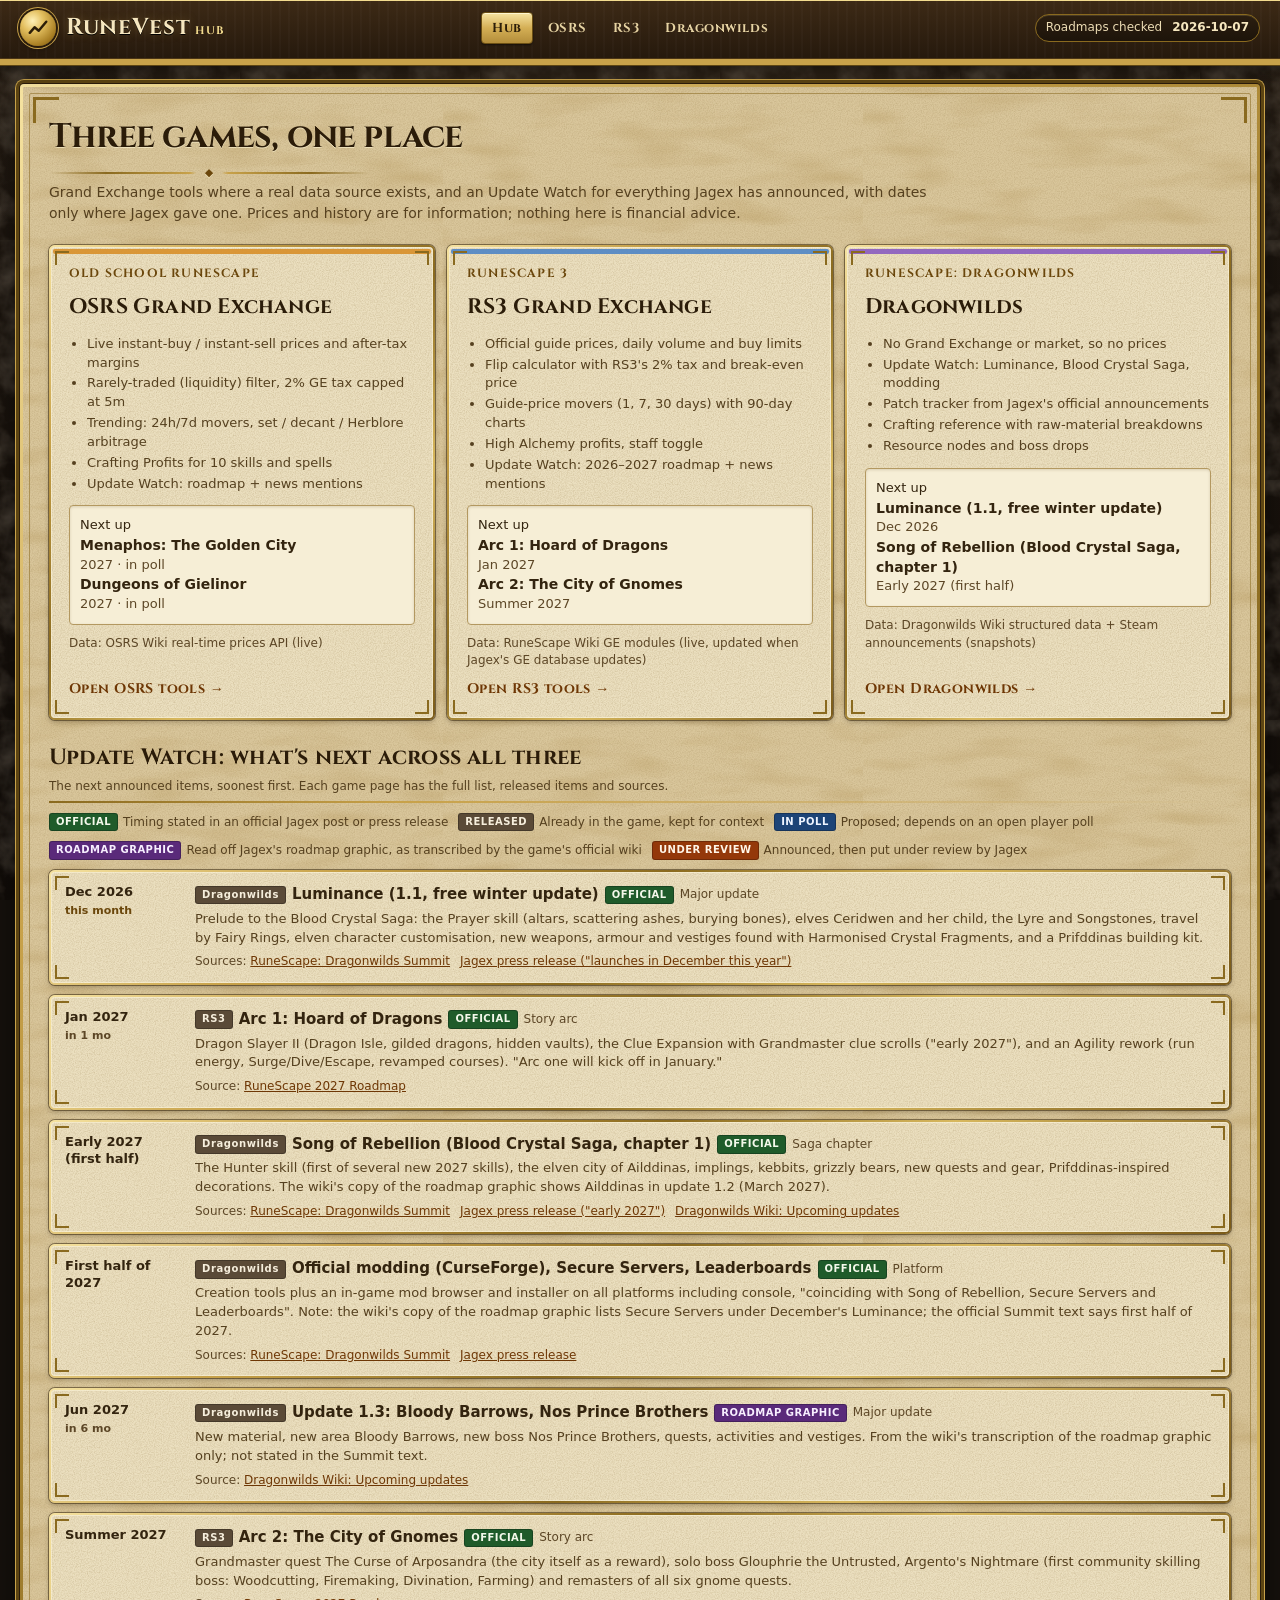
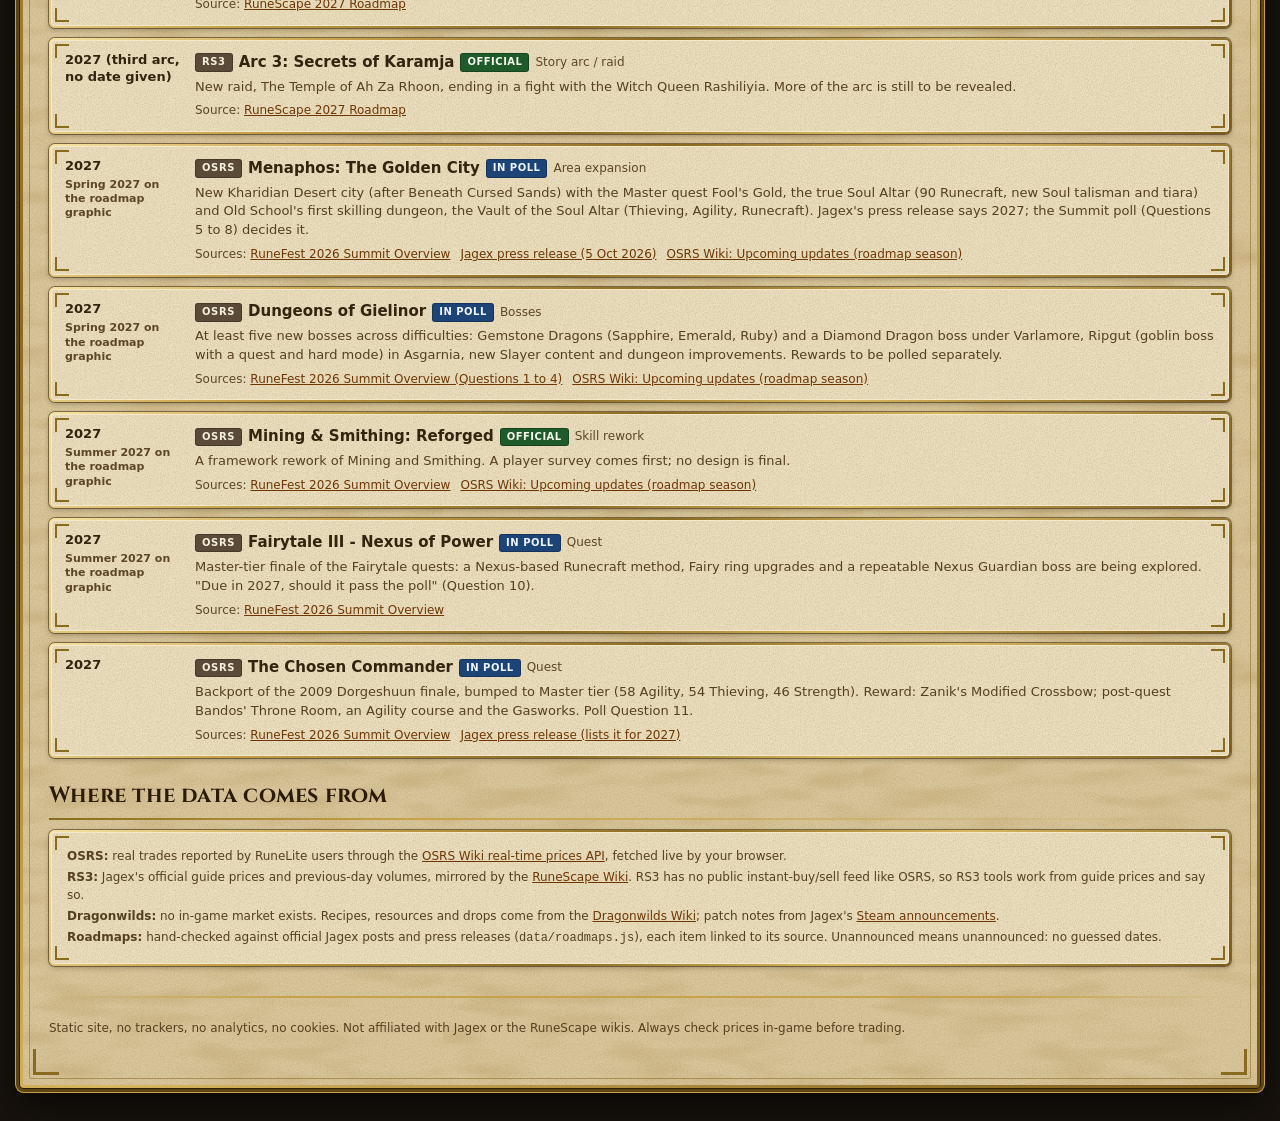
<file: index.html>
<!DOCTYPE html>
<html lang="en">
<head>
<meta charset="UTF-8">
<meta name="viewport" content="width=device-width, initial-scale=1">
<title>RuneVest · Old School RuneScape, RuneScape 3 and Dragonwilds hub</title>
<meta name="description" content="RuneVest: live OSRS Grand Exchange tools, RS3 GE guide prices and alchs, a Dragonwilds crafting reference and patch tracker, and one Update Watch for everything Jagex has announced. Not financial advice.">
<meta name="color-scheme" content="dark">
<meta name="theme-color" content="#2a1d10">
<link rel="icon" href="data:image/svg+xml,%3Csvg xmlns='http://www.w3.org/2000/svg' viewBox='0 0 32 32'%3E%3Crect width='32' height='32' rx='8' fill='%23c8a24a'/%3E%3Cpath d='M6 22l6-7 5 4 9-11' stroke='%232b1d08' stroke-width='3.2' fill='none' stroke-linecap='round' stroke-linejoin='round'/%3E%3C/svg%3E">
<link rel="canonical" href="https://molvalkor.github.io/RuneVest.Com/">
<link rel="stylesheet" href="assets/base.css">
</head>
<body data-game="hub">
<header class="top">
  <div class="wrap">
    <a class="brand" href="./" aria-label="RuneVest hub">
      <span class="logo" aria-hidden="true"><svg width="22" height="22" viewBox="0 0 32 32"><path d="M4 23l7-8 6 5 11-13" stroke="#2b1d08" stroke-width="3.6" fill="none" stroke-linecap="round" stroke-linejoin="round"/></svg></span>
      <span><b>RuneVest</b><small>HUB</small></span>
    </a>
    <nav class="games" aria-label="Games"><a href="./" aria-current="page">Hub</a><a href="osrs/">OSRS</a><a href="rs3/">RS3</a><a href="dragonwilds/">Dragonwilds</a></nav>
    <div class="status"><span class="pill static">Roadmaps checked <b id="checked" style="margin-left:4px">—</b></span></div>
  </div>
</header>

<main class="wrap">
  <section class="hero">
    <h1>Three games, one place</h1>
    <p>Grand Exchange tools where a real data source exists, and an Update Watch for everything Jagex has announced, with dates only where Jagex gave one. Prices and history are for information; nothing here is financial advice.</p>
  </section>

  <section class="gamecards" aria-label="Games">
    <a class="gamecard" href="osrs/">
      <span class="stripe" style="background:#d9902a"></span>
      <span class="eyebrow">Old School RuneScape</span>
      <h2>OSRS Grand Exchange</h2>
      <ul>
        <li>Live instant-buy / instant-sell prices and after-tax margins</li>
        <li>Rarely-traded (liquidity) filter, 2% GE tax capped at 5m</li>
        <li>Trending: 24h/7d movers, set / decant / Herblore arbitrage</li>
        <li>Crafting Profits for 10 skills and spells</li>
        <li>Update Watch: roadmap + news mentions</li>
      </ul>
      <div class="next" id="next-osrs">&nbsp;</div>
      <span class="live">Data: OSRS Wiki real-time prices API (live)</span>
      <span class="go">Open OSRS tools →</span>
    </a>
    <a class="gamecard" href="rs3/">
      <span class="stripe" style="background:#4f86c6"></span>
      <span class="eyebrow">RuneScape 3</span>
      <h2>RS3 Grand Exchange</h2>
      <ul>
        <li>Official guide prices, daily volume and buy limits</li>
        <li>Flip calculator with RS3's 2% tax and break-even price</li>
        <li>Guide-price movers (1, 7, 30 days) with 90-day charts</li>
        <li>High Alchemy profits, staff toggle</li>
        <li>Update Watch: 2026–2027 roadmap + news mentions</li>
      </ul>
      <div class="next" id="next-rs3">&nbsp;</div>
      <span class="live">Data: RuneScape Wiki GE modules (live, updated when Jagex's GE database updates)</span>
      <span class="go">Open RS3 tools →</span>
    </a>
    <a class="gamecard" href="dragonwilds/">
      <span class="stripe" style="background:#8a5cc0"></span>
      <span class="eyebrow">RuneScape: Dragonwilds</span>
      <h2>Dragonwilds</h2>
      <ul>
        <li>No Grand Exchange or market, so no prices</li>
        <li>Update Watch: Luminance, Blood Crystal Saga, modding</li>
        <li>Patch tracker from Jagex's official announcements</li>
        <li>Crafting reference with raw-material breakdowns</li>
        <li>Resource nodes and boss drops</li>
      </ul>
      <div class="next" id="next-dw">&nbsp;</div>
      <span class="live">Data: Dragonwilds Wiki structured data + Steam announcements (snapshots)</span>
      <span class="go">Open Dragonwilds →</span>
    </a>
  </section>

  <section class="sec" aria-labelledby="uw-h">
    <div class="sec-head"><div><h2 id="uw-h">Update Watch: what's next across all three</h2><p class="note">The next announced items, soonest first. Each game page has the full list, released items and sources.</p></div></div>
    <div id="legend"></div>
    <div class="rm" id="hub-upcoming"></div>
  </section>

  <section class="sec" aria-labelledby="how-h">
    <div class="sec-head"><div><h2 id="how-h">Where the data comes from</h2></div></div>
    <div class="panel">
      <p class="note" style="margin-top:0"><b>OSRS:</b> real trades reported by RuneLite users through the <a href="https://oldschool.runescape.wiki/w/RuneScape:Real-time_Prices" target="_blank" rel="noopener">OSRS Wiki real-time prices API</a>, fetched live by your browser.</p>
      <p class="note"><b>RS3:</b> Jagex's official guide prices and previous-day volumes, mirrored by the <a href="https://runescape.wiki/w/RuneScape:Grand_Exchange_Market_Watch" target="_blank" rel="noopener">RuneScape Wiki</a>. RS3 has no public instant-buy/sell feed like OSRS, so RS3 tools work from guide prices and say so.</p>
      <p class="note"><b>Dragonwilds:</b> no in-game market exists. Recipes, resources and drops come from the <a href="https://dragonwilds.runescape.wiki/" target="_blank" rel="noopener">Dragonwilds Wiki</a>; patch notes from Jagex's <a href="https://store.steampowered.com/news/app/1374490" target="_blank" rel="noopener">Steam announcements</a>.</p>
      <p class="note"><b>Roadmaps:</b> hand-checked against official Jagex posts and press releases (<code>data/roadmaps.js</code>), each item linked to its source. Unannounced means unannounced: no guessed dates.</p>
    </div>
  </section>

  <footer>
    <p>Static site, no trackers, no analytics, no cookies. Not affiliated with Jagex or the RuneScape wikis. Always check prices in-game before trading.</p>
  </footer>
</main>
<script src="data/roadmaps.js"></script>
<script src="assets/roadmap.js"></script>
<script>
'use strict';
(function () {
  const R = window.RVRoadmap; if (!R) return;
  const esc = s => String(s == null ? '' : s).replace(/[&<>"']/g, c => ({ '&': '&amp;', '<': '&lt;', '>': '&gt;', '"': '&quot;', "'": '&#39;' }[c]));
  document.getElementById('checked').textContent = R.data.checkedAt;
  for (const k of ['osrs', 'rs3', 'dw']) {
    const n = R.upcoming([k], 2), el = document.getElementById('next-' + k);
    el.innerHTML = n.length ? 'Next up' + n.map(x => `<b>${esc(x.it.title)}</b><span class="dim">${esc(R.whenLabel(x.it))}${x.it.basis !== 'official' ? ' · ' + esc({ poll: 'in poll', 'roadmap-image': 'roadmap graphic', 're-evaluation': 'under review' }[x.it.basis] || x.it.basis) : ''}</span>`).join('') : 'No upcoming items recorded.';
  }
  document.getElementById('legend').innerHTML = R.legendHTML();
  document.getElementById('hub-upcoming').innerHTML = R.upcoming(['osrs', 'rs3', 'dw'], 12).map(x => R.itemHTML(x.it, x.k, true)).join('');
})();
</script>
</body>
</html>
</file>
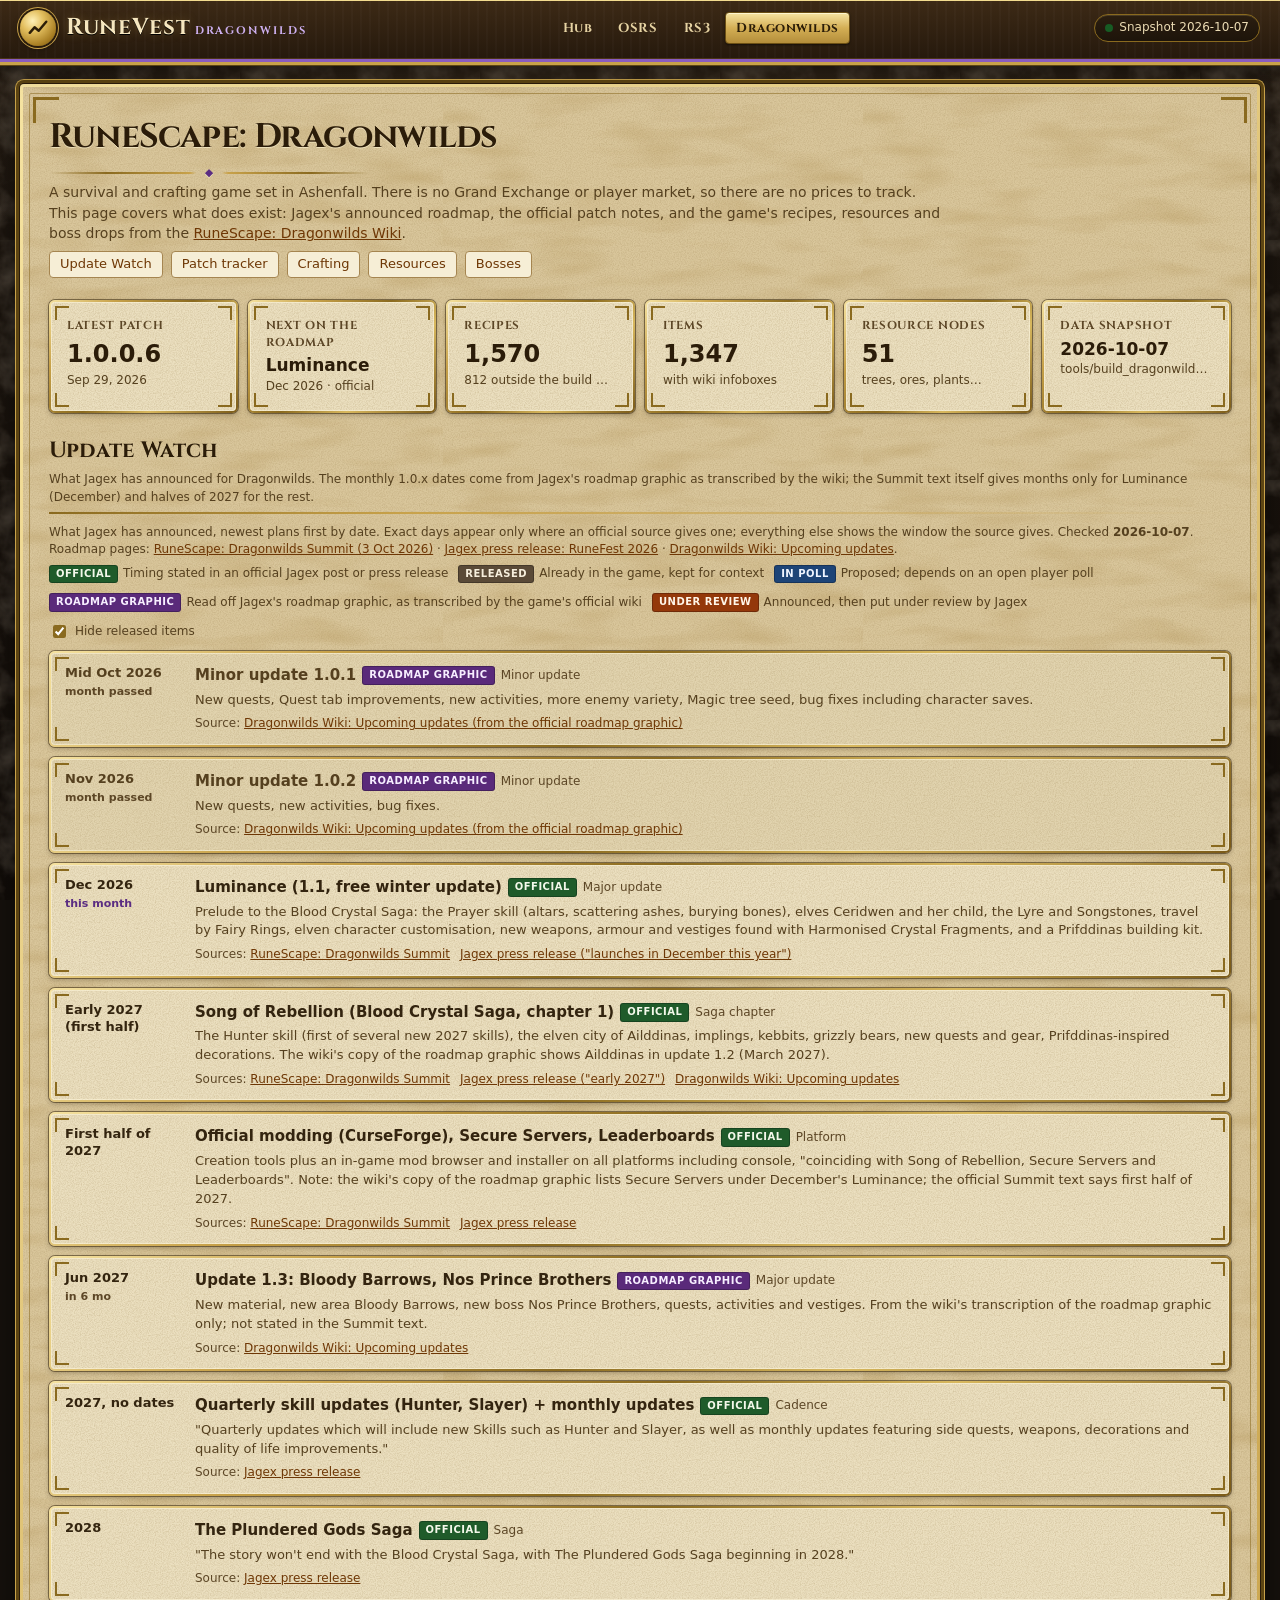
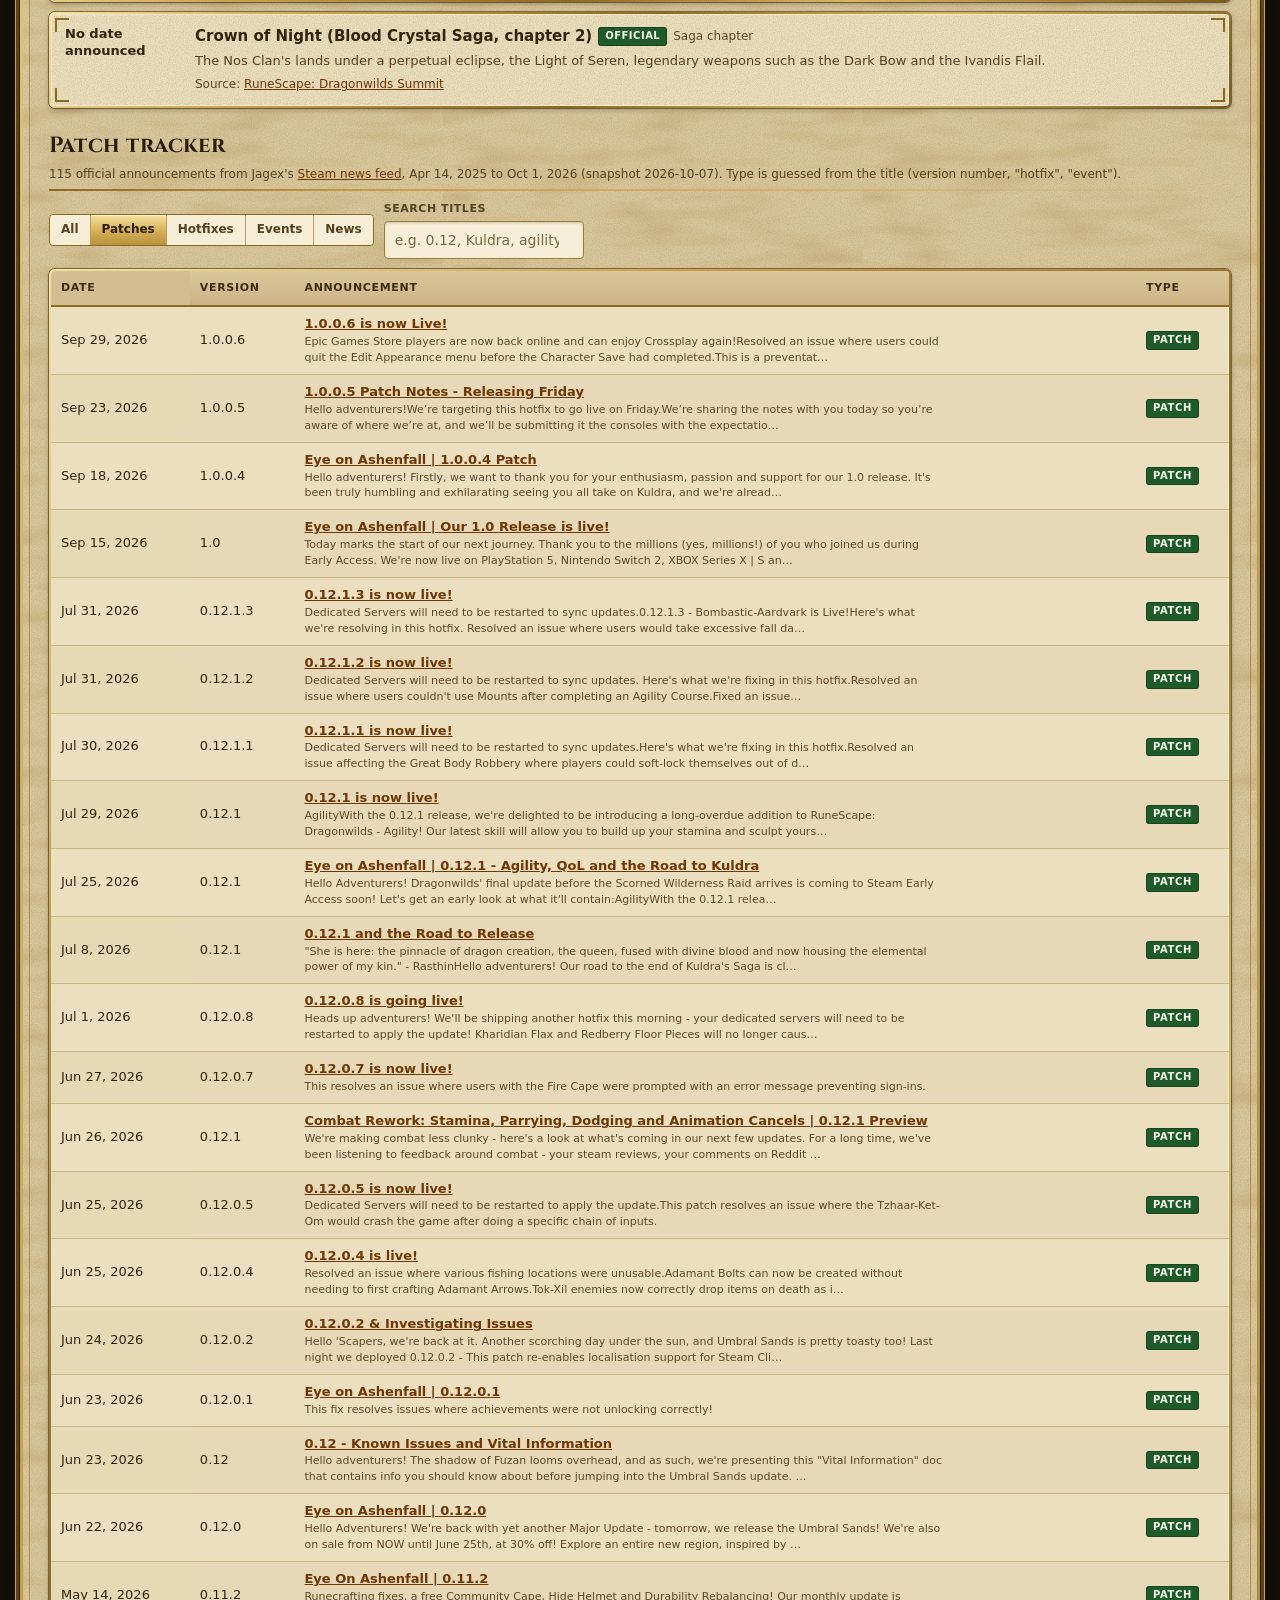
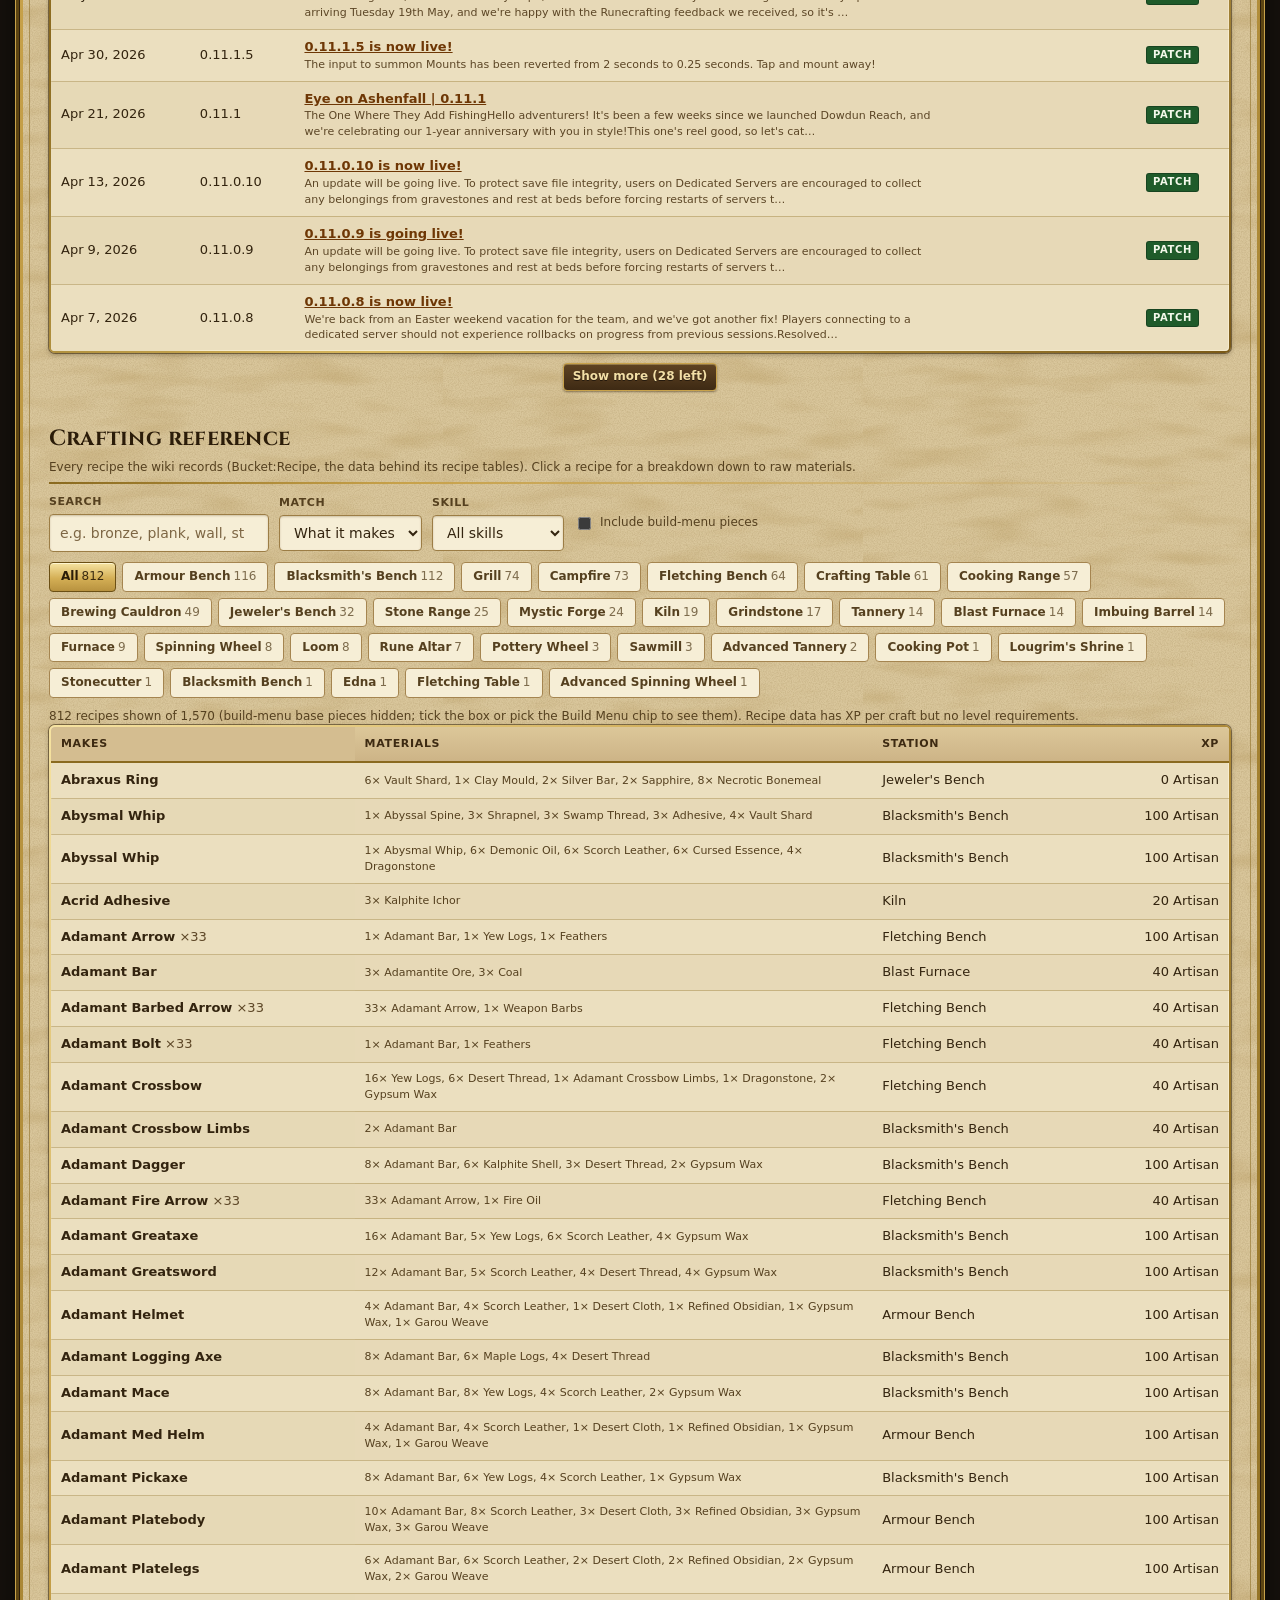
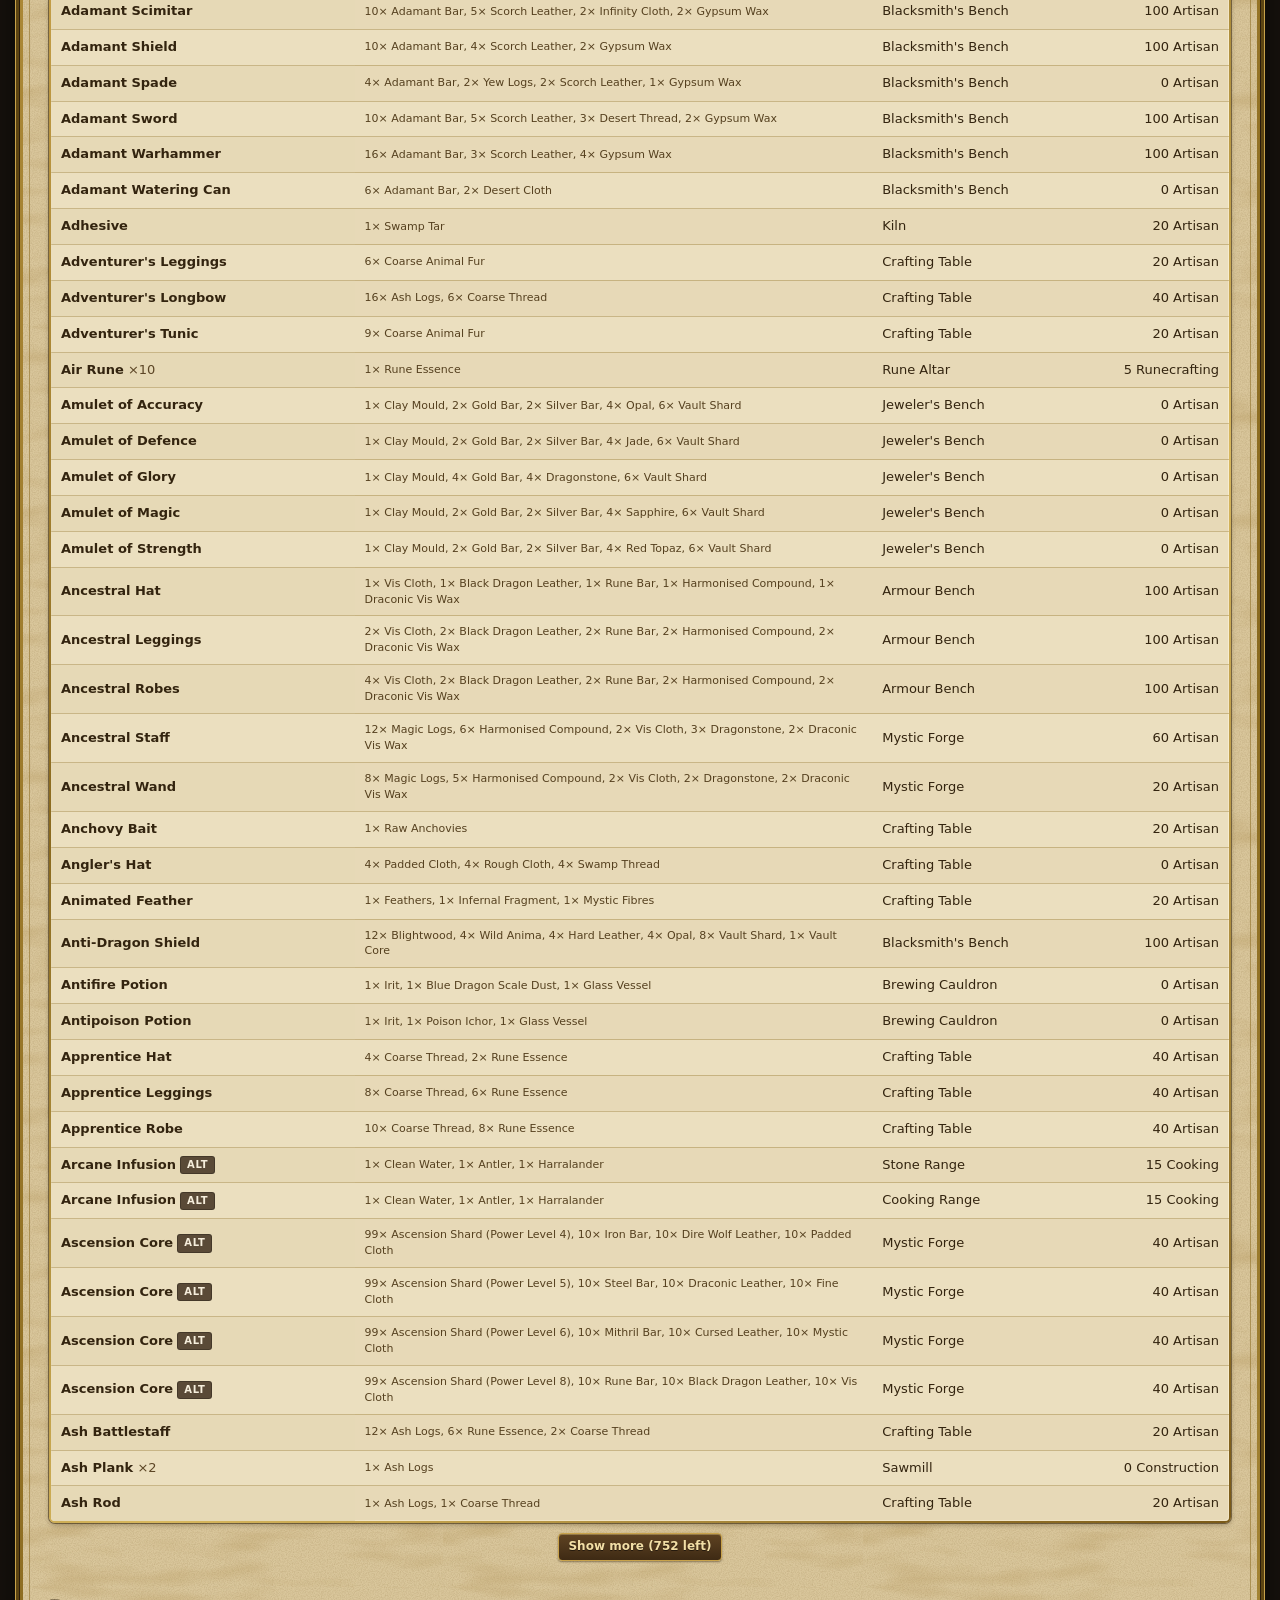
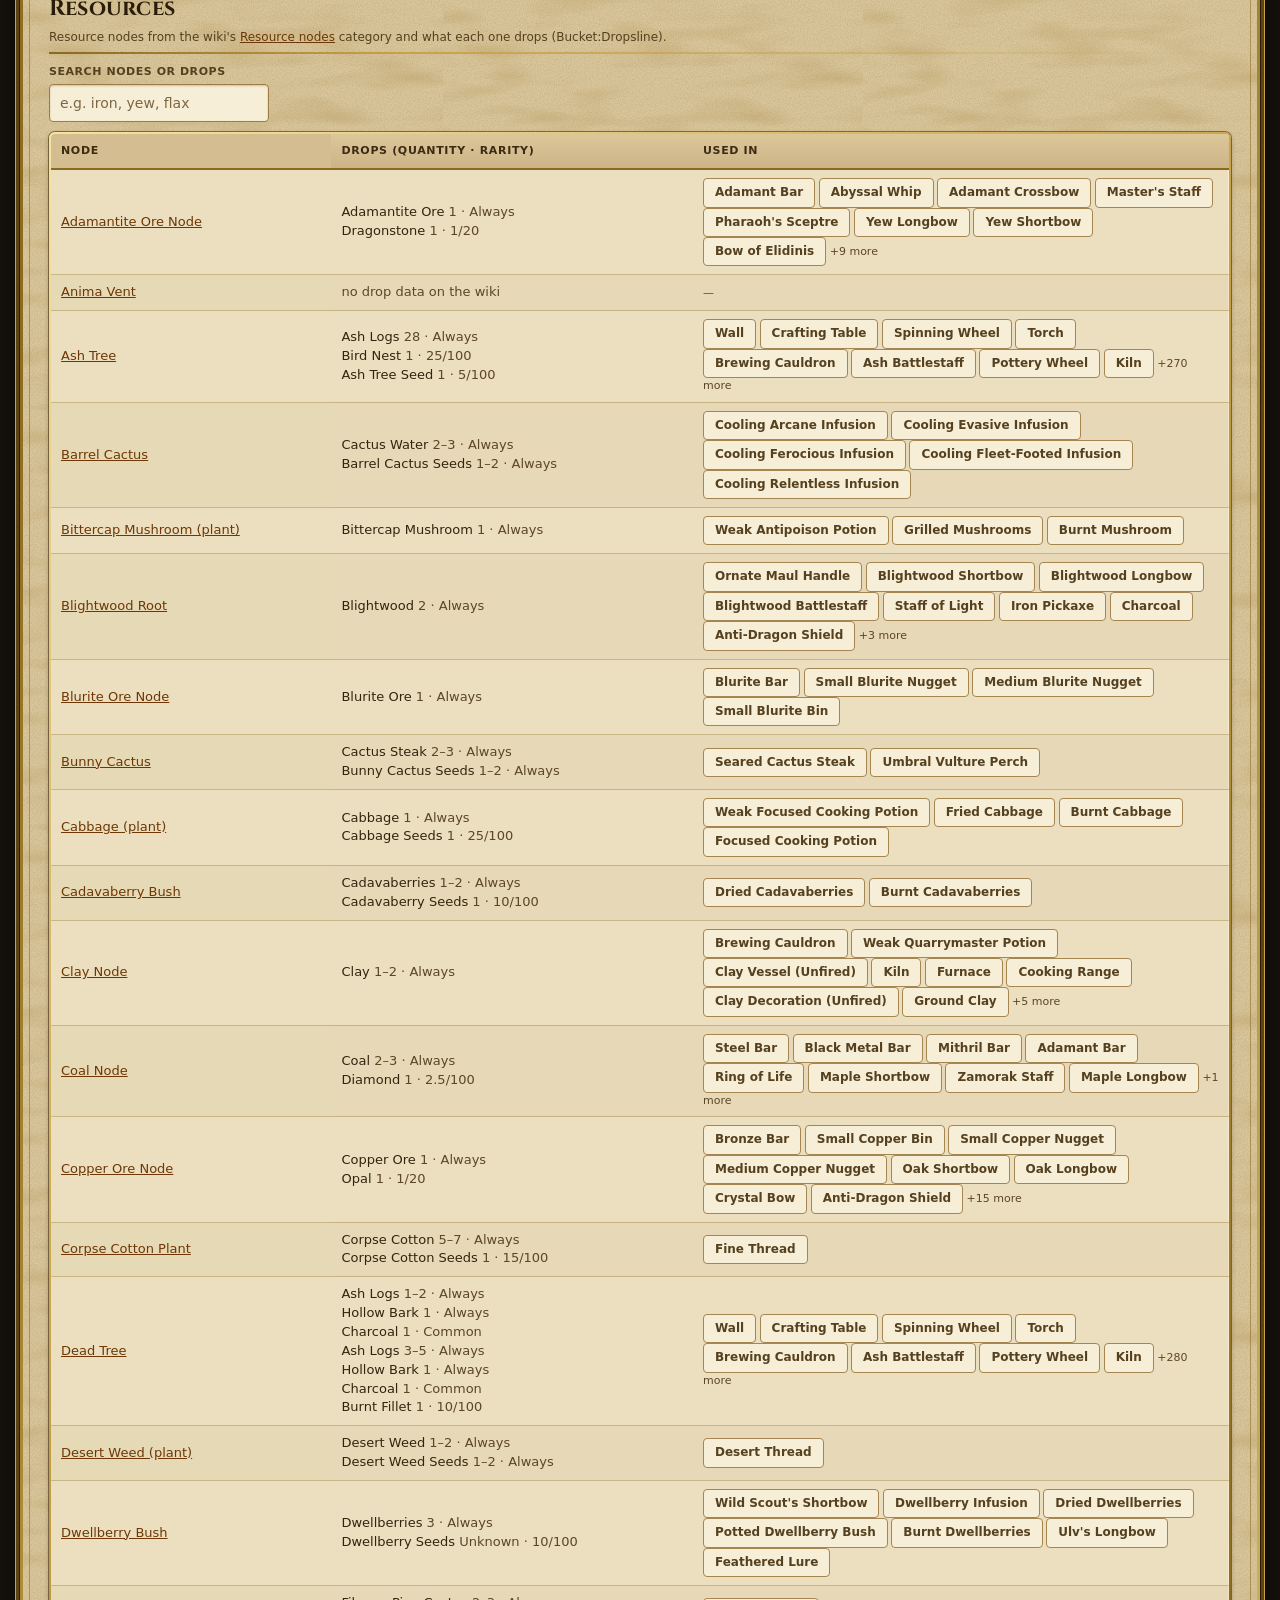
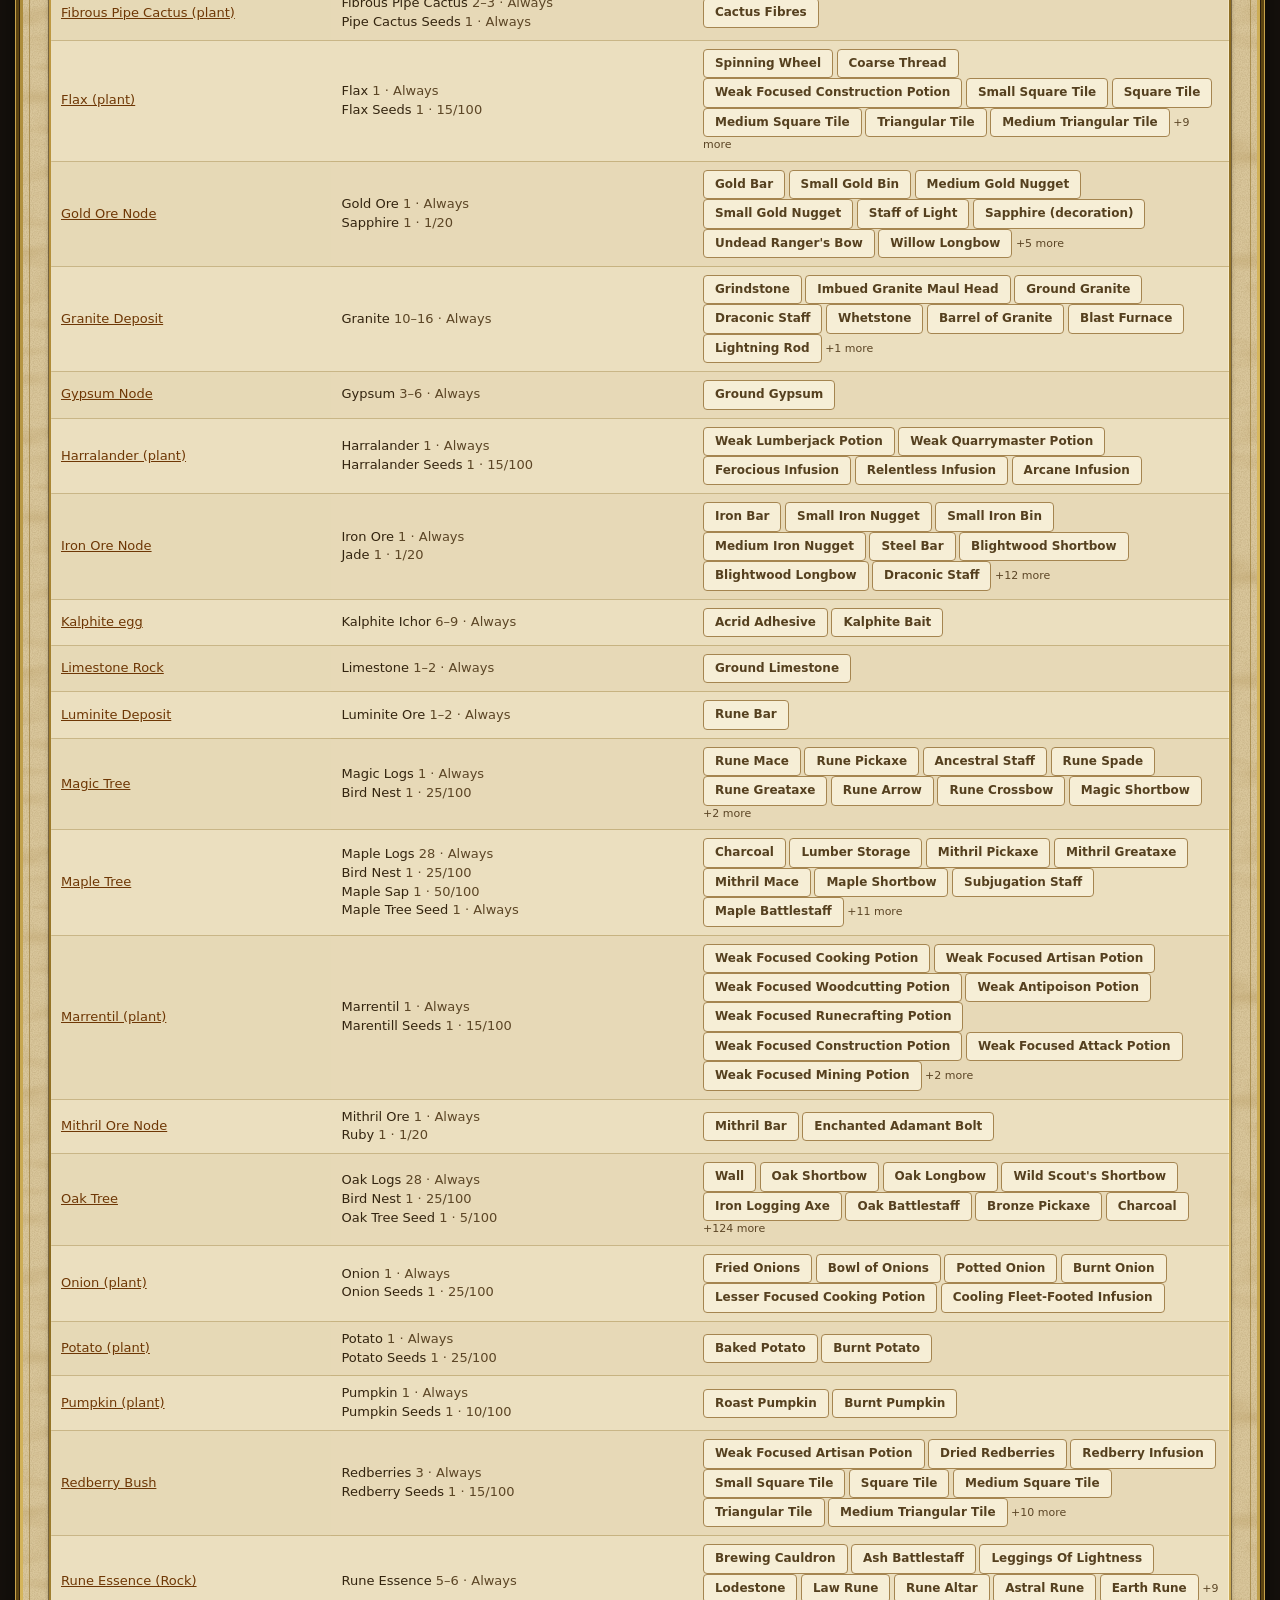
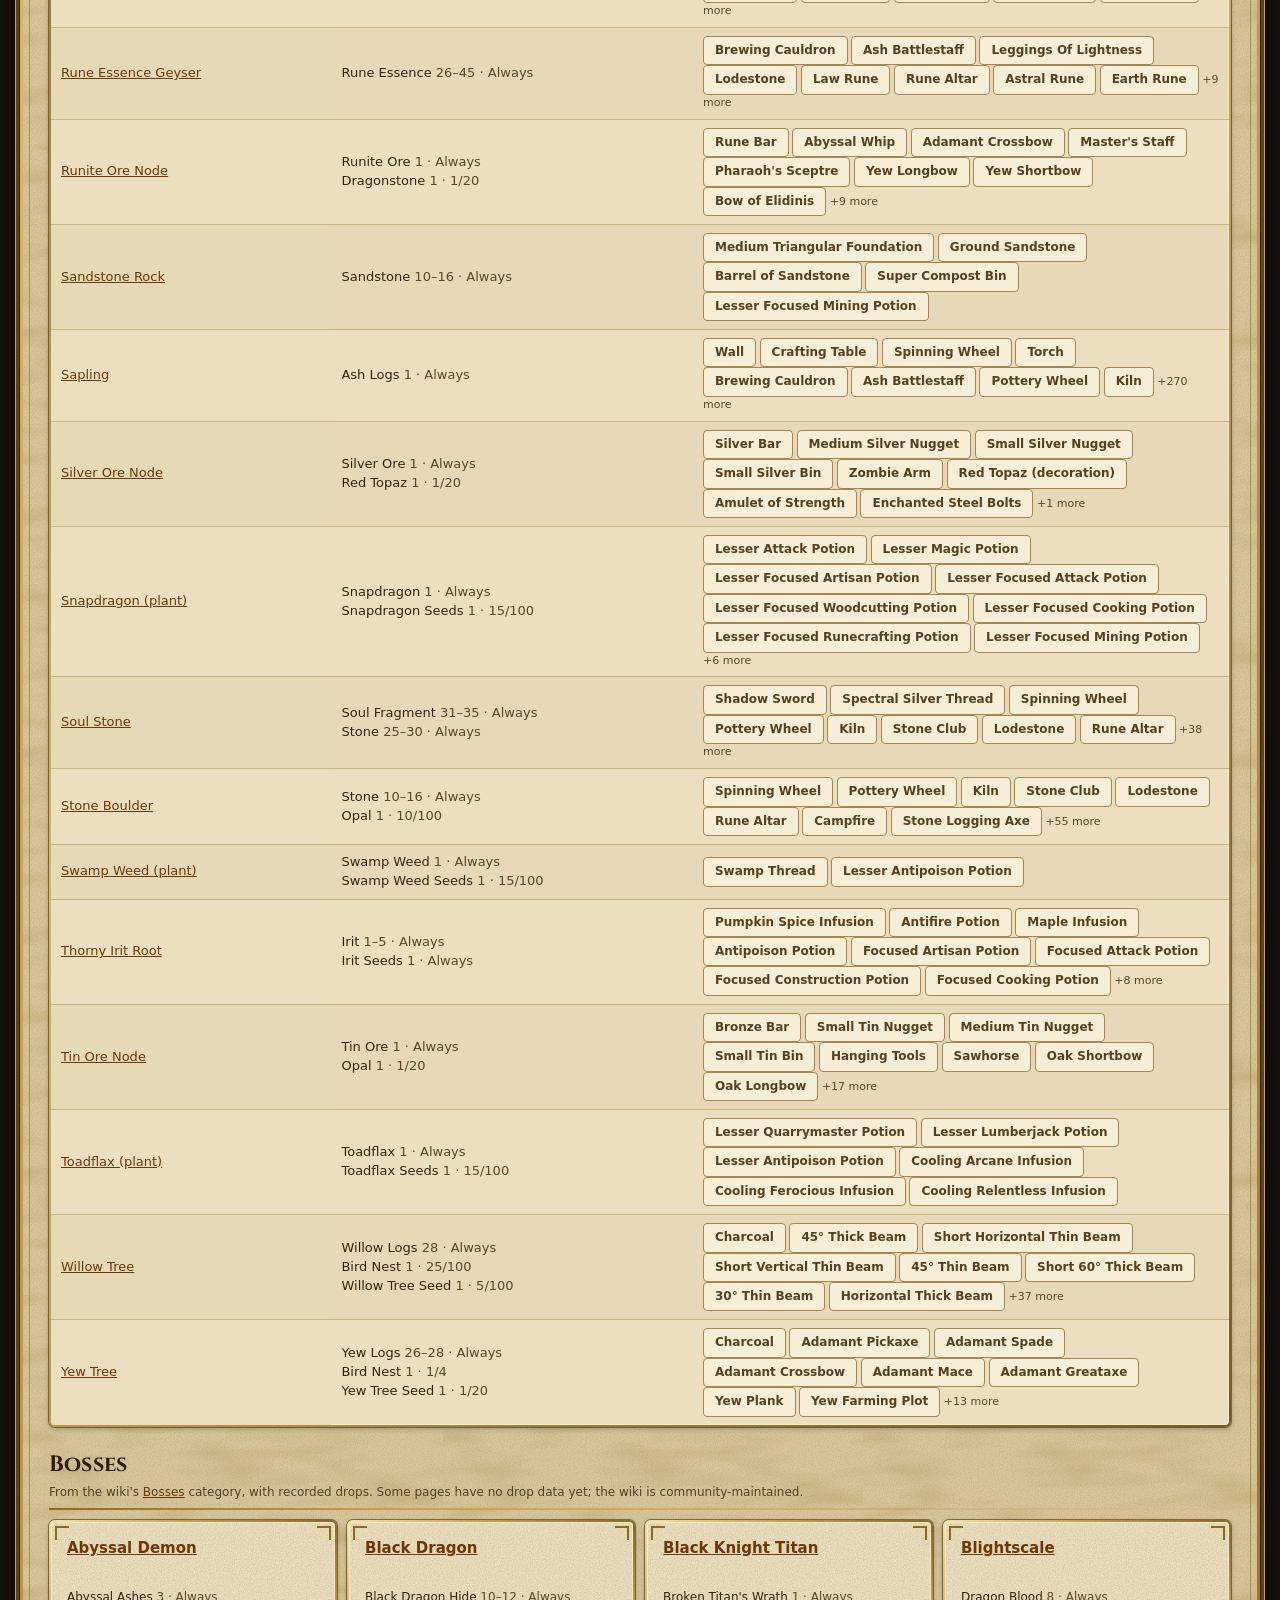
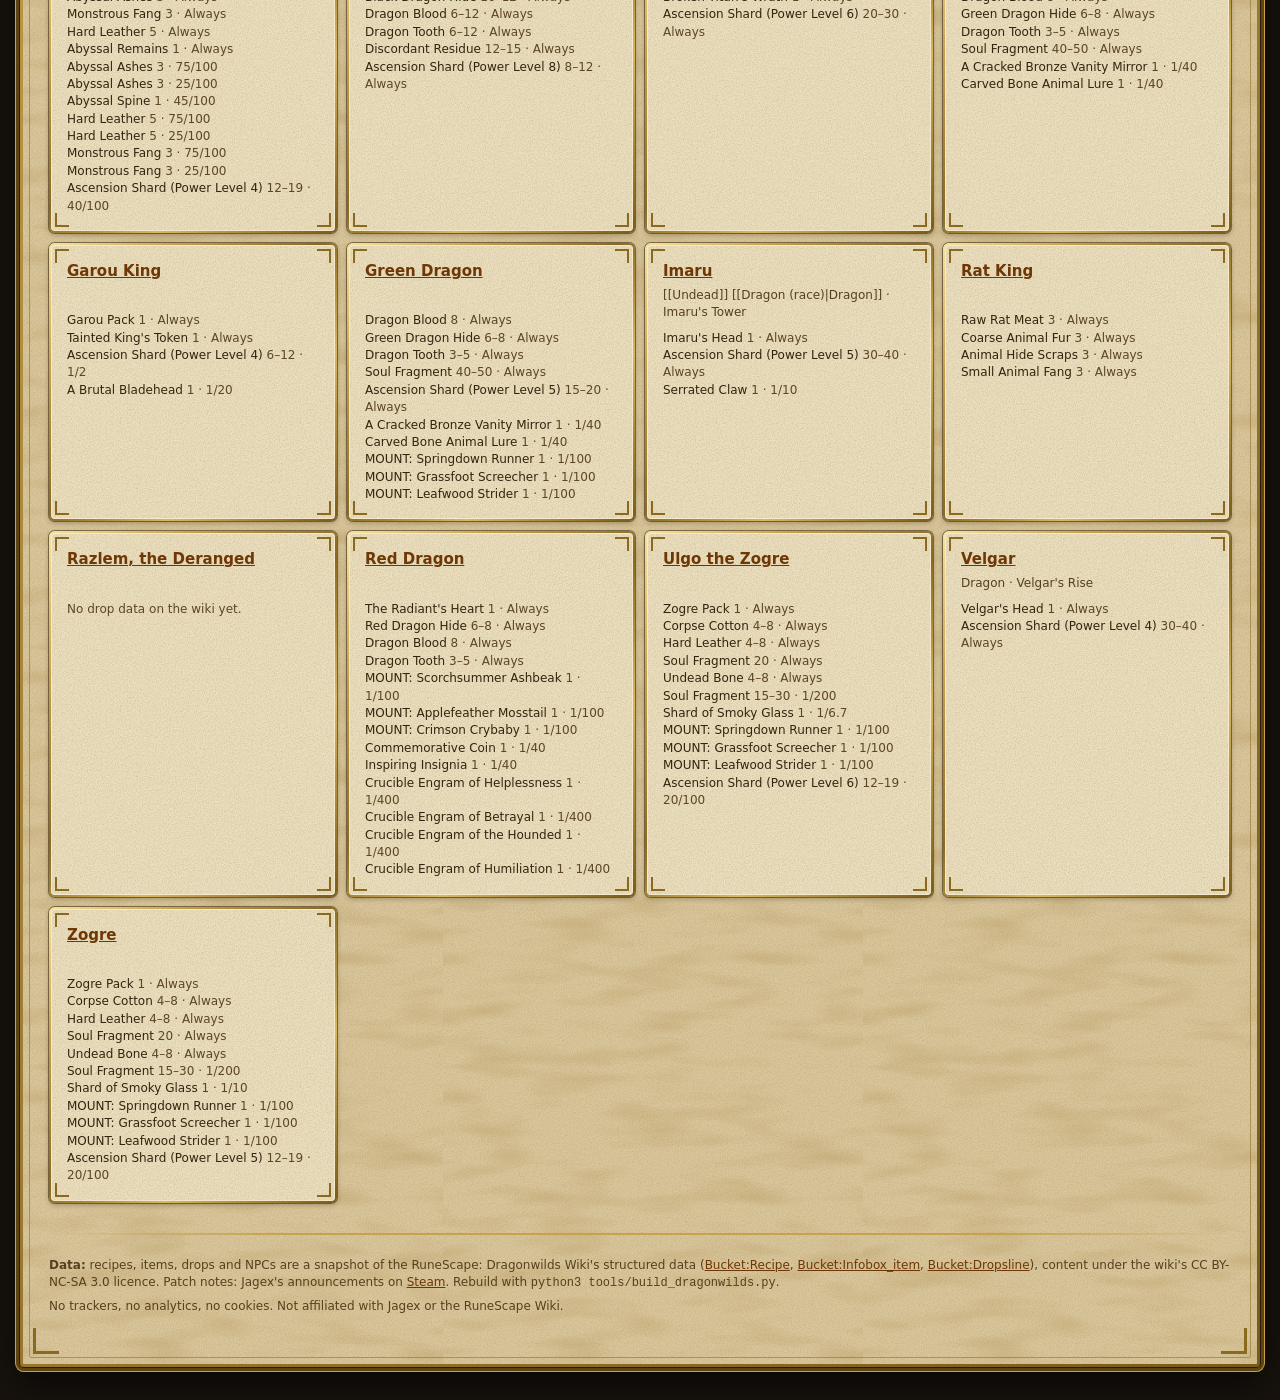
<file: dragonwilds/index.html>
<!DOCTYPE html>
<html lang="en">
<head>
<meta charset="UTF-8">
<meta name="viewport" content="width=device-width, initial-scale=1">
<title>RuneVest · RuneScape: Dragonwilds roadmap, patch tracker and crafting reference</title>
<meta name="description" content="RuneScape: Dragonwilds update roadmap from official Jagex sources, a patch tracker built from the official Steam announcements, and a searchable crafting, resource and boss-drop reference from the Dragonwilds Wiki.">
<meta name="color-scheme" content="dark">
<meta name="theme-color" content="#2a1d10">
<link rel="icon" href="data:image/svg+xml,%3Csvg xmlns='http://www.w3.org/2000/svg' viewBox='0 0 32 32'%3E%3Crect width='32' height='32' rx='8' fill='%23c8a24a'/%3E%3Cpath d='M6 22l6-7 5 4 9-11' stroke='%232b1d08' stroke-width='3.2' fill='none' stroke-linecap='round' stroke-linejoin='round'/%3E%3C/svg%3E">
<link rel="stylesheet" href="../assets/base.css">
</head>
<body data-game="dw">
<header class="top">
  <div class="wrap">
    <a class="brand" href="../" aria-label="RuneVest hub">
      <span class="logo" aria-hidden="true"><svg width="22" height="22" viewBox="0 0 32 32"><path d="M4 23l7-8 6 5 11-13" stroke="#2b1d08" stroke-width="3.6" fill="none" stroke-linecap="round" stroke-linejoin="round"/></svg></span>
      <span><b>RuneVest</b><small>DRAGONWILDS</small></span>
    </a>
    <nav class="games" aria-label="Games"><a href="../">Hub</a><a href="../osrs/">OSRS</a><a href="../rs3/">RS3</a><a href="./" aria-current="page">Dragonwilds</a></nav>
    <div class="status"><span class="pill static" id="st-pill"><span class="dot ok"></span><span id="st-text">Snapshot</span></span></div>
  </div>
</header>

<main class="wrap">
  <section class="hero">
    <h1>RuneScape: Dragonwilds</h1>
    <p>A survival and crafting game set in Ashenfall. There is no Grand Exchange or player market, so there are no prices to track. This page covers what does exist: Jagex's announced roadmap, the official patch notes, and the game's recipes, resources and boss drops from the <a href="https://dragonwilds.runescape.wiki/" target="_blank" rel="noopener">RuneScape: Dragonwilds Wiki</a>.</p>
    <nav class="jump" aria-label="Sections"><a href="#update-watch">Update Watch</a><a href="#patches">Patch tracker</a><a href="#crafting">Crafting</a><a href="#resources">Resources</a><a href="#bosses">Bosses</a></nav>
  </section>

  <section class="metrics" aria-label="Key numbers">
    <div class="panel metric"><div class="k">Latest patch</div><div class="v" id="m-patch">—</div><div class="s" id="m-patch-s">&nbsp;</div></div>
    <div class="panel metric"><div class="k">Next on the roadmap</div><div class="v" id="m-next" style="font-size:17px">—</div><div class="s" id="m-next-s">&nbsp;</div></div>
    <div class="panel metric"><div class="k">Recipes</div><div class="v" id="m-rec">—</div><div class="s" id="m-rec-s">&nbsp;</div></div>
    <div class="panel metric"><div class="k">Items</div><div class="v" id="m-items">—</div><div class="s">with wiki infoboxes</div></div>
    <div class="panel metric"><div class="k">Resource nodes</div><div class="v" id="m-nodes">—</div><div class="s">trees, ores, plants…</div></div>
    <div class="panel metric"><div class="k">Data snapshot</div><div class="v" id="m-built" style="font-size:17px">—</div><div class="s">tools/build_dragonwilds.py</div></div>
  </section>

  <section class="sec" id="update-watch" aria-labelledby="uw-h">
    <div class="sec-head"><div><h2 id="uw-h">Update Watch</h2><p class="note">What Jagex has announced for Dragonwilds. The monthly 1.0.x dates come from Jagex's roadmap graphic as transcribed by the wiki; the Summit text itself gives months only for Luminance (December) and halves of 2027 for the rest.</p></div></div>
    <div id="dw-roadmap"></div>
  </section>

  <section class="sec" id="patches" aria-labelledby="pt-h">
    <div class="sec-head"><div><h2 id="pt-h">Patch tracker</h2><p class="note" id="pt-note">Official announcements posted by Jagex to the game's Steam news feed.</p></div></div>
    <div class="controls">
      <div class="seg" role="group" aria-label="Type"><button data-pk="all" aria-pressed="false">All</button><button data-pk="patch" aria-pressed="true">Patches</button><button data-pk="hotfix" aria-pressed="false">Hotfixes</button><button data-pk="event" aria-pressed="false">Events</button><button data-pk="news" aria-pressed="false">News</button></div>
      <div class="field" style="min-width:200px"><label for="pt-search">Search titles</label><input id="pt-search" type="search" placeholder="e.g. 0.12, Kuldra, agility" autocomplete="off"></div>
    </div>
    <div class="tbl-wrap"><table id="tbl-pt"><thead><tr><th class="sticky">Date</th><th>Version</th><th>Announcement</th><th>Type</th></tr></thead><tbody></tbody></table></div>
    <div class="more"><button class="btn sm" id="pt-more" type="button" hidden>Show more</button></div>
  </section>

  <section class="sec" id="crafting" aria-labelledby="cr-h">
    <div class="sec-head"><div><h2 id="cr-h">Crafting reference</h2><p class="note">Every recipe the wiki records (Bucket:Recipe, the data behind its recipe tables). Click a recipe for a breakdown down to raw materials.</p></div></div>
    <div class="controls">
      <div class="field" style="min-width:220px"><label for="cr-search">Search</label><input id="cr-search" type="search" placeholder="e.g. bronze, plank, wall, stew" autocomplete="off"></div>
      <div class="field"><label for="cr-mode">Match</label><select id="cr-mode"><option value="out">What it makes</option><option value="in">What it uses</option><option value="any">Either</option></select></div>
      <div class="field"><label for="cr-skill">Skill</label><select id="cr-skill"><option value="">All skills</option></select></div>
      <label class="chk"><input type="checkbox" id="cr-build"> Include build-menu pieces</label>
    </div>
    <div class="chips" id="cr-chips" role="group" aria-label="Crafting station"></div>
    <p class="note" id="cr-note">&nbsp;</p>
    <div class="tbl-wrap"><table id="tbl-cr"><thead><tr><th class="sticky">Makes</th><th>Materials</th><th>Station</th><th class="n">XP</th></tr></thead><tbody></tbody></table></div>
    <div class="more"><button class="btn sm" id="cr-more" type="button" hidden>Show more</button></div>
  </section>

  <section class="sec" id="resources" aria-labelledby="rs-h">
    <div class="sec-head"><div><h2 id="rs-h">Resources</h2><p class="note">Resource nodes from the wiki's <a href="https://dragonwilds.runescape.wiki/w/Category:Resource_nodes" target="_blank" rel="noopener">Resource nodes</a> category and what each one drops (Bucket:Dropsline).</p></div></div>
    <div class="controls"><div class="field" style="min-width:220px"><label for="rs-search">Search nodes or drops</label><input id="rs-search" type="search" placeholder="e.g. iron, yew, flax" autocomplete="off"></div></div>
    <div class="tbl-wrap"><table id="tbl-rs"><thead><tr><th class="sticky">Node</th><th>Drops (quantity · rarity)</th><th>Used in</th></tr></thead><tbody></tbody></table></div>
  </section>

  <section class="sec" id="bosses" aria-labelledby="bs-h">
    <div class="sec-head"><div><h2 id="bs-h">Bosses</h2><p class="note">From the wiki's <a href="https://dragonwilds.runescape.wiki/w/Category:Bosses" target="_blank" rel="noopener">Bosses</a> category, with recorded drops. Some pages have no drop data yet; the wiki is community-maintained.</p></div></div>
    <div class="grid" id="boss-grid"></div>
  </section>

  <footer>
    <p><b>Data:</b> recipes, items, drops and NPCs are a snapshot of the RuneScape: Dragonwilds Wiki's structured data (<a href="https://dragonwilds.runescape.wiki/w/Bucket:Recipe" target="_blank" rel="noopener">Bucket:Recipe</a>, <a href="https://dragonwilds.runescape.wiki/w/Bucket:Infobox_item" target="_blank" rel="noopener">Bucket:Infobox_item</a>, <a href="https://dragonwilds.runescape.wiki/w/Bucket:Dropsline" target="_blank" rel="noopener">Bucket:Dropsline</a>), content under the wiki's CC BY-NC-SA 3.0 licence. Patch notes: Jagex's announcements on <a href="https://store.steampowered.com/news/app/1374490" target="_blank" rel="noopener">Steam</a>. Rebuild with <code>python3 tools/build_dragonwilds.py</code>.</p>
    <p>No trackers, no analytics, no cookies. Not affiliated with Jagex or the RuneScape Wiki.</p>
  </footer>
</main>

<dialog id="rc-modal" aria-labelledby="rc-name">
  <div class="mhead">
    <div><h2 id="rc-name">Recipe</h2><div class="note" id="rc-sub"></div></div>
    <div style="display:flex;gap:6px;align-items:center"><label class="note" for="rc-qty" style="margin:0">Make</label><input id="rc-qty" type="number" min="1" value="1" inputmode="numeric" style="width:70px;background:var(--bg);border:1px solid var(--line);border-radius:8px;padding:4px 6px"><button class="btn sm" id="rc-close" type="button" aria-label="Close">✕</button></div>
  </div>
  <div class="mbody" id="rc-body"></div>
</dialog>

<script src="../data/dragonwilds.js"></script>
<script src="../data/roadmaps.js"></script>
<script src="../assets/roadmap.js"></script>
<script>
'use strict';
const DW = window.RV_DW || { recipes: [], items: {}, bosses: [], nodes: [], news: [], sources: {} };
const $ = s => document.querySelector(s);
const NF = new Intl.NumberFormat('en-US');
const fmt = n => (n == null || !isFinite(n)) ? '—' : NF.format(Math.round(n * 100) / 100);
const esc = s => String(s == null ? '' : s).replace(/[&<>"']/g, c => ({ '&': '&amp;', '<': '&lt;', '>': '&gt;', '"': '&quot;', "'": '&#39;' }[c]));
const wiki = n => DW.wiki + encodeURIComponent(String(n).replace(/ /g, '_'));
const link = n => `<a href="${wiki(n)}" target="_blank" rel="noopener">${esc(n)}</a>`;
const fmtDate = s => { const [y, m, d] = s.split('-').map(Number); return new Date(y, m - 1, d).toLocaleDateString('en-US', { month: 'short', day: 'numeric', year: 'numeric' }); };

// recipes by output; uses by material
const BY_OUT = new Map(), USES = new Map();
DW.recipes.forEach((r, k) => { r.k = k; if (!BY_OUT.has(r.out)) BY_OUT.set(r.out, []); BY_OUT.get(r.out).push(r); for (const [m] of r.mats) { if (!USES.has(m)) USES.set(m, new Set()); USES.get(m).add(r.out); } });

/* ---------- metrics ---------- */
function metrics() {
  const patch = DW.news.find(n => n.kind === 'patch' && n.version) || DW.news[0];
  if (patch) { $('#m-patch').textContent = patch.version || '—'; $('#m-patch-s').textContent = fmtDate(patch.date); }
  const nx = window.RVRoadmap ? RVRoadmap.upcoming(['dw'], 1)[0] : null;
  if (nx) { $('#m-next').textContent = nx.it.title.replace(/ \(.*\)$/, ''); $('#m-next-s').textContent = RVRoadmap.whenLabel(nx.it) + ' · ' + ({ official: 'official', 'roadmap-image': 'roadmap graphic' }[nx.it.basis] || nx.it.basis); }
  $('#m-rec').textContent = fmt(DW.recipes.length); $('#m-rec-s').textContent = fmt(DW.recipes.filter(r => r.fac !== 'Build Menu').length) + ' outside the build menu';
  $('#m-items').textContent = fmt(Object.keys(DW.items).length);
  $('#m-nodes').textContent = fmt(DW.nodes.length);
  $('#m-built').textContent = DW.builtAt ? DW.builtAt.slice(0, 10) : '—';
  $('#st-text').textContent = 'Snapshot ' + (DW.builtAt ? DW.builtAt.slice(0, 10) : '');
}

/* ---------- patch tracker ---------- */
let ptKind = 'patch', ptShown = 25;
function renderPatches() {
  const q = $('#pt-search').value.trim().toLowerCase();
  const rows = DW.news.filter(n => (ptKind === 'all' || n.kind === ptKind) && (!q || n.title.toLowerCase().includes(q)));
  const tag = { patch: '<span class="tag">PATCH</span>', hotfix: '<span class="tag warn">HOTFIX</span>', event: '<span class="tag blue">EVENT</span>', news: '<span class="tag gray">NEWS</span>' };
  $('#pt-note').innerHTML = `${fmt(DW.news.length)} official announcements from Jagex's <a href="${esc(DW.sources.news)}" target="_blank" rel="noopener">Steam news feed</a>, ${esc(DW.news.length ? fmtDate(DW.news[DW.news.length - 1].date) : '')} to ${esc(DW.news.length ? fmtDate(DW.news[0].date) : '')} (snapshot ${esc((DW.builtAt || '').slice(0, 10))}). Type is guessed from the title (version number, "hotfix", "event").`;
  $('#tbl-pt tbody').innerHTML = rows.slice(0, ptShown).map(n => `<tr>
    <td class="sticky" style="white-space:nowrap">${esc(fmtDate(n.date))}</td><td class="mono">${esc(n.version || '')}</td>
    <td style="white-space:normal;min-width:260px"><a href="${esc(n.url)}" target="_blank" rel="noopener" style="font-weight:600">${esc(n.title)}</a><div class="dim" style="font-size:11px;max-width:640px">${esc(n.excerpt.slice(0, 200))}${n.excerpt.length > 200 ? '…' : ''}</div></td>
    <td>${tag[n.kind] || ''}</td></tr>`).join('') || '<tr><td colspan="4" class="empty">No announcements match.</td></tr>';
  const more = $('#pt-more'); more.hidden = rows.length <= ptShown; more.textContent = 'Show more (' + fmt(rows.length - ptShown) + ' left)';
}

/* ---------- crafting ---------- */
let crFac = 'all', crShown = 60;
const matsTxt = r => r.mats.map(([m, q]) => `<span class="q">${fmt(q)}×</span> ${esc(m)}`).join(', ');
function crRows() {
  const q = $('#cr-search').value.trim().toLowerCase(), mode = $('#cr-mode').value, sk = $('#cr-skill').value, build = $('#cr-build').checked;
  return DW.recipes.filter(r => {
    if (!build && r.fac === 'Build Menu' && crFac !== 'Build Menu') return false;
    if (sk && !r.skills.some(s => s[0] === sk)) return false;
    if (!q) return true;
    const o = r.out.toLowerCase().includes(q), i = r.mats.some(([m]) => m.toLowerCase().includes(q));
    return mode === 'out' ? o : mode === 'in' ? i : (o || i);
  });
}
function renderCraft() {
  const base = crRows();
  const cnt = {}; base.forEach(r => cnt[r.fac] = (cnt[r.fac] || 0) + 1);
  const facs = Object.entries(cnt).sort((a, b) => b[1] - a[1]);
  $('#cr-chips').innerHTML = `<button class="chip" data-fac="all" aria-pressed="${crFac === 'all'}">All<span class="cnt">${fmt(base.length)}</span></button>` + facs.map(([f, c]) => `<button class="chip" data-fac="${esc(f)}" aria-pressed="${crFac === f}">${esc(f || 'Unknown')}<span class="cnt">${fmt(c)}</span></button>`).join('');
  const rows = base.filter(r => crFac === 'all' || r.fac === crFac).sort((a, b) => a.out.localeCompare(b.out));
  $('#cr-note').innerHTML = `${fmt(rows.length)} recipes shown of ${fmt(DW.recipes.length)}${$('#cr-build').checked ? '' : ' (build-menu base pieces hidden; tick the box or pick the Build Menu chip to see them)'}. Recipe data has XP per craft but no level requirements.`;
  $('#tbl-cr tbody').innerHTML = rows.slice(0, crShown).map(r => `<tr>
    <td class="name sticky"><button type="button" data-rc="${r.k}">${esc(r.out)}</button>${r.qty !== 1 ? ` <span class="dim">×${fmt(r.qty)}</span>` : ''}${(BY_OUT.get(r.out) || []).length > 1 ? ' <span class="tag gray" title="This item has more than one recipe">ALT</span>' : ''}</td>
    <td class="cr-legs">${matsTxt(r)}</td><td>${esc(r.fac)}</td>
    <td class="n">${r.skills.filter(s => s[1] != null).map(s => fmt(s[1]) + ' ' + esc(s[0])).join('<br>') || '<span class="dim">—</span>'}</td></tr>`).join('') || '<tr><td colspan="4" class="empty">No recipes match.</td></tr>';
  const more = $('#cr-more'); more.hidden = rows.length <= crShown; more.textContent = 'Show more (' + fmt(rows.length - crShown) + ' left)';
}
// Expand a recipe down to raw materials. Uses the first wiki recipe for each intermediate.
function expand(r, crafts, path, raw) {
  const html = r.mats.map(([m, q]) => {
    const need = q * crafts, sub = BY_OUT.get(m);
    if (sub && sub.length && !path.has(m) && path.size < 8) {
      const s = sub[0], n = Math.ceil(need / s.qty);
      const p2 = new Set(path); p2.add(m);
      return `<li><span class="q">${fmt(need)}×</span> ${link(m)} <span class="fac">make ${fmt(n)}× at ${esc(s.fac)}${sub.length > 1 ? ` · 1 of ${sub.length} recipes` : ''}</span><ul>${expand(s, n, p2, raw)}</ul></li>`;
    }
    raw.set(m, (raw.get(m) || 0) + need);
    return `<li><span class="q">${fmt(need)}×</span> ${link(m)} <span class="fac">raw</span></li>`;
  }).join('');
  return html;
}
let rcCur = null;
function openRecipe(k) {
  const r = DW.recipes[k]; if (!r) return; rcCur = r;
  const qty = Math.max(1, parseInt($('#rc-qty').value, 10) || 1), crafts = Math.ceil(qty / r.qty);
  const it = DW.items[r.out] || {};
  $('#rc-name').textContent = r.out;
  $('#rc-sub').textContent = [it.type, r.fac, r.skills.map(s => s[0] + (s[1] != null ? ' ' + s[1] + ' XP' : '')).join(', ')].filter(Boolean).join(' · ');
  const raw = new Map(), tree = expand(r, crafts, new Set([r.out]), raw);
  const alts = (BY_OUT.get(r.out) || []).filter(x => x !== r);
  const usedIn = [...(USES.get(r.out) || [])].sort();
  const stats = ['weight', 'stacklimit', 'health', 'sustenance', 'hydration', 'durability'].filter(x => it[x] != null).map(x => `<div class="box"><div class="k">${x}</div><div class="v" style="font-size:16px">${esc(it[x])}</div></div>`).join('');
  $('#rc-body').innerHTML = `${it.desc ? `<p class="note" style="margin-top:0">“${esc(it.desc)}”</p>` : ''}
    ${stats ? `<div class="mgrid" style="margin-bottom:10px">${stats}</div>` : ''}
    <h3>${fmt(crafts)} craft${crafts > 1 ? 's' : ''} at ${esc(r.fac)} → ${fmt(crafts * r.qty)}× ${esc(r.out)}</h3>
    <div class="tree" style="margin-top:6px"><ul>${tree}</ul></div>
    <h3 style="margin-top:14px">Raw materials in total</h3>
    <p class="note">${[...raw.entries()].sort((a, b) => b[1] - a[1]).map(([m, q]) => `<span class="q" style="color:var(--gold2);font-weight:700">${fmt(q)}×</span> ${link(m)}`).join(' · ')}</p>
    <p class="note">Intermediates use the first recipe the wiki lists; quantities round up to whole crafts.</p>
    ${alts.length ? `<h3 style="margin-top:14px">Other recipes for ${esc(r.out)}</h3><ul class="note">${alts.map(a => `<li><button class="btn sm" type="button" data-rc="${a.k}">open</button> ${matsTxt(a)} · ${esc(a.fac)}</li>`).join('')}</ul>` : ''}
    ${usedIn.length ? `<h3 style="margin-top:14px">Used to make (${usedIn.length})</h3><p class="note">${usedIn.slice(0, 60).map(o => `<button type="button" class="chip" data-rcout="${esc(o)}">${esc(o)}</button>`).join(' ')}${usedIn.length > 60 ? ' …' : ''}</p>` : ''}
    <p class="note"><a href="${wiki(r.page)}" target="_blank" rel="noopener">Wiki page: ${esc(r.page)}</a></p>`;
  const d = $('#rc-modal'); if (!d.open) d.showModal();
}

/* ---------- resources & bosses ---------- */
function renderResources() {
  const q = $('#rs-search').value.trim().toLowerCase();
  const rows = DW.nodes.filter(n => !q || n.name.toLowerCase().includes(q) || n.drops.some(d => (d[0] || '').toLowerCase().includes(q)));
  $('#tbl-rs tbody').innerHTML = rows.map(n => {
    const used = [...new Set(n.drops.flatMap(d => [...(USES.get(d[0]) || [])]))];
    return `<tr><td class="name sticky">${link(n.name)}</td>
    <td style="white-space:normal;min-width:220px">${n.drops.length ? n.drops.map(d => `${esc(d[0])} <span class="dim">${esc(d[1])}${d[2] ? ' · ' + esc(d[2]) : ''}</span>`).join('<br>') : '<span class="dim">no drop data on the wiki</span>'}</td>
    <td style="white-space:normal;min-width:200px" class="cr-legs">${used.length ? used.slice(0, 8).map(o => `<button type="button" class="chip" data-rcout="${esc(o)}">${esc(o)}</button>`).join(' ') + (used.length > 8 ? ` <span class="dim">+${used.length - 8} more</span>` : '') : '<span class="dim">—</span>'}</td></tr>`;
  }).join('') || '<tr><td colspan="3" class="empty">No nodes match.</td></tr>';
}
function renderBosses() {
  $('#boss-grid').innerHTML = DW.bosses.map(b => `<div class="panel"><div class="nm" style="font-weight:700;font-size:15px">${link(b.name)}</div>
    <div class="note">${[b.race, b.location].filter(Boolean).map(esc).join(' · ') || '&nbsp;'}</div>
    <div style="margin-top:8px;font-size:12px">${b.drops.length ? b.drops.map(d => `${esc(d[0])} <span class="dim">${esc(d[1])}${d[2] ? ' · ' + esc(d[2]) : ''}</span>`).join('<br>') : '<span class="dim">No drop data on the wiki yet.</span>'}</div></div>`).join('');
}

/* ---------- init ---------- */
function bindSeg(sel, attr, fn) { document.querySelectorAll(sel + ' button').forEach(b => b.addEventListener('click', () => { b.parentElement.querySelectorAll('button').forEach(x => x.setAttribute('aria-pressed', x === b)); fn(b.dataset[attr]); })); }
function init() {
  metrics();
  if (window.RVRoadmap) RVRoadmap.render($('#dw-roadmap'), 'dw');
  const skills = [...new Set(DW.recipes.flatMap(r => r.skills.map(s => s[0])))].sort();
  $('#cr-skill').innerHTML += skills.map(s => `<option>${esc(s)}</option>`).join('');
  bindSeg('#patches .seg', 'pk', v => { ptKind = v; ptShown = 25; renderPatches(); });
  $('#pt-search').addEventListener('input', () => { ptShown = 25; renderPatches(); });
  $('#pt-more').addEventListener('click', () => { ptShown += 50; renderPatches(); });
  let deb;
  $('#cr-search').addEventListener('input', () => { clearTimeout(deb); deb = setTimeout(() => { crShown = 60; renderCraft(); }, 150); });
  ['#cr-mode', '#cr-skill', '#cr-build'].forEach(s => $(s).addEventListener('change', () => { crShown = 60; renderCraft(); }));
  $('#cr-chips').addEventListener('click', e => { const b = e.target.closest('[data-fac]'); if (!b) return; crFac = b.dataset.fac; crShown = 60; renderCraft(); });
  $('#cr-more').addEventListener('click', () => { crShown += 100; renderCraft(); });
  $('#rs-search').addEventListener('input', renderResources);
  document.addEventListener('click', e => {
    const b = e.target.closest('[data-rc]'); if (b) { openRecipe(+b.dataset.rc); return; }
    const o = e.target.closest('[data-rcout]'); if (o) { const r = (BY_OUT.get(o.dataset.rcout) || [])[0]; if (r) { $('#rc-qty').value = 1; openRecipe(r.k); } }
  });
  $('#rc-qty').addEventListener('input', () => rcCur && openRecipe(rcCur.k));
  $('#rc-close').addEventListener('click', () => $('#rc-modal').close());
  $('#rc-modal').addEventListener('click', e => { if (e.target.id === 'rc-modal') e.target.close(); });
  renderPatches(); renderCraft(); renderResources(); renderBosses();
}
init();
</script>
</body>
</html>
</file>
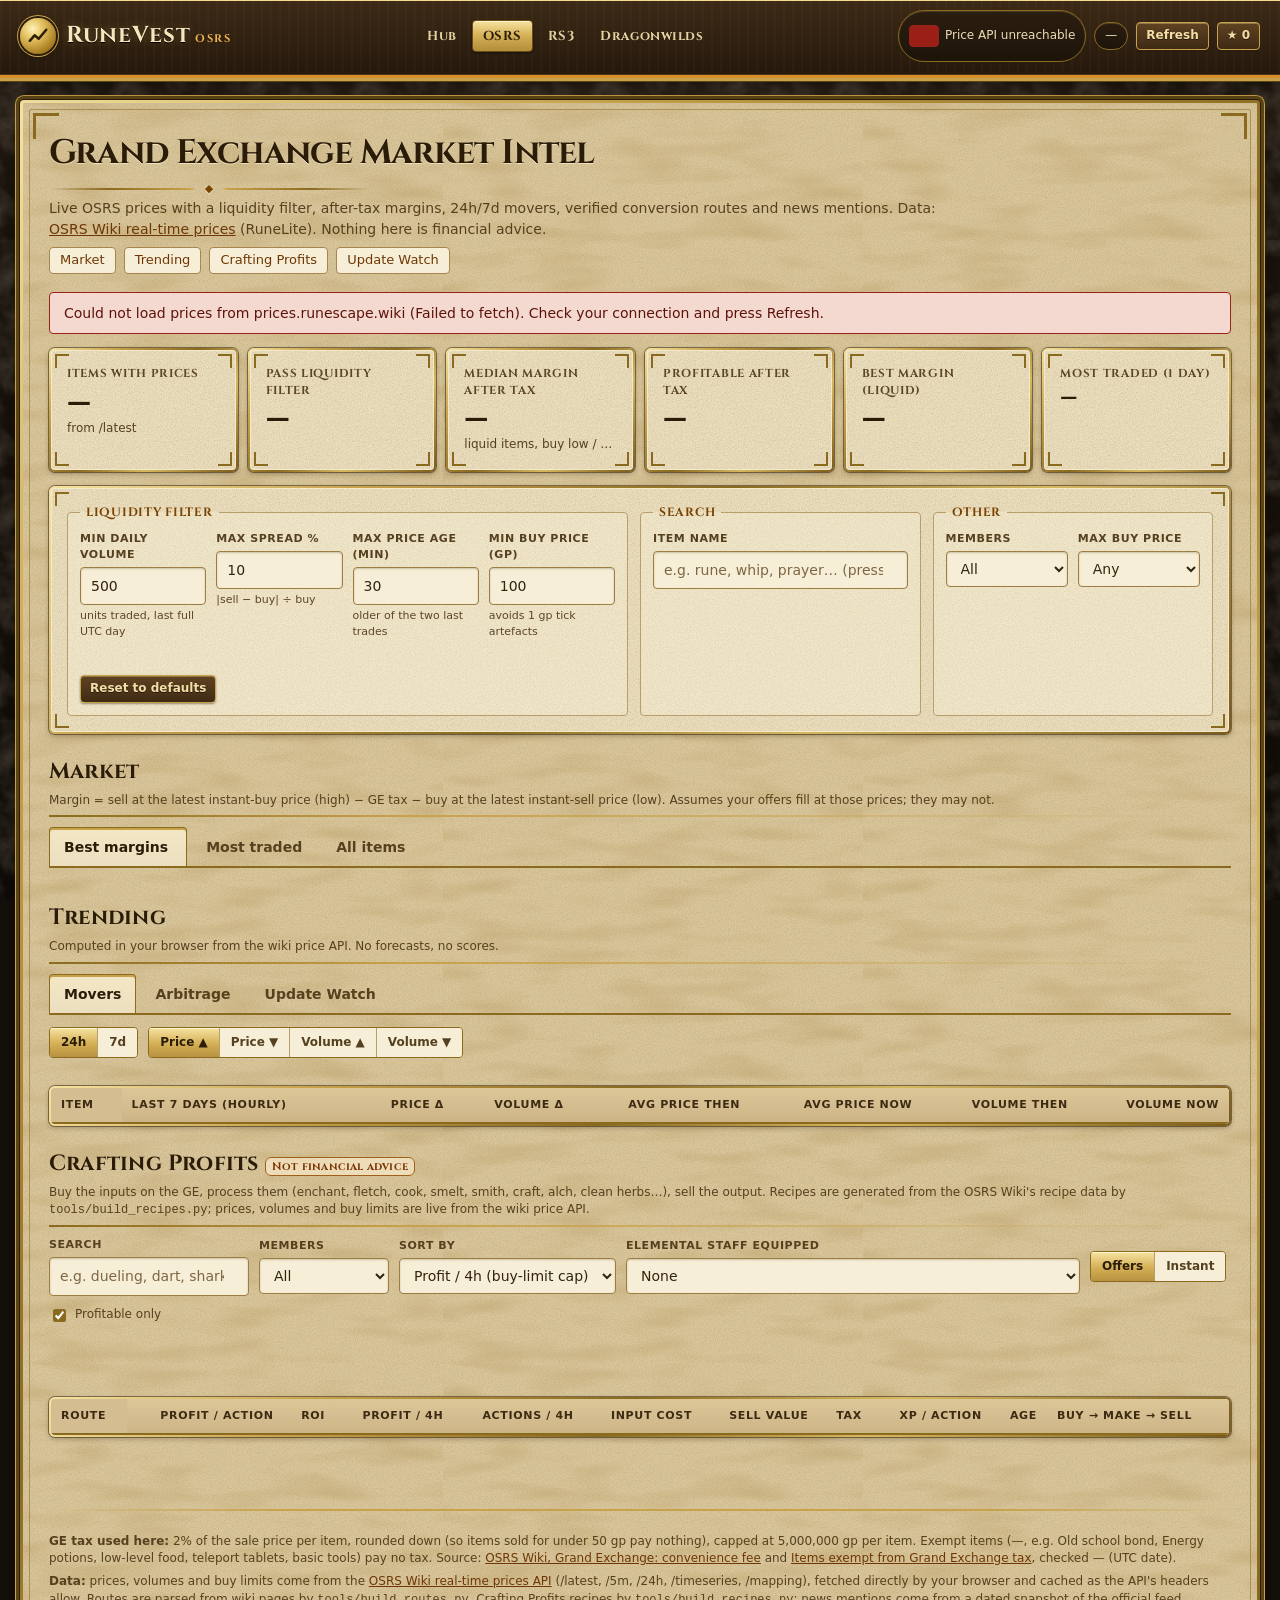
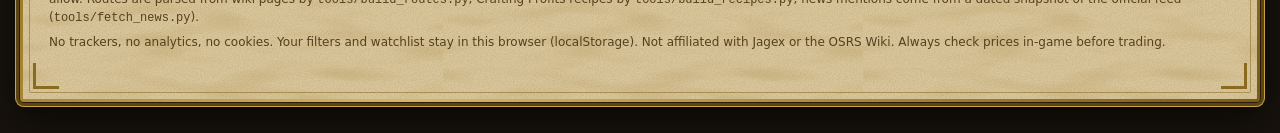
<file: osrs/index.html>
<!DOCTYPE html>
<html lang="en">
<head>
<meta charset="UTF-8">
<meta name="viewport" content="width=device-width, initial-scale=1">
<title>RuneVest · Old School RuneScape GE tools</title>
<meta name="description" content="Live Old School RuneScape Grand Exchange prices with a liquidity filter, after-tax margins, 24h/7d movers, set/decant/herblore arbitrage, crafting and enchanting profits, and news mentions. Data from the OSRS Wiki real-time prices API.">
<meta name="color-scheme" content="dark">
<meta name="theme-color" content="#2a1d10">
<link rel="icon" href="data:image/svg+xml,%3Csvg xmlns='http://www.w3.org/2000/svg' viewBox='0 0 32 32'%3E%3Crect width='32' height='32' rx='8' fill='%23c8a24a'/%3E%3Cpath d='M6 22l6-7 5 4 9-11' stroke='%232b1d08' stroke-width='3.2' fill='none' stroke-linecap='round' stroke-linejoin='round'/%3E%3C/svg%3E">
<link rel="stylesheet" href="../assets/base.css">
</head>
<body data-game="osrs">
<header class="top">
  <div class="wrap">
    <a class="brand" href="../" aria-label="RuneVest hub">
      <span class="logo" aria-hidden="true"><svg width="22" height="22" viewBox="0 0 32 32"><path d="M4 23l7-8 6 5 11-13" stroke="#2b1d08" stroke-width="3.6" fill="none" stroke-linecap="round" stroke-linejoin="round"/></svg></span>
      <span><b>RuneVest</b><small>OSRS</small></span>
    </a>
    <nav class="games" aria-label="Games"><a href="../">Hub</a><a href="./" aria-current="page">OSRS</a><a href="../rs3/">RS3</a><a href="../dragonwilds/">Dragonwilds</a></nav>
    <div class="status">
      <span class="pill" id="st-pill"><span class="dot load" id="st-dot"></span><span id="st-text">Loading prices…</span></span>
      <span class="pill hide-sm" id="st-times" title="When each dataset was fetched">—</span>
      <button class="btn sm" id="btn-refresh" type="button">Refresh</button>
      <button class="btn sm" id="btn-watch" type="button" aria-label="Show watchlist">★ <span id="watch-count">0</span></button>
    </div>
  </div>
</header>

<main class="wrap">
  <section class="hero">
    <h1>Grand Exchange Market Intel</h1>
    <p>Live OSRS prices with a liquidity filter, after-tax margins, 24h/7d movers, verified conversion routes and news mentions. Data: <a href="https://oldschool.runescape.wiki/w/RuneScape:Real-time_Prices" target="_blank" rel="noopener">OSRS Wiki real-time prices</a> (RuneLite). Nothing here is financial advice.</p>
    <nav class="jump" aria-label="Sections"><a href="#mk-h">Market</a><a href="#trending">Trending</a><a href="#crafting">Crafting Profits</a><a href="#update-watch" id="jump-uw">Update Watch</a></nav>
  </section>
  <div id="load-error" class="err" hidden></div>

  <section class="metrics" aria-label="Key metrics">
    <div class="panel metric"><div class="k">Items with prices</div><div class="v" id="m-items">—</div><div class="s" id="m-items-s">from /latest</div></div>
    <div class="panel metric"><div class="k">Pass liquidity filter</div><div class="v" id="m-liquid">—</div><div class="s" id="m-liquid-s">&nbsp;</div></div>
    <div class="panel metric"><div class="k">Median margin after tax</div><div class="v" id="m-median">—</div><div class="s">liquid items, buy low / sell high</div></div>
    <div class="panel metric"><div class="k">Profitable after tax</div><div class="v" id="m-pos">—</div><div class="s" id="m-pos-s">&nbsp;</div></div>
    <div class="panel metric"><div class="k">Best margin (liquid)</div><div class="v gold" id="m-best">—</div><div class="s" id="m-best-s">&nbsp;</div></div>
    <div class="panel metric"><div class="k">Most traded (1 day)</div><div class="v" id="m-vol" style="font-size:17px">—</div><div class="s" id="m-vol-s">&nbsp;</div></div>
  </section>

  <section class="panel" aria-label="Filters">
    <div class="filters">
      <fieldset class="fgroup">
        <legend>Liquidity filter</legend>
        <div class="fgrid">
          <div class="field"><label for="f-minvol">Min daily volume</label><input id="f-minvol" type="number" min="0" step="50" inputmode="numeric"><div class="hint">units traded, last full UTC day</div></div>
          <div class="field"><label for="f-spread">Max spread %</label><input id="f-spread" type="number" min="0" step="0.5" inputmode="decimal"><div class="hint">|sell − buy| ÷ buy</div></div>
          <div class="field"><label for="f-age">Max price age (min)</label><input id="f-age" type="number" min="1" step="5" inputmode="numeric"><div class="hint">older of the two last trades</div></div>
          <div class="field"><label for="f-minprice">Min buy price (gp)</label><input id="f-minprice" type="number" min="0" step="50" inputmode="numeric"><div class="hint">avoids 1 gp tick artefacts</div></div>
        </div>
        <div class="fsum" id="f-summary">&nbsp;</div>
        <button class="btn sm" id="f-reset" type="button" style="margin-top:8px">Reset to defaults</button>
      </fieldset>
      <fieldset class="fgroup">
        <legend>Search</legend>
        <div class="field"><label for="f-search">Item name</label><input id="f-search" type="search" placeholder="e.g. rune, whip, prayer… (press /)" autocomplete="off"></div>
      </fieldset>
      <fieldset class="fgroup">
        <legend>Other</legend>
        <div class="fgrid" style="grid-template-columns:1fr 1fr">
          <div class="field"><label for="f-members">Members</label><select id="f-members"><option value="all">All</option><option value="m">Members</option><option value="f">F2P</option></select></div>
          <div class="field"><label for="f-maxprice">Max buy price</label><select id="f-maxprice"><option value="0">Any</option><option value="10000">&lt; 10k</option><option value="100000">&lt; 100k</option><option value="1000000">&lt; 1m</option><option value="10000000">&lt; 10m</option></select></div>
        </div>
      </fieldset>
    </div>
  </section>

  <section class="sec" aria-labelledby="mk-h">
    <div class="sec-head"><div><h2 id="mk-h">Market</h2><p class="note">Margin = sell at the latest instant-buy price (high) − GE tax − buy at the latest instant-sell price (low). Assumes your offers fill at those prices; they may not.</p></div></div>
    <div class="tabs" role="tablist" aria-label="Market views">
      <button class="tab" role="tab" id="mt-flips" aria-controls="mp-flips" aria-selected="true">Best margins<span class="cnt" id="c-flips"></span></button>
      <button class="tab" role="tab" id="mt-volume" aria-controls="mp-volume" aria-selected="false">Most traded</button>
      <button class="tab" role="tab" id="mt-all" aria-controls="mp-all" aria-selected="false">All items<span class="cnt" id="c-all"></span></button>
    </div>
    <div id="mp-flips" role="tabpanel" aria-labelledby="mt-flips"><div class="grid" id="grid-flips"></div></div>
    <div id="mp-volume" role="tabpanel" aria-labelledby="mt-volume" hidden><div class="grid" id="grid-volume"></div></div>
    <div id="mp-all" role="tabpanel" aria-labelledby="mt-all" hidden>
      <div class="controls">
        <label class="chk"><input type="checkbox" id="all-liquid" checked> Liquid items only</label>
        <label class="chk"><input type="checkbox" id="all-watch"> Watchlist only</label>
      </div>
      <div class="tbl-wrap"><table id="tbl-all"><thead><tr>
        <th class="sticky"><button data-sort="name">Item</button></th>
        <th class="n"><button data-sort="low">Buy (low)</button></th>
        <th class="n"><button data-sort="high">Sell (high)</button></th>
        <th class="n"><button data-sort="tax">Tax</button></th>
        <th class="n"><button data-sort="profit">Profit</button></th>
        <th class="n"><button data-sort="marginPct">Margin</button></th>
        <th class="n"><button data-sort="dayVol">Day vol</button></th>
        <th class="n"><button data-sort="limit">Limit</button></th>
        <th class="n"><button data-sort="ageMin">Age</button></th>
        <th>Flags</th>
      </tr></thead><tbody></tbody></table></div>
      <div class="more"><button class="btn sm" id="all-more" type="button" hidden>Show more</button></div>
    </div>
  </section>

  <section class="sec" id="trending" aria-labelledby="tr-h">
    <div class="sec-head"><div><h2 id="tr-h">Trending</h2><p class="note">Computed in your browser from the wiki price API. No forecasts, no scores.</p></div></div>
    <div class="tabs" role="tablist" aria-label="Trending views">
      <button class="tab" role="tab" id="tt-movers" aria-controls="tp-movers" aria-selected="true">Movers</button>
      <button class="tab" role="tab" id="tt-arb" aria-controls="tp-arb" aria-selected="false">Arbitrage</button>
      <button class="tab" role="tab" id="tt-news" aria-controls="tp-news" aria-selected="false">Update Watch</button>
    </div>

    <div id="tp-movers" role="tabpanel" aria-labelledby="tt-movers">
      <div class="controls">
        <div class="seg" role="group" aria-label="Window"><button data-win="1" aria-pressed="true">24h</button><button data-win="7" aria-pressed="false">7d</button></div>
        <div class="seg" role="group" aria-label="Measure"><button data-mv="up" aria-pressed="true">Price ▲</button><button data-mv="down" aria-pressed="false">Price ▼</button><button data-mv="vol" aria-pressed="false">Volume ▲</button><button data-mv="voldown" aria-pressed="false">Volume ▼</button></div>
      </div>
      <p class="note" id="mv-note">&nbsp;</p>
      <div class="tbl-wrap"><table id="tbl-movers"><thead><tr>
        <th class="sticky">Item</th><th>Last 7 days (hourly)</th><th class="n">Price Δ</th><th class="n">Volume Δ</th><th class="n">Avg price then</th><th class="n">Avg price now</th><th class="n">Volume then</th><th class="n">Volume now</th>
      </tr></thead><tbody></tbody></table></div>
    </div>

    <div id="tp-arb" role="tabpanel" aria-labelledby="tt-arb" hidden>
      <div class="controls">
        <div class="seg" role="group" aria-label="Route type"><button data-at="all" aria-pressed="true">All</button><button data-at="set" aria-pressed="false">Item sets</button><button data-at="decant" aria-pressed="false">Decanting</button><button data-at="herb" aria-pressed="false">Herblore</button></div>
        <div class="seg" role="group" aria-label="Price assumption"><button data-pm="offer" aria-pressed="true" title="Buy at latest low, sell at latest high">Offers</button><button data-pm="instant" aria-pressed="false" title="Buy at latest high, sell at latest low">Instant</button></div>
        <div class="field"><label for="arb-minvol">Min leg volume/day</label><input id="arb-minvol" type="number" min="0" step="10" inputmode="numeric"></div>
        <label class="chk"><input type="checkbox" id="arb-profit" checked> Profitable only</label>
      </div>
      <p class="note" id="arb-note">&nbsp;</p>
      <div class="tbl-wrap"><table id="tbl-arb"><thead><tr>
        <th class="sticky"><button data-asort="name">Route</button></th><th class="n"><button data-asort="profit">Profit</button></th><th class="n"><button data-asort="roi">ROI</button></th><th class="n"><button data-asort="cost">Buy cost</button></th><th class="n"><button data-asort="gross">Sell value</button></th><th class="n"><button data-asort="tax">Tax</button></th><th class="n"><button data-asort="perLimit">Routes / 4h</button></th><th class="n"><button data-asort="ageMin">Age</button></th><th>Buy → sell</th>
      </tr></thead><tbody></tbody></table></div>
      <div class="more"><button class="btn sm" id="arb-more" type="button" hidden>Show more</button></div>
    </div>

    <div id="tp-news" role="tabpanel" aria-labelledby="tt-news" hidden>
      <span id="update-watch"></span>
      <h3 style="margin:2px 0 6px">What's coming</h3>
      <div id="osrs-roadmap"></div>
      <h3 style="margin:22px 0 8px">What the news mentions, and what prices did since</h3>
      <div class="banner"><b>What the news mentions and what the price did since. Not a prediction, not financial advice.</b><br><span id="news-meta">&nbsp;</span></div>
      <div class="news" id="news-list"></div>
    </div>
  </section>

  <section class="sec" id="crafting" aria-labelledby="cr-h">
    <div class="sec-head"><div><h2 id="cr-h">Crafting Profits <span class="nfa">Not financial advice</span></h2><p class="note">Buy the inputs on the GE, process them (enchant, fletch, cook, smelt, smith, craft, alch, clean herbs…), sell the output. Recipes are generated from the OSRS Wiki's recipe data by <code>tools/build_recipes.py</code>; prices, volumes and buy limits are live from the wiki price API.</p></div></div>
    <div class="controls">
      <div class="field" style="min-width:200px"><label for="cr-search">Search</label><input id="cr-search" type="search" placeholder="e.g. dueling, dart, shark, bar" autocomplete="off"></div>
      <div class="field"><label for="cr-members">Members</label><select id="cr-members"><option value="all">All</option><option value="m">Members</option><option value="f">F2P only</option></select></div>
      <div class="field"><label for="cr-sort">Sort by</label><select id="cr-sort"><option value="p4h">Profit / 4h (buy-limit cap)</option><option value="profit">Profit / action</option><option value="roi">ROI</option></select></div>
      <div class="field" style="min-width:210px"><label for="cr-staff">Elemental staff equipped</label><select id="cr-staff"></select></div>
      <div class="seg" role="group" aria-label="Crafting price assumption"><button data-cpm="offer" aria-pressed="true" title="Buy inputs at latest low, sell output at latest high">Offers</button><button data-cpm="instant" aria-pressed="false" title="Buy inputs at latest high, sell output at latest low">Instant</button></div>
      <label class="chk"><input type="checkbox" id="cr-profit" checked> Profitable only</label>
    </div>
    <div class="chips" id="cr-chips" role="group" aria-label="Skill filter"></div>
    <p class="staffnote" id="cr-staff-note">&nbsp;</p>
    <p class="note" id="cr-note" style="margin-bottom:10px">&nbsp;</p>
    <div class="tbl-wrap"><table id="tbl-cr"><thead><tr>
      <th class="sticky">Route</th><th class="n">Profit / action</th><th class="n">ROI</th><th class="n">Profit / 4h</th><th class="n">Actions / 4h</th><th class="n">Input cost</th><th class="n">Sell value</th><th class="n">Tax</th><th class="n">XP / action</th><th class="n">Age</th><th>Buy → make → sell</th>
    </tr></thead><tbody></tbody></table></div>
    <div class="more"><button class="btn sm" id="cr-more" type="button" hidden>Show more</button></div>
    <p class="note" id="cr-foot">&nbsp;</p>
  </section>

  <footer>
    <p><b>GE tax used here:</b> 2% of the sale price per item, rounded down (so items sold for under 50 gp pay nothing), capped at 5,000,000 gp per item. Exempt items (<span id="tax-count">—</span>, e.g. Old school bond, Energy potions, low-level food, teleport tablets, basic tools) pay no tax. Source: <a href="https://oldschool.runescape.wiki/w/Grand_Exchange#Convenience_fee_and_item_sink" target="_blank" rel="noopener">OSRS Wiki, Grand Exchange: convenience fee</a> and <a href="https://oldschool.runescape.wiki/w/Category:Items_exempt_from_Grand_Exchange_tax" target="_blank" rel="noopener">Items exempt from Grand Exchange tax</a>, checked <span id="routes-built">—</span> (UTC date).</p>
    <p><b>Data:</b> prices, volumes and buy limits come from the <a href="https://oldschool.runescape.wiki/w/RuneScape:Real-time_Prices" target="_blank" rel="noopener">OSRS Wiki real-time prices API</a> (/latest, /5m, /24h, /timeseries, /mapping), fetched directly by your browser and cached as the API's headers allow. Routes are parsed from wiki pages by <code>tools/build_routes.py</code>, Crafting Profits recipes by <code>tools/build_recipes.py</code>; news mentions come from a dated snapshot of the official feed (<code>tools/fetch_news.py</code>).</p>
    <p>No trackers, no analytics, no cookies. Your filters and watchlist stay in this browser (localStorage). Not affiliated with Jagex or the OSRS Wiki. Always check prices in-game before trading.</p>
  </footer>
</main>

<dialog id="item-modal" aria-labelledby="md-name">
  <div class="mhead">
    <div><h2 id="md-name">Item</h2><div class="note" id="md-sub"></div></div>
    <div style="display:flex;gap:6px"><button class="btn sm" id="md-watch" type="button">☆ Watch</button><button class="btn sm" id="md-close" type="button" aria-label="Close">✕</button></div>
  </div>
  <div class="mbody" id="md-body"></div>
</dialog>

<script src="../data/routes.js"></script>
<script src="../data/news.js"></script>
<script src="../data/recipes.js"></script>
<script src="../data/roadmaps.js"></script>
<script src="../assets/roadmap.js"></script>
<script>
'use strict';
/* ==========================================================================
   RuneVest (RuneVest.Com), OSRS page - static, no build step, no third-party scripts.
   Price data: OSRS Wiki real-time prices API, https://prices.runescape.wiki
   Docs: https://oldschool.runescape.wiki/w/RuneScape:Real-time_Prices
   The wiki asks for a descriptive User-Agent. Browsers do not allow pages to set
   User-Agent (it is a forbidden header), so this page sends none; the build
   scripts in /tools do. We only fetch bulk endpoints (no per-item loops over
   /latest) and we reuse responses for as long as their cache headers say.
   ========================================================================== */
const API = 'https://prices.runescape.wiki/api/v1/osrs';
const DAY = 86400;
// Minimum reuse times (ms), matching the API's cache headers: /latest max-age=60,
// /5m and /timeseries change every 5 min / 1 h, /mapping max-age=3600, /24h?timestamp= is historical.
const TTL = { latest: 60e3, '5m': 300e3, mapping: 3600e3, timeseries: 600e3, day: Infinity };

/* ---------- GE tax ----------
   Rule (OSRS Wiki, "Grand Exchange" > "Convenience fee and item sink", checked 2026-09-28):
   https://oldschool.runescape.wiki/w/Grand_Exchange#Convenience_fee_and_item_sink
   "Most transactions on the Grand Exchange are subject to a 2% tax ... capped at a maximum of
   5 million coins per item." "The 2% tax rounds down to the nearest whole number, so items sold
   for below 50 coins have a tax of less than one coin, and so have no tax obligation."
   Raised from 1% to 2% on 29 May 2025. Exempt items: Category:Items exempt from Grand Exchange tax
   https://oldschool.runescape.wiki/w/Category:Items_exempt_from_Grand_Exchange_tax
   (resolved to item ids in data/routes.js by tools/build_routes.py). Only the seller pays it. */
const TAX_RATE = 0.02, TAX_CAP = 5000000;
const ROUTES = window.RV_ROUTES || { taxExempt: [], sets: [], decant: [], recipes: [] };
const NEWS = window.RV_NEWS || null;
const TAX_EXEMPT = new Set(ROUTES.taxExempt.map(x => x.id));
function geTax(price, id) {
  if (!price || TAX_EXEMPT.has(id)) return 0;
  return Math.min(Math.floor(price * TAX_RATE), TAX_CAP);
}

/* ---------- settings ---------- */
const DEFAULTS = { minVol: 500, maxSpread: 10, maxAge: 30, minPrice: 100, arbMinVol: 100 };
const S = Object.assign({}, DEFAULTS, safeJSON(localStorage.getItem('rv_settings')) || {});
let watch = new Set(safeJSON(localStorage.getItem('osrs_watchlist')) || []);
function saveSettings() { localStorage.setItem('rv_settings', JSON.stringify(S)); }
function safeJSON(s) { try { return JSON.parse(s); } catch (e) { return null; } }

/* ---------- helpers ---------- */
const $ = s => document.querySelector(s);
const NF = new Intl.NumberFormat('en-US');
const fmt = n => (n == null || !isFinite(n)) ? '—' : NF.format(Math.round(n));
function short(n) {
  if (n == null || !isFinite(n)) return '—';
  const a = Math.abs(n);
  if (a >= 1e9) return (n / 1e9).toFixed(2).replace(/\.?0+$/, '') + 'b';
  if (a >= 1e7) return (n / 1e6).toFixed(1).replace(/\.0$/, '') + 'm';
  if (a >= 1e6) return (n / 1e6).toFixed(2).replace(/\.?0+$/, '') + 'm';
  if (a >= 1e5) return (n / 1e3).toFixed(0) + 'k';
  return fmt(n);
}
const pct = (n, d = 1) => (n == null || !isFinite(n)) ? '—' : (n > 0 ? '+' : '') + n.toFixed(d) + '%';
const cls = n => n > 0 ? 'up' : n < 0 ? 'down' : 'mute';
const esc = s => String(s).replace(/[&<>"']/g, c => ({ '&': '&amp;', '<': '&lt;', '>': '&gt;', '"': '&quot;', "'": '&#39;' }[c]));
const ago = min => min == null ? '—' : min < 1 ? '<1m' : min < 60 ? Math.round(min) + 'm' : min < 1440 ? (min / 60).toFixed(1).replace(/\.0$/, '') + 'h' : Math.round(min / 1440) + 'd';
const utcDay = ts => new Date(ts * 1000).toLocaleDateString('en-US', { month: 'short', day: 'numeric', timeZone: 'UTC' });
const clock = t => new Date(t).toLocaleTimeString([], { hour: '2-digit', minute: '2-digit' });
function median(a) { if (!a.length) return null; const s = [...a].sort((x, y) => x - y), m = s.length >> 1; return s.length % 2 ? s[m] : (s[m - 1] + s[m]) / 2; }
function dayAvg(d) { // volume-weighted average traded price for a /24h or /1h bucket
  if (!d) return null;
  const hv = d.highPriceVolume || 0, lv = d.lowPriceVolume || 0, ah = d.avgHighPrice, al = d.avgLowPrice;
  if (ah && al && hv + lv) return (ah * hv + al * lv) / (hv + lv);
  return ah || al || null;
}
const dayVol = d => d ? (d.highPriceVolume || 0) + (d.lowPriceVolume || 0) : 0;
const daySpread = d => d && d.avgHighPrice && d.avgLowPrice ? Math.abs(d.avgHighPrice - d.avgLowPrice) / d.avgLowPrice * 100 : null;

/* ---------- API with cache ---------- */
const memo = new Map();
async function api(path, ttl) {
  const hit = memo.get(path);
  if (hit && (hit.data || hit.p) && (Date.now() - hit.t < ttl)) return hit.data || hit.p;
  const p = fetch(API + path, { cache: 'default', credentials: 'omit' }).then(r => {
    if (!r.ok) throw new Error(path + ' → HTTP ' + r.status);
    return r.json();
  });
  memo.set(path, { t: Date.now(), p });
  try { const data = await p; memo.set(path, { t: Date.now(), data }); return data; }
  catch (e) { memo.delete(path); throw e; }
}
async function pool(tasks, n) { // tiny concurrency limiter for per-item /timeseries calls
  const out = []; let i = 0;
  await Promise.all(Array.from({ length: n }, async () => { while (i < tasks.length) { const k = i++; try { out[k] = await tasks[k](); } catch (e) { out[k] = null; } } }));
  return out;
}

/* ---------- state ---------- */
const D = { meta: new Map(), latest: {}, five: {}, day: {}, dayPrev: {}, dayWeek: {}, dayTs: null, items: [], byId: new Map(), fetched: {} };

async function loadDays() {
  // /24h?timestamp=<UTC midnight> returns that whole UTC day. Use the latest complete day,
  // falling back one more day if the API has not published it yet.
  let ts = Math.floor(Date.now() / 1000 / DAY) * DAY - DAY;
  let d = (await api('/24h?timestamp=' + ts, TTL.day)).data || {};
  if (Object.keys(d).length < 500) { ts -= DAY; d = (await api('/24h?timestamp=' + ts, TTL.day)).data || {}; }
  const [p, w] = await Promise.all([api('/24h?timestamp=' + (ts - DAY), TTL.day), api('/24h?timestamp=' + (ts - 7 * DAY), TTL.day)]);
  D.day = d; D.dayPrev = p.data || {}; D.dayWeek = w.data || {}; D.dayTs = ts;
}

async function loadAll() {
  setStatus('load', 'Loading prices…');
  $('#btn-refresh').disabled = true;
  try {
    const [mapping, latest, five] = await Promise.all([api('/mapping', TTL.mapping), api('/latest', TTL.latest), api('/5m', TTL['5m']), loadDays()]);
    // Bug fix: /latest and /5m wrap their payload in {data: {...}} (the old code read the top level).
    D.latest = latest.data || {}; D.five = five.data || {}; D.fiveTs = five.timestamp;
    if (!D.meta.size || D.metaSrc !== mapping) { D.meta = new Map(mapping.map(m => [m.id, m])); D.metaSrc = mapping; }
    D.fetched.latest = memo.get('/latest').t; D.fetched.mapping = memo.get('/mapping').t;
    buildItems();
    renderAll();
    setStatus('ok', 'Live · ' + fmt(D.items.length) + ' items');
    $('#load-error').hidden = true;
  } catch (e) {
    console.warn('Load failed', e);
    setStatus('err', 'Price API unreachable');
    const el = $('#load-error'); el.hidden = false;
    el.textContent = 'Could not load prices from prices.runescape.wiki (' + e.message + '). Check your connection and press Refresh.';
  } finally {
    $('#btn-refresh').disabled = false; // repeat clicks reuse cached data until each endpoint's TTL passes
  }
}

function buildItems() {
  const now = Date.now() / 1000;
  const items = [];
  for (const [k, v] of Object.entries(D.latest)) {
    const id = +k, m = D.meta.get(id) || {};
    const high = v.high || null, low = v.low || null;
    const f = D.five[k] || {}, dd = D.day[k], dp = D.dayPrev[k], dw = D.dayWeek[k];
    const times = [v.highTime, v.lowTime].filter(Boolean);
    const ageMin = times.length === 2 ? (now - Math.min(...times)) / 60 : null;
    const tax = high ? geTax(high, id) : null;
    const profit = high && low ? high - tax - low : null;
    items.push({
      id, name: m.name || ('Item ' + id), members: !!m.members, limit: m.limit || null, highalch: m.highalch || null, examine: m.examine || '',
      high, low, highTime: v.highTime, lowTime: v.lowTime, ageMin, tax, profit,
      marginPct: profit != null && low ? profit / low * 100 : null,
      spreadPct: high && low ? (high - low) / low * 100 : null,
      v5h: f.highPriceVolume || 0, v5l: f.lowPriceVolume || 0,
      dayVol: dayVol(dd), dayAvg: dayAvg(dd), prevVol: dayVol(dp), prevAvg: dayAvg(dp), weekVol: dayVol(dw), weekAvg: dayAvg(dw),
      daySpread: daySpread(dd), prevSpread: daySpread(dp), weekSpread: daySpread(dw),
    });
  }
  D.items = items; D.byId = new Map(items.map(i => [i.id, i]));
}

/* ---------- liquidity filter ---------- */
function liquidReason(i) {
  if (!i.high || !i.low) return 'noprice';
  if (i.dayVol < S.minVol) return 'vol';
  if (Math.abs(i.spreadPct) > S.maxSpread) return 'spread';
  if (i.ageMin == null || i.ageMin > S.maxAge) return 'stale';
  if (i.low < S.minPrice) return 'price';
  return null;
}
function userFilter(i) {
  const q = $('#f-search').value.trim().toLowerCase();
  if (q && !i.name.toLowerCase().includes(q)) return false;
  const m = $('#f-members').value;
  if (m === 'm' && !i.members) return false;
  if (m === 'f' && i.members) return false;
  const mp = +$('#f-maxprice').value;
  if (mp && i.low > mp) return false;
  return true;
}

/* ---------- rendering: metrics + market ---------- */
let liquid = [];
function renderAll() {
  const reasons = { noprice: 0, vol: 0, spread: 0, stale: 0, price: 0 };
  liquid = [];
  for (const i of D.items) { const r = liquidReason(i); i.liquid = !r; if (r) reasons[r]++; else liquid.push(i); }
  $('#m-items').textContent = fmt(D.items.length);
  $('#m-items-s').textContent = 'latest trade prices, ' + (D.fetched.latest ? clock(D.fetched.latest) : '');
  $('#m-liquid').textContent = fmt(liquid.length);
  $('#m-liquid-s').textContent = 'of ' + fmt(D.items.length) + ' (' + (liquid.length / Math.max(1, D.items.length) * 100).toFixed(0) + '%)';
  const med = median(liquid.map(i => i.marginPct));
  const medEl = $('#m-median'); medEl.textContent = pct(med, 2); medEl.className = 'v ' + cls(med);
  const pos = liquid.filter(i => i.profit > 0);
  $('#m-pos').textContent = fmt(pos.length);
  $('#m-pos-s').textContent = pos.length ? 'avg ' + pct(pos.reduce((a, i) => a + i.marginPct, 0) / pos.length, 2) + ' on those' : ' ';
  const best = [...liquid].sort((a, b) => b.marginPct - a.marginPct)[0];
  $('#m-best').textContent = best ? pct(best.marginPct) : '—';
  $('#m-best-s').textContent = best ? best.name + ' · ' + short(best.profit) + ' gp/ea' : ' ';
  const top = [...liquid].sort((a, b) => b.dayVol - a.dayVol)[0];
  $('#m-vol').textContent = top ? top.name : '—';
  $('#m-vol-s').textContent = top ? short(top.dayVol) + ' traded on ' + utcDay(D.dayTs) + ' (UTC)' : ' ';
  $('#f-summary').innerHTML = `<b>${fmt(liquid.length)}</b> of ${fmt(D.items.length)} items pass. Removed: ${fmt(reasons.vol)} low volume, ${fmt(reasons.spread)} wide spread, ${fmt(reasons.stale)} stale, ${fmt(reasons.price)} below min price, ${fmt(reasons.noprice)} missing a buy or sell price.`;
  const tt = [];
  if (D.fetched.latest) tt.push('/latest ' + clock(D.fetched.latest));
  if (D.fiveTs) tt.push('/5m ' + clock(D.fiveTs * 1000));
  if (D.dayTs) tt.push('day ' + utcDay(D.dayTs) + ' UTC');
  $('#st-times').textContent = tt.join(' · ');
  $('#watch-count').textContent = watch.size;
  $('#tax-count').textContent = ROUTES.taxExempt.length + ' item ids';
  $('#routes-built').textContent = ROUTES.builtAt || '—';
  renderMarket();
  renderMovers();
  renderArb();
  renderCraft();
  renderNews();
}

function card(i) {
  const w = watch.has(i.id);
  return `<button class="card" type="button" data-id="${i.id}">
    <div class="nm"><span>${esc(i.name)} ${i.members ? '<span class="tag">M</span>' : ''} ${TAX_EXEMPT.has(i.id) ? '<span class="tag blue">NO TAX</span>' : ''}</span><span class="${w ? 'gold' : 'dim'}" aria-label="${w ? 'On watchlist' : ''}">${w ? '★' : ''}</span></div>
    <div class="kv">
      <div><span>Buy (low)</span><b class="up">${fmt(i.low)}</b></div>
      <div><span>Sell (high)</span><b class="gold">${fmt(i.high)}</b></div>
      <div><span>Tax</span><b>${fmt(i.tax)}</b></div>
      <div><span>Day volume</span><b>${short(i.dayVol)}</b></div>
      <div><span>Buy limit / 4h</span><b>${i.limit ? fmt(i.limit) : '?'}</b></div>
      <div><span>Price age</span><b>${ago(i.ageMin)}</b></div>
    </div>
    <div class="profit"><span class="mute" style="font-size:12px">Profit after tax</span><span><b class="${cls(i.profit)}">${fmt(i.profit)}</b> <span class="${cls(i.marginPct)}" style="font-size:12px">${pct(i.marginPct, 2)}</span></span></div>
  </button>`;
}
let allSort = { k: 'dayVol', dir: -1 }, allShown = 100;
function renderMarket() {
  const L = liquid.filter(userFilter);
  const flips = L.filter(i => i.profit > 0).sort((a, b) => b.marginPct - a.marginPct || b.dayVol - a.dayVol);
  $('#c-flips').textContent = fmt(flips.length);
  $('#grid-flips').innerHTML = flips.slice(0, 24).map(card).join('') || '<div class="empty">No liquid item is profitable after tax with these filters.</div>';
  const vol = [...L].sort((a, b) => b.dayVol - a.dayVol);
  $('#grid-volume').innerHTML = vol.slice(0, 24).map(card).join('') || '<div class="empty">No items match.</div>';
  renderAllTable();
}
function renderAllTable() {
  let rows = D.items.filter(userFilter);
  if ($('#all-liquid').checked) rows = rows.filter(i => i.liquid);
  if ($('#all-watch').checked) rows = rows.filter(i => watch.has(i.id));
  const { k, dir } = allSort;
  rows.sort((a, b) => { const x = a[k], y = b[k]; if (typeof x === 'string') return dir * x.localeCompare(y); return dir * ((x ?? -Infinity) - (y ?? -Infinity)); });
  $('#c-all').textContent = fmt(rows.length);
  const flag = i => [!i.high || !i.low ? '<span class="tag gray">NO PRICE</span>' : '', i.liquid ? '' : '<span class="tag warn">' + ({ vol: 'LOW VOL', spread: 'WIDE', stale: 'STALE', price: 'CHEAP', noprice: '' }[liquidReason(i)] || '') + '</span>', TAX_EXEMPT.has(i.id) ? '<span class="tag blue">NO TAX</span>' : '', watch.has(i.id) ? '<span class="gold">★</span>' : ''].join(' ');
  $('#tbl-all tbody').innerHTML = rows.slice(0, allShown).map(i => `<tr>
    <td class="name sticky"><button type="button" data-id="${i.id}">${esc(i.name)}</button> ${i.members ? '<span class="tag">M</span>' : ''}</td>
    <td class="n up">${fmt(i.low)}</td><td class="n gold">${fmt(i.high)}</td><td class="n">${fmt(i.tax)}</td>
    <td class="n ${cls(i.profit)}">${fmt(i.profit)}</td><td class="n ${cls(i.marginPct)}">${pct(i.marginPct, 2)}</td>
    <td class="n">${short(i.dayVol)}</td><td class="n">${i.limit ? fmt(i.limit) : '?'}</td><td class="n">${ago(i.ageMin)}</td><td>${flag(i)}</td></tr>`).join('') || '<tr><td colspan="10" class="empty">No items match.</td></tr>';
  const more = $('#all-more'); more.hidden = rows.length <= allShown; more.textContent = 'Show more (' + fmt(rows.length - allShown) + ' left)';
}

/* ---------- sparklines (/timeseries) ---------- */
const seriesCache = new Map();
function series(id) {
  if (!seriesCache.has(id)) seriesCache.set(id, api('/timeseries?timestep=1h&id=' + id, TTL.timeseries).then(r => (r.data || []).slice(-168)).catch(() => null));
  return seriesCache.get(id);
}
function sparkSVG(pts, w = 120, h = 30) {
  const v = pts.map(p => dayAvg(p)).map((y, x) => [x, y]).filter(p => p[1] != null);
  if (v.length < 2) return '<span class="dim">no data</span>';
  const ys = v.map(p => p[1]), mn = Math.min(...ys), mx = Math.max(...ys), n = pts.length - 1 || 1;
  const d = v.map(([x, y]) => (x / n * (w - 2) + 1).toFixed(1) + ',' + (h - 2 - (mx === mn ? .5 : (y - mn) / (mx - mn)) * (h - 4)).toFixed(1)).join(' ');
  const col = ys[ys.length - 1] >= ys[0] ? 'var(--up)' : 'var(--down)';
  return `<svg class="spark" width="${w}" height="${h}" viewBox="0 0 ${w} ${h}" role="img" aria-label="7-day hourly price, low ${fmt(mn)}, high ${fmt(mx)}"><polyline fill="none" stroke="${col}" stroke-width="1.6" points="${d}"/></svg>`;
}
function fillSparks(root) {
  const els = [...root.querySelectorAll('[data-spark]')];
  pool(els.map(el => async () => { const s = await series(+el.dataset.spark); if (el.isConnected) el.innerHTML = s ? sparkSVG(s) : '<span class="dim">n/a</span>'; }), 4);
}

/* ---------- Movers ---------- */
let mvWin = 1, mvKind = 'up';
function renderMovers() {
  if (!D.dayTs) return;
  const prevTs = D.dayTs - mvWin * DAY;
  const rows = [];
  for (const i of D.items) {
    const thenAvg = mvWin === 1 ? i.prevAvg : i.weekAvg, thenVol = mvWin === 1 ? i.prevVol : i.weekVol, thenSpread = mvWin === 1 ? i.prevSpread : i.weekSpread;
    // liquid in BOTH windows (volume, price floor, and a sane gap between the day's average buy and sell prices), so a % change is meaningful
    if (!i.dayAvg || !thenAvg || i.dayVol < S.minVol || thenVol < S.minVol || i.dayAvg < S.minPrice || thenAvg < S.minPrice) continue;
    if (i.daySpread == null || thenSpread == null || i.daySpread > S.maxSpread || thenSpread > S.maxSpread) continue;
    if (!userFilter(i)) continue;
    rows.push({ i, thenAvg, thenVol, dp: (i.dayAvg / thenAvg - 1) * 100, dv: (i.dayVol / thenVol - 1) * 100 });
  }
  const key = { up: r => -r.dp, down: r => r.dp, vol: r => -r.dv, voldown: r => r.dv }[mvKind];
  rows.sort((a, b) => key(a) - key(b));
  $('#mv-note').innerHTML = `Volume-weighted average traded price and units traded on <b>${utcDay(D.dayTs)}</b> vs <b>${utcDay(prevTs)}</b> (full UTC days, from /24h). Only items with at least ${fmt(S.minVol)} units traded on both days, average price ≥ ${fmt(S.minPrice)} gp, and a gap between the day's average instant-buy and instant-sell prices ≤ ${S.maxSpread}% (${fmt(rows.length)} items). Sparkline: hourly average price, last 7 days (/timeseries).`;
  const top = rows.slice(0, 20);
  const tb = $('#tbl-movers tbody');
  tb.innerHTML = top.map(r => `<tr>
    <td class="name sticky"><button type="button" data-id="${r.i.id}">${esc(r.i.name)}</button></td>
    <td data-spark="${r.i.id}"><span class="dim">…</span></td>
    <td class="n ${cls(r.dp)}"><b>${pct(r.dp)}</b></td><td class="n ${cls(r.dv)}">${pct(r.dv, 0)}</td>
    <td class="n">${fmt(r.thenAvg)}</td><td class="n">${fmt(r.i.dayAvg)}</td><td class="n">${short(r.thenVol)}</td><td class="n">${short(r.i.dayVol)}</td></tr>`).join('') || '<tr><td colspan="8" class="empty">No items meet the liquidity rules for both days.</td></tr>';
  if (!$('#tp-movers').hidden) fillSparks(tb);
}

/* ---------- Arbitrage ---------- */
let arbType = 'all', arbMode = 'offer', arbSort = { k: 'profit', dir: -1 }, arbShown = 50;
function buildRoutes() {
  const R = [];
  const nm = id => (D.meta.get(id) || {}).name || ('Item ' + id);
  for (const s of ROUTES.sets) {
    const pieces = s.pieces;
    R.push({ type: 'set', name: nm(s.set) + ' → pieces', how: 'Buy the set, exchange it at a GE clerk (free), sell the pieces', ins: [{ id: s.set, qty: 1 }], outs: pieces, src: ROUTES.sources && ROUTES.sources.sets });
    R.push({ type: 'set', name: 'Pieces → ' + nm(s.set), how: 'Buy the pieces, exchange them for the set at a GE clerk (free), sell the set', ins: pieces, outs: [{ id: s.set, qty: 1 }], src: ROUTES.sources && ROUTES.sources.sets });
  }
  for (const p of ROUTES.decant) {
    R.push({ type: 'decant', name: p.name + ': 4×(3) → 3×(4)', how: 'Decant at Bob Barter (GE, members, free). Leaves 1 empty vial, not counted.', ins: [{ id: p.d3, qty: 4 }], outs: [{ id: p.d4, qty: 3 }], src: ROUTES.sources && ROUTES.sources.decanting });
    R.push({ type: 'decant', name: p.name + ': 3×(4) → 4×(3)', how: 'Decant at Bob Barter (GE, members, free); needs 1 extra vial, bought on the GE here.', ins: [{ id: p.d4, qty: 3 }, { id: 229, qty: 1 }], outs: [{ id: p.d3, qty: 4 }], src: ROUTES.sources && ROUTES.sources.decanting });
  }
  for (const r of ROUTES.recipes) {
    R.push({ type: 'herb', name: r.outputs.map(o => nm(o.id)).join(' + ') + (r.level ? ' (Herblore ' + r.level + ')' : ''), how: 'Herblore recipe from the wiki page "' + r.page + '"' + (r.tools ? '; tool: ' + r.tools : '') + (r.notes ? '; requires: ' + r.notes : ''), ins: r.inputs, outs: r.outputs, src: 'https://oldschool.runescape.wiki/w/' + encodeURIComponent(r.page.replace(/ /g, '_')) });
  }
  return R;
}
let ROUTE_LIST = null;
function priceRoute(r) {
  const buyP = i => arbMode === 'offer' ? i.low : i.high, sellP = i => arbMode === 'offer' ? i.high : i.low;
  let cost = 0, gross = 0, tax = 0, ageMin = 0, minLegVol = Infinity, perLimit = Infinity, maxLegSpread = 0;
  const leg = i => { ageMin = Math.max(ageMin, i.ageMin ?? Infinity); minLegVol = Math.min(minLegVol, i.dayVol); maxLegSpread = Math.max(maxLegSpread, i.spreadPct == null ? Infinity : Math.abs(i.spreadPct)); };
  for (const l of r.ins) {
    const i = D.byId.get(l.id); if (!i || !buyP(i)) return null;
    cost += buyP(i) * l.qty; leg(i);
    perLimit = Math.min(perLimit, i.limit ? Math.floor(i.limit / l.qty) : Infinity);
  }
  for (const l of r.outs) {
    const i = D.byId.get(l.id); if (!i || !sellP(i)) return null;
    gross += sellP(i) * l.qty; tax += geTax(sellP(i), i.id) * l.qty; leg(i);
  }
  const profit = gross - tax - cost;
  return { ...r, cost, gross, tax, profit, roi: cost ? profit / cost * 100 : null, ageMin, minLegVol, maxLegSpread, perLimit: isFinite(perLimit) ? perLimit : null };
}
function legList(r) {
  const nm = id => esc((D.meta.get(id) || {}).name || id);
  const f = ls => ls.map(l => (l.qty !== 1 ? l.qty + '× ' : '') + nm(l.id)).join(', ');
  return `<span class="up">Buy</span> ${f(r.ins)} → <span class="gold">sell</span> ${f(r.outs)}`;
}
function renderArb() {
  if (!D.items.length) return;
  ROUTE_LIST = ROUTE_LIST || buildRoutes();
  const all = ROUTE_LIST.map(priceRoute).filter(Boolean);
  let rows = all.filter(r => arbType === 'all' || r.type === arbType);
  const typed = rows.length;
  rows = rows.filter(r => r.minLegVol >= S.arbMinVol && r.ageMin <= S.maxAge && r.maxLegSpread <= S.maxSpread);
  const liquidN = rows.length;
  const profN = rows.filter(r => r.profit > 0).length;
  if ($('#arb-profit').checked) rows = rows.filter(r => r.profit > 0);
  const { k, dir } = arbSort;
  rows.sort((a, b) => { const x = a[k], y = b[k]; if (typeof x === 'string') return dir * x.localeCompare(y); return dir * ((x ?? -Infinity) - (y ?? -Infinity)); });
  $('#arb-note').innerHTML = `${fmt(typed)} priced routes of this type (${ROUTES.sets.length} GE item sets × 2 directions, ${ROUTES.decant.length} decantable potions × 2, ${ROUTES.recipes.length} Herblore recipes, all parsed from the OSRS Wiki on ${esc(ROUTES.builtAt || '?')}). ${fmt(liquidN)} have every leg trading ≥ ${fmt(S.arbMinVol)}/day, prices under ${fmt(S.maxAge)} min old and a buy/sell spread ≤ ${S.maxSpread}%; <b>${fmt(profN)}</b> of those are profitable after tax at ${arbMode === 'offer' ? '<b>offer</b> prices (buy at latest low, sell at latest high)' : '<b>instant</b> prices (buy at latest high, sell at latest low)'}. Tax is charged on every item sold. Routes / 4h = the tightest GE buy limit among the items you buy.`;
  const tb = $('#tbl-arb tbody');
  const lab = { set: '<span class="tag gray">SET</span>', decant: '<span class="tag blue">DECANT</span>', herb: '<span class="tag">HERB</span>' };
  tb.innerHTML = rows.slice(0, arbShown).map(r => `<tr>
    <td class="name sticky">${lab[r.type]} <a href="${esc(r.src || '#')}" target="_blank" rel="noopener" title="${esc(r.how)}" style="color:inherit;font-weight:600;text-decoration:none">${esc(r.name)}</a><div class="dim" style="font-size:11px">${esc(r.how)}</div></td>
    <td class="n ${cls(r.profit)}"><b>${fmt(r.profit)}</b></td><td class="n ${cls(r.roi)}">${pct(r.roi, 2)}</td>
    <td class="n">${fmt(r.cost)}</td><td class="n">${fmt(r.gross)}</td><td class="n">${fmt(r.tax)}</td>
    <td class="n">${r.perLimit == null ? '?' : fmt(r.perLimit)}</td><td class="n">${ago(r.ageMin)}</td><td class="legs">${legList(r)}</td></tr>`).join('') || '<tr><td colspan="9" class="empty">No routes match. Try Instant/Offers, lower the leg volume, or untick "Profitable only".</td></tr>';
  const more = $('#arb-more'); more.hidden = rows.length <= arbShown; more.textContent = 'Show more (' + fmt(rows.length - arbShown) + ' left)';
}

/* ---------- Crafting Profits ----------
   Recipes: data/recipes.js (window.RV_RECIPES), generated by tools/build_recipes.py from the
   OSRS Wiki's Bucket:Recipe data (the data behind every {{Recipe}} infobox) plus spell pages
   for rune costs and the Staves page for which runes each elemental staff provides.
   High Alchemy routes are built here from /mapping highalch values + the wiki's
   High Level Alchemy rune cost (stored in RV_RECIPES.spells). */
const RCP = window.RV_RECIPES || { recipes: [], staves: [], spells: {}, counts: {}, skipped: {} };
const CR_CATS = ['Enchanting', 'Fletching', 'Cooking', 'Smelting', 'Smithing', 'Crafting', 'Herblore', 'Superheat', 'High Alchemy', 'Magic (other spells)'];
const CR_LABEL = { 'Magic (other spells)': 'Other spells' };
let crCat = 'all', crMode = 'offer', crShown = 50, CR_LIST = null, crStaff = localStorage.getItem('rv_staff') || '';
function staffGroups() { // group staves by the set of runes they provide
  const g = new Map();
  for (const s of RCP.staves) { const k = [...s.runes].sort((a, b) => a - b).join(','); if (!g.has(k)) g.set(k, []); g.get(k).push(s.name); }
  return g;
}
function staffFree() { return new Set(crStaff ? crStaff.split(',').map(Number) : []); }
function buildCraft() {
  const R = [];
  const wiki = p => 'https://oldschool.runescape.wiki/w/' + encodeURIComponent(p.replace(/ /g, '_'));
  for (const r of RCP.recipes) {
    R.push({ cat: r.cat, page: r.page, src: wiki(r.page), variant: r.variant || '', tools: r.tools || '', fac: r.facilities || '', verified: r.verified || '',
      skills: r.skills, members: r.members, ins: r.in.map(([id, qty]) => ({ id, qty })), outs: r.out.map(([id, qty]) => ({ id, qty })) });
  }
  const hla = RCP.spells && RCP.spells['High Level Alchemy'];
  // Excluded: items in the wiki's "Items that cannot be alchemised" category, and GE item sets
  // (the wiki does not say whether a set can be alched, so we don't assume it).
  const noAlch = new Set((RCP.noAlch || []).concat(ROUTES.sets.map(x => x.set)));
  if (hla) for (const m of D.meta.values()) {
    if (!m.highalch || !D.latest[m.id] || noAlch.has(m.id)) continue;
    R.push({ cat: 'High Alchemy', page: m.name, src: wiki('High Level Alchemy'), variant: 'High Level Alchemy', tools: '', fac: '', verified: '',
      skills: [['Magic', hla.level, hla.xp]], members: !!m.members || hla.members, alch: m.highalch,
      ins: [{ id: m.id, qty: 1 }].concat(hla.runes.map(x => ({ id: x.id, qty: x.qty }))), outs: [] });
  }
  return R;
}
function priceCraft(r, free) {
  const buyP = i => crMode === 'offer' ? i.low : i.high, sellP = i => crMode === 'offer' ? i.high : i.low;
  let cost = 0, gross = 0, tax = 0, ageMin = 0, minLegVol = Infinity, maxLegSpread = 0, actions = Infinity, members = r.members;
  // Spread % is only checked on legs priced at or above the min-price setting: for 4-6 gp runes,
  // feathers, vials etc. a single 1 gp tick is a 20%+ "spread", the same artefact min price guards against.
  const leg = i => { ageMin = Math.max(ageMin, i.ageMin ?? Infinity); minLegVol = Math.min(minLegVol, i.dayVol); if (Math.max(i.low || 0, i.high || 0) >= S.minPrice) maxLegSpread = Math.max(maxLegSpread, i.spreadPct == null ? Infinity : Math.abs(i.spreadPct)); if (i.members) members = true; };
  const ins = [];
  for (const l of r.ins) {
    if (l.id === 0) { cost += l.qty; ins.push({ ...l, unit: 1 }); continue; } // coins (e.g. Plank Make fee)
    if (free.has(l.id)) { ins.push({ ...l, unit: 0, free: true }); continue; }
    const i = D.byId.get(l.id); if (!i || !buyP(i)) return null;
    cost += buyP(i) * l.qty; leg(i); ins.push({ ...l, unit: buyP(i) });
    if (i.limit) actions = Math.min(actions, Math.floor(i.limit / l.qty));
  }
  let outUnit = null;
  if (r.alch) { gross = r.alch; }
  else for (const l of r.outs) {
    const i = D.byId.get(l.id); if (!i || !sellP(i)) return null;
    outUnit = sellP(i); gross += outUnit * l.qty; tax += geTax(outUnit, i.id) * l.qty; leg(i);
  }
  const profit = gross - tax - cost;
  actions = isFinite(actions) ? actions : null;
  return { ...r, ins, members, cost, gross, tax, profit, outUnit, roi: cost ? profit / cost * 100 : null, ageMin, minLegVol, maxLegSpread, actions, p4h: actions != null ? profit * actions : null };
}
function crPass(x) {
  return x.minLegVol >= S.minVol && x.ageMin <= S.maxAge && x.maxLegSpread <= S.maxSpread && x.gross >= S.minPrice;
}
function renderCraft() {
  if (!D.items.length) return;
  CR_LIST = CR_LIST || buildCraft();
  const free = staffFree();
  const nm = id => (D.meta.get(id) || {}).name || ('Item ' + id);
  const q = $('#cr-search').value.trim().toLowerCase(), mem = $('#cr-members').value;
  const priced = CR_LIST.map(r => priceCraft(r, free)).filter(Boolean);
  const liquidR = priced.filter(crPass);
  const base = liquidR.filter(x => (mem === 'all' || (mem === 'm') === x.members) &&
    (!q || (x.page + ' ' + x.variant + ' ' + x.ins.map(l => l.id ? nm(l.id) : 'coins').join(' ') + ' ' + x.outs.map(l => nm(l.id)).join(' ')).toLowerCase().includes(q)));
  const onlyProf = $('#cr-profit').checked;
  const counted = onlyProf ? base.filter(x => x.profit > 0) : base;
  const byCat = {}; counted.forEach(x => byCat[x.cat] = (byCat[x.cat] || 0) + 1);
  $('#cr-chips').innerHTML = `<button class="chip" data-crcat="all" aria-pressed="${crCat === 'all'}">All<span class="cnt">${fmt(counted.length)}</span></button>` +
    CR_CATS.map(c => `<button class="chip" data-crcat="${esc(c)}" aria-pressed="${crCat === c}">${esc(CR_LABEL[c] || c)}<span class="cnt">${fmt(byCat[c] || 0)}</span></button>`).join('');
  let rows = counted.filter(x => crCat === 'all' || x.cat === crCat);
  const k = $('#cr-sort').value;
  rows.sort((a, b) => ((b[k] ?? -Infinity) - (a[k] ?? -Infinity)) || (b.profit - a.profit));
  const staffNames = crStaff ? (staffGroups().get(crStaff) || []) : [];
  $('#cr-staff-note').innerHTML = crStaff ? `Staff covers: <b>${[...free].map(id => esc(nm(id))).join(' + ')}</b> (${esc(staffNames.join(', '))}). Those runes cost 0 and are left out of the liquidity check; the staff itself is not bought or counted.`
    : 'No staff: every rune is bought on the GE. Pick an elemental staff above to make its runes free.';
  const alchN = CR_LIST.filter(r => r.cat === 'High Alchemy').length;
  $('#cr-note').innerHTML = `${fmt(RCP.recipes.length)} wiki recipes (built ${esc(RCP.builtAt || '?')}) + ${fmt(alchN)} High Alchemy routes from /mapping; ${fmt(priced.length)} have live prices on every leg, <b>${fmt(liquidR.length)}</b> pass your liquidity filter on every GE leg (≥ ${fmt(S.minVol)} traded/day and prices ≤ ${fmt(S.maxAge)} min old on every leg; spread ≤ ${S.maxSpread}% on every leg priced ≥ ${fmt(S.minPrice)} gp, because a 1 gp tick on a 5 gp rune is already a 20% spread; sell value per action ≥ ${fmt(S.minPrice)} gp). Prices: ${crMode === 'offer' ? '<b>offers</b> (buy inputs at latest low, sell at latest high)' : '<b>instant</b> (buy inputs at latest high, sell at latest low)'}. Tax: 2% of the output's sale price (exempt list applied). Actions / 4h = the tightest GE buy limit among the inputs you buy (it ignores how long the actions take).`;
  const tagCat = c => `<span class="tag ${c === 'High Alchemy' || c === 'Enchanting' || c === 'Superheat' || c === 'Magic (other spells)' ? 'blue' : 'gray'}">${esc((CR_LABEL[c] || c).toUpperCase())}</span>`;
  const qty = n => (Math.round(n * 1000) / 1000).toString();
  const legs = x => {
    const inn = x.ins.map(l => {
      const name = l.id === 0 ? 'coins' : esc(nm(l.id));
      if (l.free) return `<span class="free" title="Provided by your staff">${qty(l.qty)}× ${name}</span> <span class="tag blue">STAFF</span>`;
      return `${qty(l.qty)}× ${name}${l.id ? ' <span class="dim">@' + fmt(l.unit) + '</span>' : ''}`;
    }).join(', ');
    const out = x.alch ? `<span class="gold">${fmt(x.alch)} coins</span> (high alch value, no GE sale, no tax)` : x.outs.map(l => `${qty(l.qty)}× ${esc(nm(l.id))} <span class="dim">@${fmt(x.outUnit)}</span>`).join(', ');
    return `<span class="up">Buy</span> ${inn} → <span class="gold">${x.alch ? 'get' : 'sell'}</span> ${out}`;
  };
  const skillTxt = x => x.skills.map(s => esc(s[0]) + (s[1] != null ? ' ' + s[1] : '')).join(' + ');
  const xpTxt = x => x.skills.filter(s => s[2] != null).map(s => `${s[2]} ${esc(s[0])}`).join('<br>') || '<span class="dim">—</span>';
  const title = x => x.alch ? esc(x.page) + ' → alch' : x.outs.map(l => (l.qty !== 1 ? qty(l.qty) + '× ' : '') + esc(nm(l.id))).join(' + ');
  $('#tbl-cr tbody').innerHTML = rows.slice(0, crShown).map(x => `<tr data-cr="${esc(x.page)}">
    <td class="name sticky">${tagCat(x.cat)} ${x.members ? '<span class="tag">M</span>' : '<span class="tag gray">F2P</span>'}${x.cat === 'Cooking' ? ' <span class="tag warn" title="Burn chance depends on level and gear and is not modelled">NO BURNS ASSUMED</span>' : ''}
      <div><a href="${esc(x.src)}" target="_blank" rel="noopener" style="color:inherit;font-weight:600;text-decoration:none">${title(x)}</a></div>
      <div class="dim" style="font-size:11px">${skillTxt(x)}${x.variant ? ' · ' + esc(x.variant) : ''}${x.tools ? ' · tools: ' + esc(x.tools.replace(/\|/g, ', ')) : ''}${x.fac ? ' · at: ' + esc(x.fac.split('|')[0]) : ''}${x.verified ? ' · runes checked vs ' + esc(x.verified) : ''}</div></td>
    <td class="n ${cls(x.profit)}"><b>${fmt(x.profit)}</b></td><td class="n ${cls(x.roi)}">${pct(x.roi, 1)}</td>
    <td class="n ${cls(x.p4h)}">${x.p4h == null ? '?' : short(x.p4h)}</td><td class="n">${x.actions == null ? '?' : fmt(x.actions)}</td>
    <td class="n">${fmt(x.cost)}</td><td class="n">${fmt(x.gross)}</td><td class="n">${fmt(x.tax)}</td><td class="n">${xpTxt(x)}</td><td class="n">${ago(x.ageMin)}</td>
    <td class="cr-legs">${legs(x)}</td></tr>`).join('') || '<tr><td colspan="11" class="empty">No routes match. Try another skill, Instant/Offers, a staff, untick "Profitable only", or loosen the liquidity filter.</td></tr>';
  const more = $('#cr-more'); more.hidden = rows.length <= crShown; more.textContent = 'Show more (' + fmt(rows.length - crShown) + ' left)';
  const sk = RCP.skipped || {};
  $('#cr-foot').innerHTML = `Skipped when building: ${Object.entries(sk).map(([k, v]) => fmt(v) + ' ' + esc(k)).join(', ')}. Cooking assumes no burns; only the first output of a recipe is counted (by-products such as returned containers are ignored); quantities are the wiki's per-action values (e.g. a spool of thread is listed as 1 per item). High Alchemy uses /mapping alch values and skips the wiki's <a href="https://oldschool.runescape.wiki/w/Category:Items_that_cannot_be_alchemised" target="_blank" rel="noopener">cannot-be-alchemised</a> items and GE item sets. Sources: <a href="${esc((RCP.sources || {}).recipes ? 'https://oldschool.runescape.wiki/w/Bucket:Recipe' : '#')}" target="_blank" rel="noopener">wiki recipe data</a>, <a href="https://oldschool.runescape.wiki/w/Enchantment_spells" target="_blank" rel="noopener">enchant spells</a>, <a href="https://oldschool.runescape.wiki/w/Staves" target="_blank" rel="noopener">staves</a>. Check prices and requirements in-game. Not financial advice.`;
}
function initCraft() {
  const sel = $('#cr-staff');
  const nm = id => (D.meta.get(id) || {}).name || ({ 554: 'Fire rune', 555: 'Water rune', 556: 'Air rune', 557: 'Earth rune' }[id] || 'Item ' + id);
  const g = staffGroups();
  sel.innerHTML = '<option value="">None</option>' + [...g.entries()].map(([k, names]) => `<option value="${k}">${k.split(',').map(id => nm(+id).replace(' rune', '')).join(' + ')} (${esc(names.join(', '))})</option>`).join('');
  if (!g.has(crStaff)) crStaff = '';
  sel.value = crStaff;
  sel.addEventListener('change', () => { crStaff = sel.value; localStorage.setItem('rv_staff', crStaff); renderCraft(); });
  let deb;
  $('#cr-search').addEventListener('input', () => { clearTimeout(deb); deb = setTimeout(() => { crShown = 50; renderCraft(); }, 200); });
  ['#cr-members', '#cr-sort', '#cr-profit'].forEach(s => $(s).addEventListener('change', () => { crShown = 50; renderCraft(); }));
  $('#cr-more').addEventListener('click', () => { crShown += 100; renderCraft(); });
  $('#cr-chips').addEventListener('click', e => { const b = e.target.closest('[data-crcat]'); if (!b) return; crCat = b.dataset.crcat; crShown = 50; renderCraft(); });
  bindSeg('#crafting .seg', 'cpm', v => { crMode = v; renderCraft(); });
}

/* ---------- Update Watch (news snapshot) ---------- */
let newsShowAll = new Set();
function renderNews() {
  const list = $('#news-list');
  if (!NEWS) { list.innerHTML = '<div class="empty">News snapshot missing (data/news.js). Run tools/fetch_news.py.</div>'; return; }
  const fetched = new Date(NEWS.fetchedAt);
  $('#news-meta').innerHTML = `Posts from the <a href="${esc(NEWS.source)}" target="_blank" rel="noopener">official OSRS news RSS</a>, <b>snapshot fetched ${esc(fetched.toLocaleString('en-US', { dateStyle: 'medium', timeStyle: 'short', timeZone: 'UTC' }))} UTC</b> (${esc(fetched.toLocaleString([], { month: 'short', day: 'numeric', hour: 'numeric', minute: '2-digit', timeZoneName: 'short' }))} your time) (the feed does not allow browsers to read it directly, so it is saved by <code>tools/fetch_news.py</code>). Items are literal name matches against /mapping, so a match can be a coincidence. “Before” = average traded price on the full UTC day before the post; “Latest day” = ${D.dayTs ? utcDay(D.dayTs) : 'latest full UTC day'}; “Now” = midpoint of the latest instant buy/sell.`;
  list.innerHTML = NEWS.posts.map((p, pi) => {
    const rows = p.items.map(m => {
      const i = D.byId.get(m.id);
      const before = m.baseline && m.baseline.avg;
      const latestDay = i && i.dayAvg;
      const now = i && i.high && i.low ? (i.high + i.low) / 2 : null;
      const ch = before && latestDay ? (latestDay / before - 1) * 100 : null;
      const chNow = before && now ? (now / before - 1) * 100 : null;
      const thin = !i || i.dayVol < S.minVol;
      return { m, i, before, latestDay, now, ch, chNow, thin };
    });
    const show = newsShowAll.has(pi) ? rows : rows.slice(0, 10);
    const table = rows.length ? `<div class="tbl-wrap"><table><thead><tr><th class="sticky">Mentioned item</th><th class="n">Δ since</th><th class="n">Before</th><th class="n">Latest day</th><th class="n">Now</th><th class="n">Δ now</th><th class="n">Day vol</th><th class="n">Mentions</th></tr></thead><tbody>${show.map(r => `<tr>
      <td class="name sticky"><button type="button" data-id="${r.m.id}">${esc(r.m.name)}</button> ${r.thin ? '<span class="tag warn" title="Below your min daily volume">THIN</span>' : ''}</td>
      <td class="n ${cls(r.ch)}"><b>${pct(r.ch)}</b></td><td class="n">${r.before ? fmt(r.before) : '<span class="dim" title="No trades recorded that day">no trades</span>'}</td>
      <td class="n">${fmt(r.latestDay)}</td><td class="n">${fmt(r.now)}</td><td class="n ${cls(r.chNow)}">${pct(r.chNow)}</td><td class="n">${r.i ? short(r.i.dayVol) : '—'}</td><td class="n">${r.m.mentions}</td></tr>`).join('')}</tbody></table></div>${rows.length > 10 && !newsShowAll.has(pi) ? `<div class="more"><button class="btn sm" data-news-more="${pi}" type="button">Show all ${rows.length}</button></div>` : ''}` : (p.readError ? '<p class="note">The post text could not be downloaded when the snapshot was taken (' + esc(p.readError) + '), so no item matching was done for it.</p>' : '<p class="note">No tradeable item names from /mapping were found in this post.</p>');
    return `<article class="post"><div class="meta">${esc(p.date)} · ${esc(p.category || 'News')} · before = ${p.items[0] && p.items[0].baseline ? utcDay(p.items[0].baseline.day) : utcDay(Date.parse(p.date) / 1000 - DAY)} (UTC)</div>
      <h3><a href="${esc(p.url)}" target="_blank" rel="noopener">${esc(p.title)}</a></h3><p class="note">${esc(p.description)}</p>${table}</article>`;
  }).join('');
}

/* ---------- item modal ---------- */
let modalId = null;
async function openItem(id) {
  const i = D.byId.get(id); if (!i) return;
  modalId = id;
  $('#md-name').textContent = i.name;
  $('#md-sub').textContent = [i.members ? 'Members' : 'F2P', i.examine].filter(Boolean).join(' · ');
  updateWatchBtn();
  const t = s => s ? new Date(s * 1000).toLocaleTimeString([], { hour: '2-digit', minute: '2-digit' }) : '—';
  $('#md-body').innerHTML = `<div class="mgrid">
    <div class="box"><div class="k">Buy (latest low)</div><div class="v up">${fmt(i.low)}</div><div class="note">last instant-sell ${t(i.lowTime)}</div></div>
    <div class="box"><div class="k">Sell (latest high)</div><div class="v gold">${fmt(i.high)}</div><div class="note">last instant-buy ${t(i.highTime)}</div></div>
    <div class="box"><div class="k">Profit after tax</div><div class="v ${cls(i.profit)}">${fmt(i.profit)}</div><div class="note ${cls(i.marginPct)}">${pct(i.marginPct, 2)} · tax ${fmt(i.tax)}${TAX_EXEMPT.has(i.id) ? ' (exempt)' : ''}</div></div>
    <div class="box"><div class="k">Volume, ${utcDay(D.dayTs)} UTC</div><div class="v">${fmt(i.dayVol)}</div><div class="note">prev day ${fmt(i.prevVol)}</div></div>
    <div class="box"><div class="k">Last 5 min</div><div class="v">${fmt(i.v5h + i.v5l)}</div><div class="note">${fmt(i.v5h)} at high · ${fmt(i.v5l)} at low</div></div>
    <div class="box"><div class="k">Buy limit / high alch</div><div class="v">${i.limit ? fmt(i.limit) : '?'}</div><div class="note">per 4h · alch ${fmt(i.highalch)}</div></div>
  </div>
  <p class="note">${i.liquid ? '<span class="up">Passes</span>' : '<span class="down">Fails</span>'} your liquidity filter${i.liquid ? '' : ' (' + ({ vol: 'daily volume below ' + fmt(S.minVol), spread: 'spread ' + pct(i.spreadPct) + ' above ' + S.maxSpread + '%', stale: 'a price is ' + ago(i.ageMin) + ' old', price: 'price below ' + fmt(S.minPrice) + ' gp', noprice: 'missing a buy or sell price' }[liquidReason(i)]) + ')'}. Spread ${pct(i.spreadPct, 2)}.</p>
  <div class="chart"><div class="note" style="margin:0 0 6px">Hourly average instant-buy (gold) and instant-sell (green) prices, last 7 days (/timeseries)</div><div id="md-chart" class="dim">Loading…</div></div>
  <p class="note"><a href="https://prices.runescape.wiki/osrs/item/${i.id}" target="_blank" rel="noopener">Real-time prices page</a> · <a href="https://oldschool.runescape.wiki/w/Special:Lookup?type=item&id=${i.id}" target="_blank" rel="noopener">Wiki article</a></p>`;
  const dlg = $('#item-modal'); if (!dlg.open) dlg.showModal();
  const s = await series(id);
  if (modalId !== id) return;
  $('#md-chart').innerHTML = s && s.length > 1 ? chartSVG(s) : 'No hourly data.';
}
function chartSVG(pts) {
  const W = 700, H = 180, P = 44;
  const hi = pts.map(p => p.avgHighPrice), lo = pts.map(p => p.avgLowPrice);
  const all = hi.concat(lo).filter(v => v != null); if (!all.length) return 'No data';
  const mn = Math.min(...all), mx = Math.max(...all), n = pts.length - 1 || 1;
  const X = k => P + k / n * (W - P - 6), Y = v => 8 + (1 - (mx === mn ? .5 : (v - mn) / (mx - mn))) * (H - 30);
  const line = (arr, c) => { let d = '', pen = false; arr.forEach((v, k) => { if (v == null) { pen = false; return; } d += (pen ? 'L' : 'M') + X(k).toFixed(1) + ' ' + Y(v).toFixed(1); pen = true; }); return `<path d="${d}" fill="none" stroke="${c}" stroke-width="1.5"/>`; };
  const d0 = new Date(pts[0].timestamp * 1000), d1 = new Date(pts[pts.length - 1].timestamp * 1000), df = d => d.toLocaleDateString([], { month: 'short', day: 'numeric' });
  return `<svg viewBox="0 0 ${W} ${H}" width="100%" role="img" aria-label="Price chart from ${fmt(mn)} to ${fmt(mx)} gp">
    <line x1="${P}" x2="${W}" y1="${Y(mx)}" y2="${Y(mx)}" stroke="#b89e6c"/><line x1="${P}" x2="${W}" y1="${Y(mn)}" y2="${Y(mn)}" stroke="#b89e6c"/>
    <text x="${P - 4}" y="${Y(mx) + 4}" fill="#55401f" font-size="11" text-anchor="end">${short(mx)}</text><text x="${P - 4}" y="${Y(mn) + 4}" fill="#55401f" font-size="11" text-anchor="end">${short(mn)}</text>
    ${line(hi, '#8a5a00')}${line(lo, '#1c6a2b')}
    <text x="${P}" y="${H - 4}" fill="#5c4626" font-size="11">${df(d0)}</text><text x="${W - 6}" y="${H - 4}" fill="#5c4626" font-size="11" text-anchor="end">${df(d1)}</text></svg>`;
}
function updateWatchBtn() { const w = watch.has(modalId); $('#md-watch').textContent = w ? '★ Watching' : '☆ Watch'; }

/* ---------- events ---------- */
function bindTabs(ids, onShow) {
  ids.forEach(t => $('#' + t).addEventListener('click', () => {
    ids.forEach(o => { const on = o === t; $('#' + o).setAttribute('aria-selected', on); $('#' + $('#' + o).getAttribute('aria-controls')).hidden = !on; });
    onShow && onShow(t);
  }));
}
function bindSeg(sel, attr, fn) {
  document.querySelectorAll(sel + ' button').forEach(b => b.addEventListener('click', () => {
    b.parentElement.querySelectorAll('button').forEach(x => x.setAttribute('aria-pressed', x === b));
    fn(b.dataset[attr]);
  }));
}
function init() {
  const inputs = { '#f-minvol': 'minVol', '#f-spread': 'maxSpread', '#f-age': 'maxAge', '#f-minprice': 'minPrice', '#arb-minvol': 'arbMinVol' };
  const syncInputs = () => { for (const [sel, k] of Object.entries(inputs)) $(sel).value = S[k]; };
  syncInputs();
  let deb;
  for (const [sel, k] of Object.entries(inputs)) $(sel).addEventListener('input', e => {
    const v = parseFloat(e.target.value); if (!isFinite(v) || v < 0) return;
    S[k] = v; saveSettings(); clearTimeout(deb); deb = setTimeout(() => D.items.length && renderAll(), 200);
  });
  $('#f-reset').addEventListener('click', () => { Object.assign(S, DEFAULTS); saveSettings(); syncInputs(); renderAll(); });
  $('#f-search').addEventListener('input', () => { clearTimeout(deb); deb = setTimeout(() => { allShown = 100; renderMarket(); renderMovers(); }, 200); });
  ['#f-members', '#f-maxprice'].forEach(s => $(s).addEventListener('change', () => { renderMarket(); renderMovers(); }));
  ['#all-liquid', '#all-watch'].forEach(s => $(s).addEventListener('change', () => { allShown = 100; renderAllTable(); }));
  $('#all-more').addEventListener('click', () => { allShown += 200; renderAllTable(); });
  $('#arb-more').addEventListener('click', () => { arbShown += 100; renderArb(); });
  $('#arb-profit').addEventListener('change', renderArb);
  document.querySelectorAll('#tbl-all th button').forEach(b => b.addEventListener('click', () => {
    const k = b.dataset.sort; allSort = { k, dir: allSort.k === k ? -allSort.dir : (k === 'name' ? 1 : -1) }; renderAllTable();
  }));
  document.querySelectorAll('#tbl-arb th button').forEach(b => b.addEventListener('click', () => {
    const k = b.dataset.asort; arbSort = { k, dir: arbSort.k === k ? -arbSort.dir : (k === 'name' ? 1 : -1) }; renderArb();
  }));
  bindTabs(['mt-flips', 'mt-volume', 'mt-all']);
  bindTabs(['tt-movers', 'tt-arb', 'tt-news'], t => { if (t === 'tt-movers') fillSparks($('#tbl-movers tbody')); });
  bindSeg('#tp-movers .seg[aria-label=Window]', 'win', v => { mvWin = +v; renderMovers(); });
  bindSeg('#tp-movers .seg[aria-label=Measure]', 'mv', v => { mvKind = v; renderMovers(); });
  bindSeg('#tp-arb .seg[aria-label="Route type"]', 'at', v => { arbType = v; arbShown = 50; renderArb(); });
  bindSeg('#tp-arb .seg[aria-label="Price assumption"]', 'pm', v => { arbMode = v; renderArb(); });
  document.addEventListener('click', e => {
    const b = e.target.closest('[data-id]'); if (b) { openItem(+b.dataset.id); return; }
    const m = e.target.closest('[data-news-more]'); if (m) { newsShowAll.add(+m.dataset.newsMore); renderNews(); }
  });
  $('#md-close').addEventListener('click', () => $('#item-modal').close());
  $('#item-modal').addEventListener('click', e => { if (e.target.id === 'item-modal') e.target.close(); });
  $('#md-watch').addEventListener('click', () => {
    watch.has(modalId) ? watch.delete(modalId) : watch.add(modalId);
    localStorage.setItem('osrs_watchlist', JSON.stringify([...watch])); updateWatchBtn(); $('#watch-count').textContent = watch.size; renderMarket();
  });
  $('#btn-watch').addEventListener('click', () => {
    $('#all-watch').checked = true; $('#all-liquid').checked = false; $('#mt-all').click(); renderAllTable();
    document.getElementById('mk-h').scrollIntoView({ behavior: 'smooth' });
  });
  $('#btn-refresh').addEventListener('click', loadAll);
  document.addEventListener('keydown', e => { if (e.key === '/' && !/INPUT|SELECT|TEXTAREA/.test(document.activeElement.tagName)) { e.preventDefault(); $('#f-search').focus(); } });
  initCraft();
  renderNews();
  if (window.RVRoadmap) RVRoadmap.render($('#osrs-roadmap'), 'osrs');
  const openUW = () => { $('#tt-news').click(); document.getElementById('trending').scrollIntoView(); };
  $('#jump-uw').addEventListener('click', e => { e.preventDefault(); openUW(); history.replaceState(null, '', '#update-watch'); });
  if (location.hash === '#update-watch') setTimeout(openUW, 0);
  loadAll();
}
function setStatus(kind, text) { $('#st-dot').className = 'dot ' + kind; $('#st-text').textContent = text; }
init();
</script>
</body>
</html>
</file>
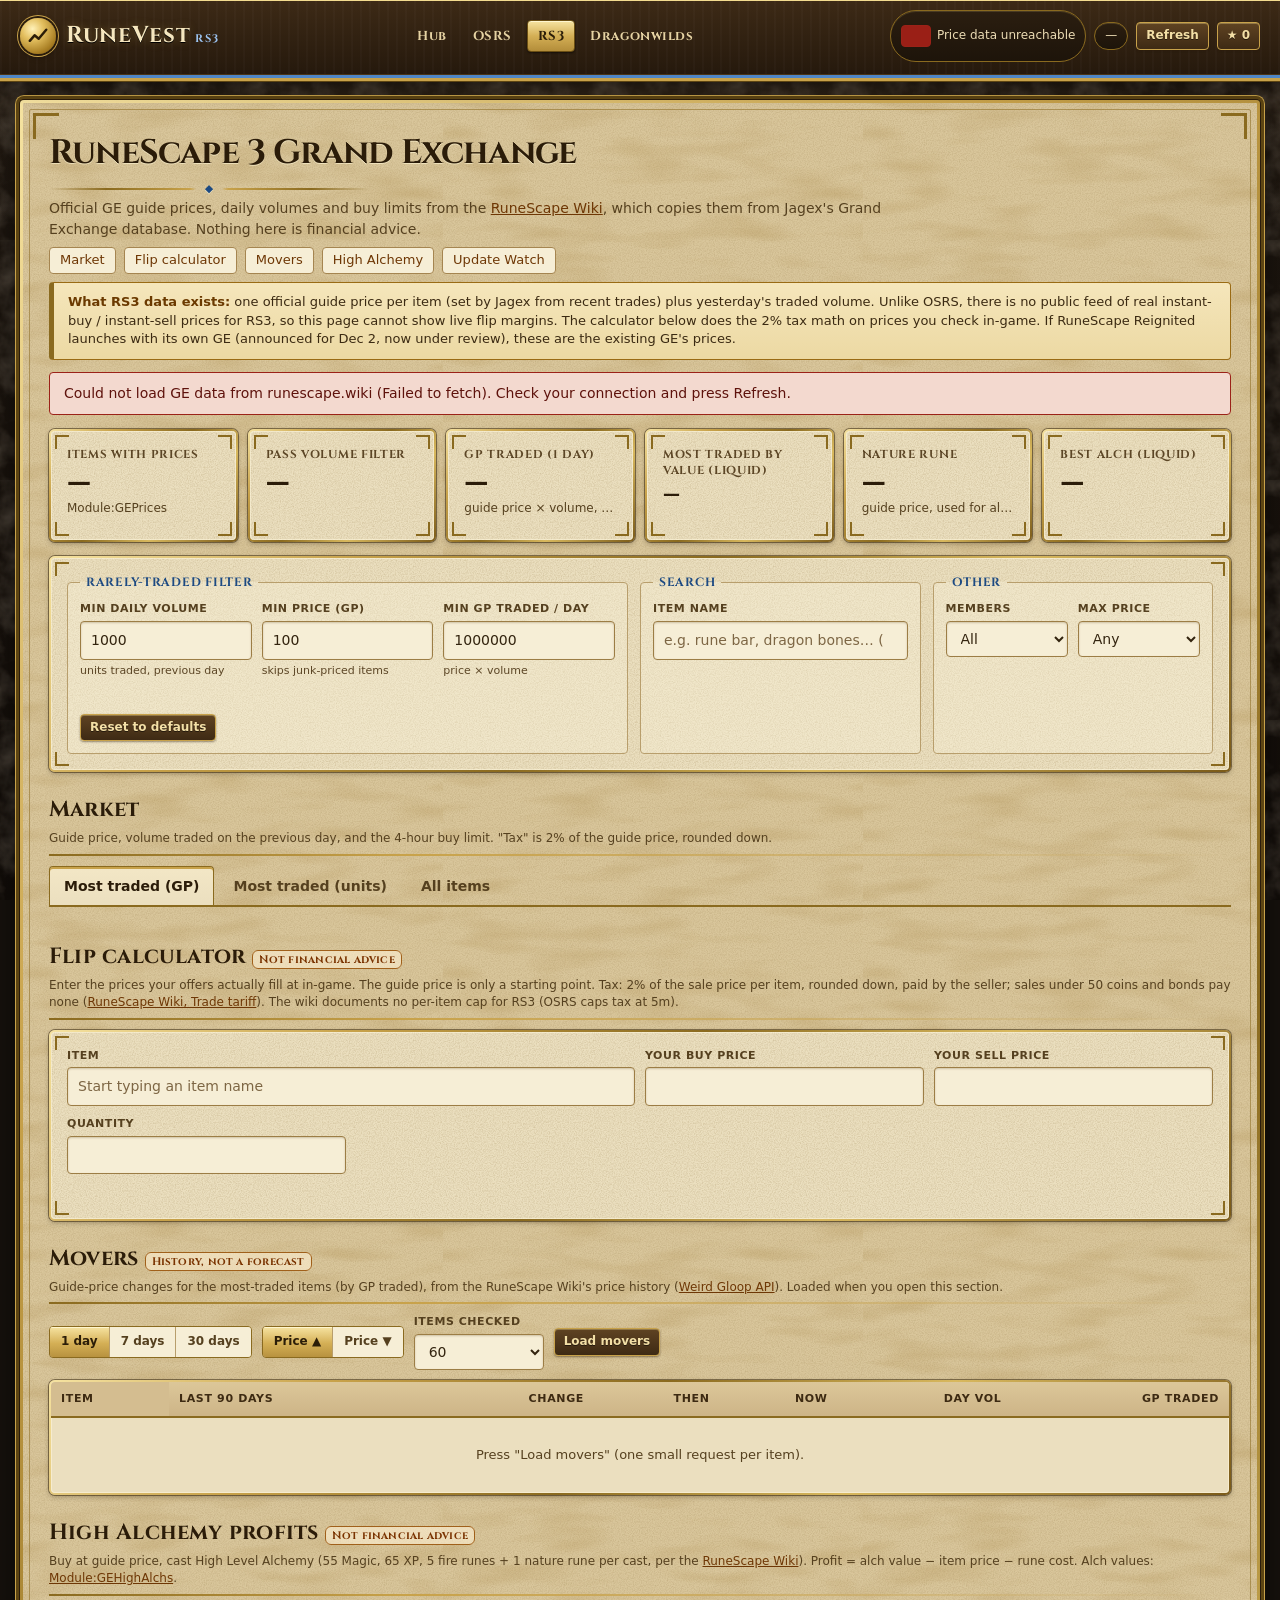
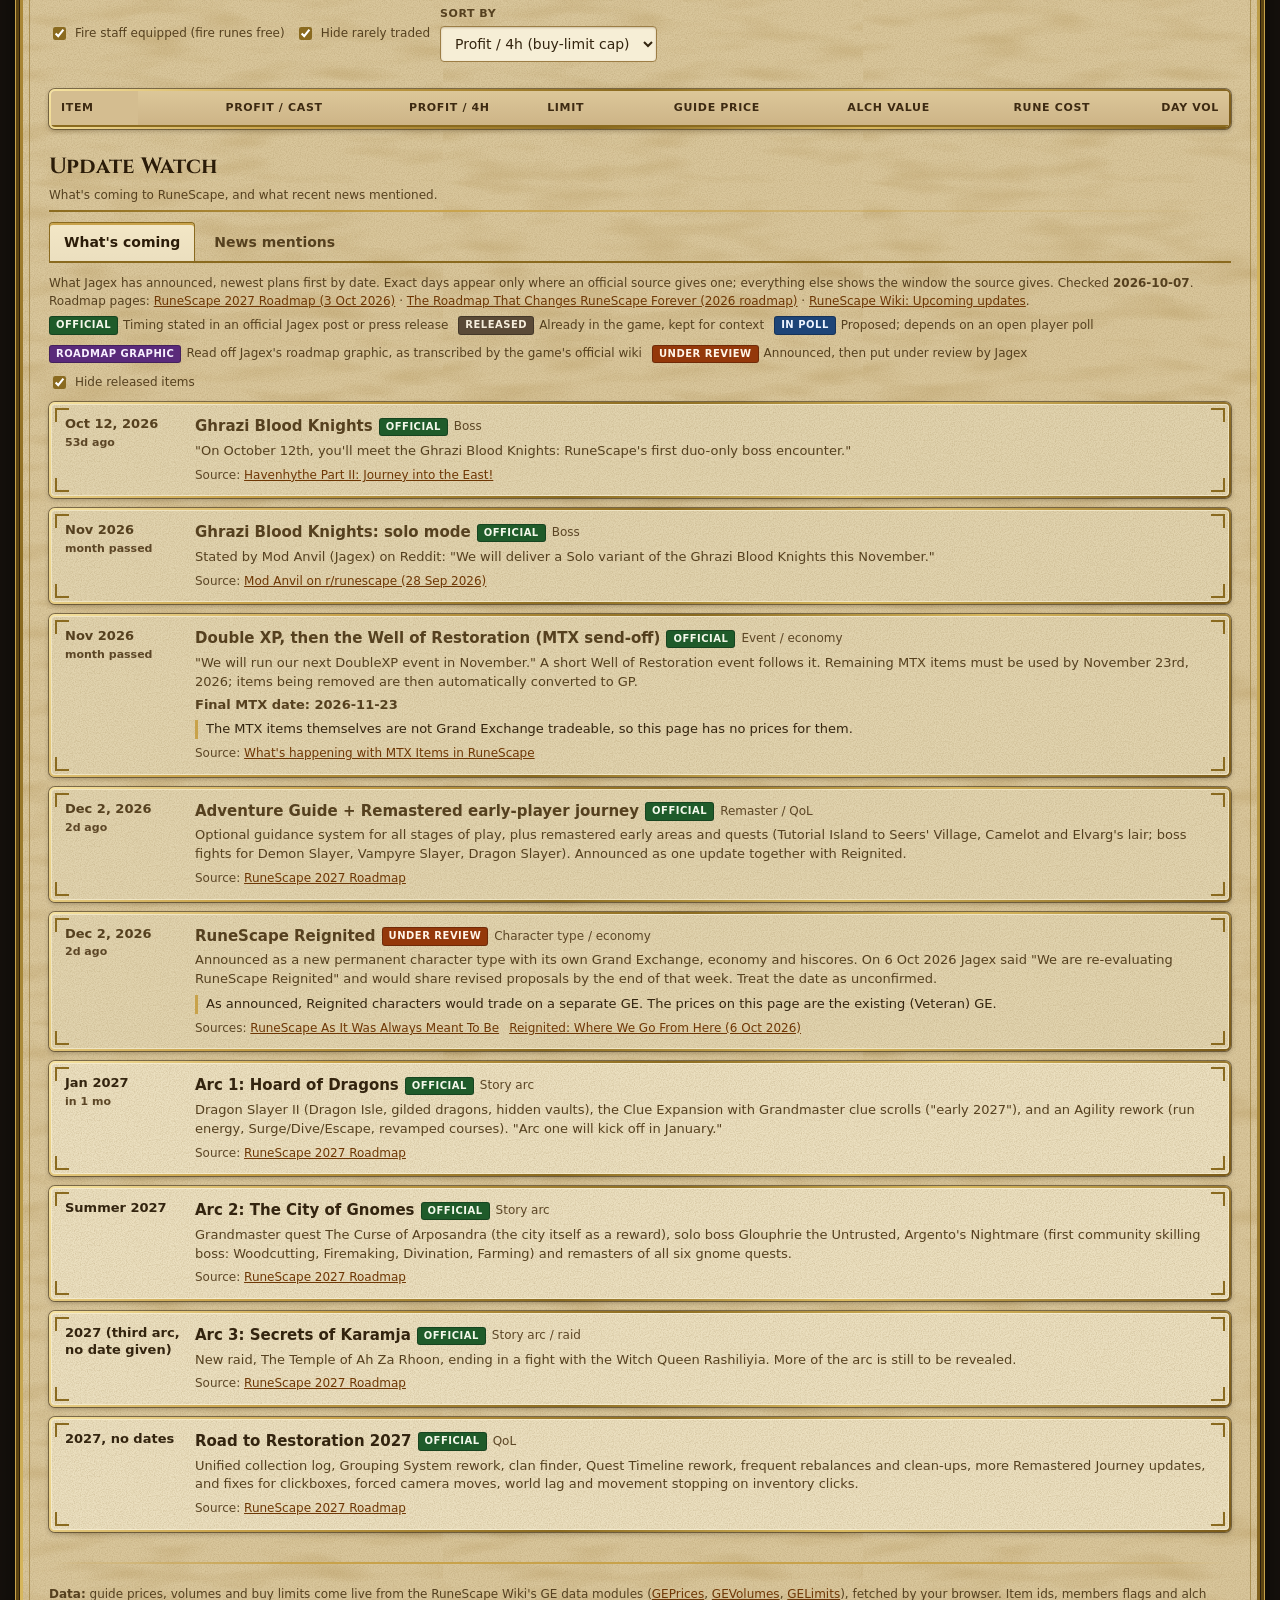
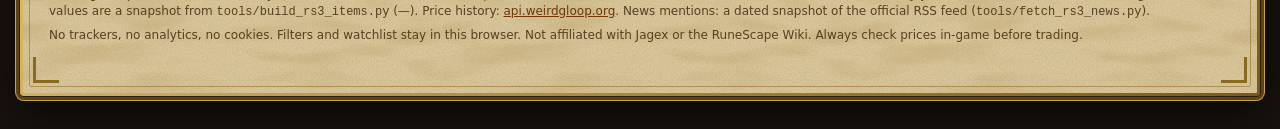
<file: rs3/index.html>
<!DOCTYPE html>
<html lang="en">
<head>
<meta charset="UTF-8">
<meta name="viewport" content="width=device-width, initial-scale=1">
<title>RuneVest · RuneScape 3 GE prices, alchs, movers and roadmap</title>
<meta name="description" content="RuneScape 3 Grand Exchange guide prices, daily volume, buy limits, a 2% tax flip calculator, High Alchemy profits, guide-price movers and an Update Watch of Jagex's announced roadmap. Data from the RuneScape Wiki.">
<meta name="color-scheme" content="dark">
<meta name="theme-color" content="#2a1d10">
<link rel="icon" href="data:image/svg+xml,%3Csvg xmlns='http://www.w3.org/2000/svg' viewBox='0 0 32 32'%3E%3Crect width='32' height='32' rx='8' fill='%23c8a24a'/%3E%3Cpath d='M6 22l6-7 5 4 9-11' stroke='%232b1d08' stroke-width='3.2' fill='none' stroke-linecap='round' stroke-linejoin='round'/%3E%3C/svg%3E">
<link rel="stylesheet" href="../assets/base.css">
</head>
<body data-game="rs3">
<header class="top">
  <div class="wrap">
    <a class="brand" href="../" aria-label="RuneVest hub">
      <span class="logo" aria-hidden="true"><svg width="22" height="22" viewBox="0 0 32 32"><path d="M4 23l7-8 6 5 11-13" stroke="#2b1d08" stroke-width="3.6" fill="none" stroke-linecap="round" stroke-linejoin="round"/></svg></span>
      <span><b>RuneVest</b><small>RS3</small></span>
    </a>
    <nav class="games" aria-label="Games"><a href="../">Hub</a><a href="../osrs/">OSRS</a><a href="./" aria-current="page">RS3</a><a href="../dragonwilds/">Dragonwilds</a></nav>
    <div class="status">
      <span class="pill" id="st-pill"><span class="dot load" id="st-dot"></span><span id="st-text">Loading prices…</span></span>
      <span class="pill hide-sm" id="st-times" title="When Jagex's GE data was last picked up by the wiki">—</span>
      <button class="btn sm" id="btn-refresh" type="button">Refresh</button>
      <button class="btn sm" id="btn-watch" type="button" aria-label="Show watchlist">★ <span id="watch-count">0</span></button>
    </div>
  </div>
</header>

<main class="wrap">
  <section class="hero">
    <h1>RuneScape 3 Grand Exchange</h1>
    <p>Official GE guide prices, daily volumes and buy limits from the <a href="https://runescape.wiki/w/RuneScape:Grand_Exchange_Market_Watch" target="_blank" rel="noopener">RuneScape Wiki</a>, which copies them from Jagex's Grand Exchange database. Nothing here is financial advice.</p>
    <nav class="jump" aria-label="Sections"><a href="#mk-h">Market</a><a href="#calc">Flip calculator</a><a href="#movers">Movers</a><a href="#alch">High Alchemy</a><a href="#update-watch">Update Watch</a></nav>
  </section>
  <div class="banner"><b>What RS3 data exists:</b> one official guide price per item (set by Jagex from recent trades) plus yesterday's traded volume. Unlike OSRS, there is no public feed of real instant-buy / instant-sell prices for RS3, so this page cannot show live flip margins. The calculator below does the 2% tax math on prices you check in-game. If RuneScape Reignited launches with its own GE (announced for Dec 2, now under review), these are the existing GE's prices.</div>
  <div id="load-error" class="err" hidden></div>

  <section class="metrics" aria-label="Key metrics">
    <div class="panel metric"><div class="k">Items with prices</div><div class="v" id="m-items">—</div><div class="s" id="m-items-s">Module:GEPrices</div></div>
    <div class="panel metric"><div class="k">Pass volume filter</div><div class="v" id="m-liquid">—</div><div class="s" id="m-liquid-s">&nbsp;</div></div>
    <div class="panel metric"><div class="k">GP traded (1 day)</div><div class="v" id="m-value">—</div><div class="s">guide price × volume, all items</div></div>
    <div class="panel metric"><div class="k">Most traded by value (liquid)</div><div class="v" id="m-top" style="font-size:17px">—</div><div class="s" id="m-top-s">&nbsp;</div></div>
    <div class="panel metric"><div class="k">Nature rune</div><div class="v" id="m-nat">—</div><div class="s">guide price, used for alchs</div></div>
    <div class="panel metric"><div class="k">Best alch (liquid)</div><div class="v gold" id="m-alch">—</div><div class="s" id="m-alch-s">&nbsp;</div></div>
  </section>

  <section class="panel" aria-label="Filters">
    <div class="filters">
      <fieldset class="fgroup">
        <legend>Rarely-traded filter</legend>
        <div class="fgrid" style="grid-template-columns:repeat(3,minmax(0,1fr))">
          <div class="field"><label for="f-minvol">Min daily volume</label><input id="f-minvol" type="number" min="0" step="50" inputmode="numeric"><div class="hint">units traded, previous day</div></div>
          <div class="field"><label for="f-minprice">Min price (gp)</label><input id="f-minprice" type="number" min="0" step="50" inputmode="numeric"><div class="hint">skips junk-priced items</div></div>
          <div class="field"><label for="f-minvalue">Min GP traded / day</label><input id="f-minvalue" type="number" min="0" step="100000" inputmode="numeric"><div class="hint">price × volume</div></div>
        </div>
        <div class="fsum" id="f-summary">&nbsp;</div>
        <button class="btn sm" id="f-reset" type="button" style="margin-top:8px">Reset to defaults</button>
      </fieldset>
      <fieldset class="fgroup">
        <legend>Search</legend>
        <div class="field"><label for="f-search">Item name</label><input id="f-search" type="search" placeholder="e.g. rune bar, dragon bones… (press /)" autocomplete="off"></div>
      </fieldset>
      <fieldset class="fgroup">
        <legend>Other</legend>
        <div class="fgrid" style="grid-template-columns:1fr 1fr">
          <div class="field"><label for="f-members">Members</label><select id="f-members"><option value="all">All</option><option value="m">Members</option><option value="f">F2P</option></select></div>
          <div class="field"><label for="f-maxprice">Max price</label><select id="f-maxprice"><option value="0">Any</option><option value="10000">&lt; 10k</option><option value="100000">&lt; 100k</option><option value="1000000">&lt; 1m</option><option value="10000000">&lt; 10m</option></select></div>
        </div>
      </fieldset>
    </div>
  </section>

  <section class="sec" aria-labelledby="mk-h">
    <div class="sec-head"><div><h2 id="mk-h">Market</h2><p class="note">Guide price, volume traded on the previous day, and the 4-hour buy limit. "Tax" is 2% of the guide price, rounded down.</p></div></div>
    <div class="tabs" role="tablist" aria-label="Market views">
      <button class="tab" role="tab" id="mt-value" aria-controls="mp-value" aria-selected="true">Most traded (GP)</button>
      <button class="tab" role="tab" id="mt-volume" aria-controls="mp-volume" aria-selected="false">Most traded (units)</button>
      <button class="tab" role="tab" id="mt-all" aria-controls="mp-all" aria-selected="false">All items<span class="cnt" id="c-all"></span></button>
    </div>
    <div id="mp-value" role="tabpanel" aria-labelledby="mt-value"><div class="grid" id="grid-value"></div></div>
    <div id="mp-volume" role="tabpanel" aria-labelledby="mt-volume" hidden><div class="grid" id="grid-volume"></div></div>
    <div id="mp-all" role="tabpanel" aria-labelledby="mt-all" hidden>
      <div class="controls">
        <label class="chk"><input type="checkbox" id="all-liquid" checked> Hide rarely traded</label>
        <label class="chk"><input type="checkbox" id="all-watch"> Watchlist only</label>
      </div>
      <div class="tbl-wrap"><table id="tbl-all"><thead><tr>
        <th class="sticky"><button data-sort="name">Item</button></th>
        <th class="n"><button data-sort="price">Guide price</button></th>
        <th class="n"><button data-sort="vol">Day vol</button></th>
        <th class="n"><button data-sort="value">GP traded</button></th>
        <th class="n"><button data-sort="limit">Limit</button></th>
        <th class="n"><button data-sort="tax">Tax</button></th>
        <th class="n"><button data-sort="alch">High alch</button></th>
        <th class="n"><button data-sort="alchProfit" title="Per cast at guide price; uses the staff setting in High Alchemy">Alch profit</button></th>
        <th>Flags</th>
      </tr></thead><tbody></tbody></table></div>
      <div class="more"><button class="btn sm" id="all-more" type="button" hidden>Show more</button></div>
    </div>
  </section>

  <section class="sec" id="calc" aria-labelledby="calc-h">
    <div class="sec-head"><div><h2 id="calc-h">Flip calculator <span class="nfa">Not financial advice</span></h2><p class="note">Enter the prices your offers actually fill at in-game. The guide price is only a starting point. Tax: 2% of the sale price per item, rounded down, paid by the seller; sales under 50 coins and bonds pay none (<a href="https://runescape.wiki/w/Grand_Exchange#Trade_tariff" target="_blank" rel="noopener">RuneScape Wiki, Trade tariff</a>). The wiki documents no per-item cap for RS3 (OSRS caps tax at 5m).</p></div></div>
    <div class="panel">
      <div class="calc">
        <div class="field" style="grid-column:span 2"><label for="c-item">Item</label><input id="c-item" list="c-items" placeholder="Start typing an item name" autocomplete="off"><datalist id="c-items"></datalist></div>
        <div class="field"><label for="c-buy">Your buy price</label><input id="c-buy" type="number" min="0" inputmode="numeric"></div>
        <div class="field"><label for="c-sell">Your sell price</label><input id="c-sell" type="number" min="0" inputmode="numeric"></div>
        <div class="field"><label for="c-qty">Quantity</label><input id="c-qty" type="number" min="1" inputmode="numeric"><div class="hint" id="c-qty-hint">&nbsp;</div></div>
      </div>
      <div class="calc-out" id="c-out"></div>
    </div>
  </section>

  <section class="sec" id="movers" aria-labelledby="mv-h">
    <div class="sec-head"><div><h2 id="mv-h">Movers <span class="nfa">History, not a forecast</span></h2><p class="note" id="mv-note">Guide-price changes for the most-traded items (by GP traded), from the RuneScape Wiki's price history (<a href="https://api.weirdgloop.org/" target="_blank" rel="noopener">Weird Gloop API</a>). Loaded when you open this section.</p></div></div>
    <div class="controls">
      <div class="seg" role="group" aria-label="Window"><button data-win="1" aria-pressed="true">1 day</button><button data-win="7" aria-pressed="false">7 days</button><button data-win="30" aria-pressed="false">30 days</button></div>
      <div class="seg" role="group" aria-label="Direction"><button data-dir="up" aria-pressed="true">Price ▲</button><button data-dir="down" aria-pressed="false">Price ▼</button></div>
      <div class="field"><label for="mv-n">Items checked</label><select id="mv-n"><option>30</option><option selected>60</option><option>100</option></select></div>
      <button class="btn sm" id="mv-load" type="button">Load movers</button>
    </div>
    <div class="tbl-wrap"><table id="tbl-movers"><thead><tr>
      <th class="sticky">Item</th><th>Last 90 days</th><th class="n">Change</th><th class="n">Then</th><th class="n">Now</th><th class="n">Day vol</th><th class="n">GP traded</th>
    </tr></thead><tbody><tr><td colspan="7" class="empty">Press "Load movers" (one small request per item).</td></tr></tbody></table></div>
  </section>

  <section class="sec" id="alch" aria-labelledby="al-h">
    <div class="sec-head"><div><h2 id="al-h">High Alchemy profits <span class="nfa">Not financial advice</span></h2><p class="note">Buy at guide price, cast High Level Alchemy (55 Magic, 65 XP, 5 fire runes + 1 nature rune per cast, per the <a href="https://runescape.wiki/w/High_Level_Alchemy" target="_blank" rel="noopener">RuneScape Wiki</a>). Profit = alch value − item price − rune cost. Alch values: <a href="https://runescape.wiki/w/Module:GEHighAlchs/data.json" target="_blank" rel="noopener">Module:GEHighAlchs</a>.</p></div></div>
    <div class="controls">
      <label class="chk"><input type="checkbox" id="al-staff" checked> Fire staff equipped (fire runes free)</label>
      <label class="chk"><input type="checkbox" id="al-liquid" checked> Hide rarely traded</label>
      <div class="field"><label for="al-sort">Sort by</label><select id="al-sort"><option value="p4h">Profit / 4h (buy-limit cap)</option><option value="profit">Profit / cast</option></select></div>
    </div>
    <p class="note" id="al-note">&nbsp;</p>
    <div class="tbl-wrap"><table id="tbl-alch"><thead><tr>
      <th class="sticky">Item</th><th class="n">Profit / cast</th><th class="n">Profit / 4h</th><th class="n">Limit</th><th class="n">Guide price</th><th class="n">Alch value</th><th class="n">Rune cost</th><th class="n">Day vol</th>
    </tr></thead><tbody></tbody></table></div>
  </section>

  <section class="sec" id="update-watch" aria-labelledby="uw-h">
    <div class="sec-head"><div><h2 id="uw-h">Update Watch</h2><p class="note">What's coming to RuneScape, and what recent news mentioned.</p></div></div>
    <div class="tabs" role="tablist" aria-label="Update Watch views">
      <button class="tab" role="tab" id="ut-road" aria-controls="up-road" aria-selected="true">What's coming</button>
      <button class="tab" role="tab" id="ut-news" aria-controls="up-news" aria-selected="false">News mentions</button>
    </div>
    <div id="up-road" role="tabpanel" aria-labelledby="ut-road"><div id="rs3-roadmap"></div></div>
    <div id="up-news" role="tabpanel" aria-labelledby="ut-news" hidden>
      <div class="banner"><b>What the news mentions and what the guide price did since. Not a prediction, not financial advice.</b><br><span id="news-meta">&nbsp;</span></div>
      <div class="news" id="news-list"></div>
    </div>
  </section>

  <footer>
    <p><b>Data:</b> guide prices, volumes and buy limits come live from the RuneScape Wiki's GE data modules (<a href="https://runescape.wiki/w/Module:GEPrices/data.json" target="_blank" rel="noopener">GEPrices</a>, <a href="https://runescape.wiki/w/Module:GEVolumes/data.json" target="_blank" rel="noopener">GEVolumes</a>, <a href="https://runescape.wiki/w/Module:GELimits/data.json" target="_blank" rel="noopener">GELimits</a>), fetched by your browser. Item ids, members flags and alch values are a snapshot from <code>tools/build_rs3_items.py</code> (<span id="items-built">—</span>). Price history: <a href="https://api.weirdgloop.org/" target="_blank" rel="noopener">api.weirdgloop.org</a>. News mentions: a dated snapshot of the official RSS feed (<code>tools/fetch_rs3_news.py</code>).</p>
    <p>No trackers, no analytics, no cookies. Filters and watchlist stay in this browser. Not affiliated with Jagex or the RuneScape Wiki. Always check prices in-game before trading.</p>
  </footer>
</main>

<dialog id="item-modal" aria-labelledby="md-name">
  <div class="mhead">
    <div><h2 id="md-name">Item</h2><div class="note" id="md-sub"></div></div>
    <div style="display:flex;gap:6px"><button class="btn sm" id="md-watch" type="button">☆ Watch</button><button class="btn sm" id="md-close" type="button" aria-label="Close">✕</button></div>
  </div>
  <div class="mbody" id="md-body"></div>
</dialog>

<script src="../data/rs3_items.js"></script>
<script src="../data/rs3_news.js"></script>
<script src="../data/roadmaps.js"></script>
<script src="../assets/roadmap.js"></script>
<script>
'use strict';
/* RuneVest RS3 page. Static, no build step, no third-party scripts.
   Live data: RuneScape Wiki GE modules (CORS-enabled). They hold Jagex's official guide
   prices (one price per item) and the previous day's volume, refreshed by the wiki's bot
   when Jagex's GE database updates. History: Weird Gloop exchange API (wiki backend). */
const WIKI = 'https://runescape.wiki/w/';
const MOD = n => WIKI + 'Module:' + n + '/data.json?action=raw';
const HIST = id => 'https://api.weirdgloop.org/exchange/history/rs/last90d?id=' + id;
const TAX_RATE = 0.02;
// RS3 tax (RuneScape Wiki, Grand Exchange > Trade tariff, checked 2026-10-07):
// "2% of the sales price of items is withheld ... applied to the seller on a per-item basis,
// and the tax amount is rounded down ... Items traded below 50 coins and bonds are exempt."
// https://runescape.wiki/w/Grand_Exchange#Trade_tariff . No cap is documented for RS3.
function geTax(price, name) { if (!price || name === 'Bond') return 0; return Math.floor(price * TAX_RATE); }

const META = new Map(); // name -> {id, members, highalch}
for (const [name, id, m, ha] of ((window.RV_RS3_ITEMS || {}).items || [])) META.set(name, { id, members: !!m, highalch: ha });
const NEWS = window.RV_RS3_NEWS || null;

const DEFAULTS = { minVol: 1000, minPrice: 100, minValue: 1000000 };
const S = Object.assign({}, DEFAULTS, safeJSON(localStorage.getItem('rv_rs3_settings')) || {});
let watch = new Set(safeJSON(localStorage.getItem('rv_rs3_watch')) || []);
function safeJSON(s) { try { return JSON.parse(s); } catch (e) { return null; } }
function saveSettings() { localStorage.setItem('rv_rs3_settings', JSON.stringify(S)); }

const $ = s => document.querySelector(s);
const NF = new Intl.NumberFormat('en-US');
const fmt = n => (n == null || !isFinite(n)) ? '—' : NF.format(Math.round(n));
function short(n) {
  if (n == null || !isFinite(n)) return '—';
  const a = Math.abs(n);
  if (a >= 1e12) return (n / 1e12).toFixed(2).replace(/\.?0+$/, '') + 't';
  if (a >= 1e9) return (n / 1e9).toFixed(2).replace(/\.?0+$/, '') + 'b';
  if (a >= 1e7) return (n / 1e6).toFixed(1).replace(/\.0$/, '') + 'm';
  if (a >= 1e6) return (n / 1e6).toFixed(2).replace(/\.?0+$/, '') + 'm';
  if (a >= 1e5) return (n / 1e3).toFixed(0) + 'k';
  return fmt(n);
}
const pct = (n, d = 1) => (n == null || !isFinite(n)) ? '—' : (n > 0 ? '+' : '') + n.toFixed(d) + '%';
const cls = n => n > 0 ? 'up' : n < 0 ? 'down' : 'mute';
const esc = s => String(s).replace(/[&<>"']/g, c => ({ '&': '&amp;', '<': '&lt;', '>': '&gt;', '"': '&quot;', "'": '&#39;' }[c]));
const wikiUrl = n => WIKI + encodeURIComponent(n.replace(/ /g, '_'));
const dshort = ts => new Date(ts).toLocaleDateString([], { month: 'short', day: 'numeric' });

/* ---------- loading ---------- */
const D = { items: [], byName: new Map(), updated: null, fetched: null };
async function getJSON(u) {
  const r = await fetch(u, { credentials: 'omit' });
  if (!r.ok) throw new Error(u.replace(/^https:\/\/[^/]+/, '') + ' → HTTP ' + r.status);
  return r.json();
}
async function loadAll() {
  setStatus('load', 'Loading prices…'); $('#btn-refresh').disabled = true;
  try {
    const [P, V, L] = await Promise.all([getJSON(MOD('GEPrices')), getJSON(MOD('GEVolumes')), getJSON(MOD('GELimits'))]);
    D.updated = P['%LAST_UPDATE_F%'] || null; D.updatedTs = P['%LAST_UPDATE%'] || null; D.fetched = Date.now();
    const items = [];
    for (const [name, price] of Object.entries(P)) {
      if (name.startsWith('%') || typeof price !== 'number') continue;
      const m = META.get(name) || {};
      const vol = typeof V[name] === 'number' ? V[name] : null;
      const limit = typeof L[name] === 'number' ? L[name] : null;
      items.push({ name, price, vol, limit, id: m.id || null, members: !!m.members, alch: m.highalch || null,
        value: vol != null ? vol * price : null, tax: geTax(price, name) });
    }
    D.items = items; D.byName = new Map(items.map(i => [i.name, i]));
    const nat = D.byName.get('Nature rune'), fire = D.byName.get('Fire rune');
    D.nat = nat ? nat.price : null; D.fire = fire ? fire.price : null;
    renderAll(); fillDatalist();
    setStatus('ok', 'Live · ' + fmt(items.length) + ' items'); $('#load-error').hidden = true;
  } catch (e) {
    console.warn(e); setStatus('err', 'Price data unreachable');
    const el = $('#load-error'); el.hidden = false; el.textContent = 'Could not load GE data from runescape.wiki (' + e.message + '). Check your connection and press Refresh.';
  } finally { $('#btn-refresh').disabled = false; }
}

/* ---------- filters ---------- */
function liquidReason(i) {
  if (i.vol == null) return 'novol';
  if (i.vol < S.minVol) return 'vol';
  if (i.price < S.minPrice) return 'price';
  if (i.value < S.minValue) return 'value';
  return null;
}
function userFilter(i) {
  const q = $('#f-search').value.trim().toLowerCase();
  if (q && !i.name.toLowerCase().includes(q)) return false;
  const m = $('#f-members').value; if (m === 'm' && !i.members) return false; if (m === 'f' && i.members) return false;
  const mp = +$('#f-maxprice').value; if (mp && i.price > mp) return false;
  return true;
}
function alchProfit(i, staff) { if (!i.alch || D.nat == null) return null; const runes = D.nat + (staff ? 0 : 5 * (D.fire || 0)); return i.alch - i.price - runes; }

/* ---------- render ---------- */
let liquid = [];
function renderAll() {
  const reasons = { novol: 0, vol: 0, price: 0, value: 0 }; liquid = [];
  const staff = $('#al-staff').checked;
  for (const i of D.items) { const r = liquidReason(i); i.liquid = !r; if (r) reasons[r]++; else liquid.push(i); i.alchProfit = alchProfit(i, staff); }
  $('#m-items').textContent = fmt(D.items.length);
  $('#m-items-s').textContent = D.updated ? 'GE data ' + D.updated.replace(/:\d\d \(UTC\)/, ' UTC') : '';
  $('#m-liquid').textContent = fmt(liquid.length);
  $('#m-liquid-s').textContent = 'of ' + fmt(D.items.length) + ' (' + (liquid.length / Math.max(1, D.items.length) * 100).toFixed(0) + '%)';
  $('#m-value').textContent = short(D.items.reduce((a, i) => a + (i.value || 0), 0));
  const top = [...liquid].sort((a, b) => (b.value || 0) - (a.value || 0))[0];
  $('#m-top').textContent = top ? top.name : '—'; $('#m-top-s').textContent = top ? short(top.value) + ' gp traded' : ' ';
  $('#m-nat').textContent = fmt(D.nat);
  const bestAlch = liquid.filter(i => i.alch).map(i => ({ i, p: alchProfit(i, staff) })).sort((a, b) => b.p - a.p)[0];
  $('#m-alch').textContent = bestAlch ? fmt(bestAlch.p) : '—'; $('#m-alch-s').textContent = bestAlch ? bestAlch.i.name + ' · per cast' : ' ';
  $('#f-summary').innerHTML = `<b>${fmt(liquid.length)}</b> of ${fmt(D.items.length)} items pass. Removed: ${fmt(reasons.vol)} low volume, ${fmt(reasons.price)} below min price, ${fmt(reasons.value)} below min GP traded, ${fmt(reasons.novol)} with no volume data.`;
  $('#st-times').textContent = D.updated ? 'GE data ' + D.updated : '—';
  $('#watch-count').textContent = watch.size;
  $('#items-built').textContent = ((window.RV_RS3_ITEMS || {}).builtAt || '?') + ', ' + fmt(META.size) + ' items';
  renderMarket(); renderAlch(); renderNews(); if (MV.loaded) renderMovers(); renderCalc();
}
function card(i) {
  const w = watch.has(i.name);
  return `<button class="card" type="button" data-item="${esc(i.name)}">
    <div class="nm"><span>${esc(i.name)} ${i.members ? '<span class="tag">M</span>' : ''}</span><span class="${w ? 'gold' : 'dim'}">${w ? '★' : ''}</span></div>
    <div class="kv">
      <div><span>Guide price</span><b class="gold">${fmt(i.price)}</b></div>
      <div><span>Day volume</span><b>${short(i.vol)}</b></div>
      <div><span>GP traded</span><b>${short(i.value)}</b></div>
      <div><span>Buy limit / 4h</span><b>${i.limit ? fmt(i.limit) : '?'}</b></div>
      <div><span>Tax at guide</span><b>${fmt(i.tax)}</b></div>
      <div><span>High alch</span><b>${i.alch ? fmt(i.alch) : '—'}</b></div>
    </div>
  </button>`;
}
let allSort = { k: 'value', dir: -1 }, allShown = 100;
function renderMarket() {
  const L = liquid.filter(userFilter);
  $('#grid-value').innerHTML = [...L].sort((a, b) => b.value - a.value).slice(0, 24).map(card).join('') || '<div class="empty">No items match.</div>';
  $('#grid-volume').innerHTML = [...L].sort((a, b) => b.vol - a.vol).slice(0, 24).map(card).join('') || '<div class="empty">No items match.</div>';
  renderAllTable();
}
function renderAllTable() {
  let rows = D.items.filter(userFilter);
  if ($('#all-liquid').checked) rows = rows.filter(i => i.liquid);
  if ($('#all-watch').checked) rows = rows.filter(i => watch.has(i.name));
  const { k, dir } = allSort;
  rows.sort((a, b) => { const x = a[k], y = b[k]; if (typeof x === 'string') return dir * x.localeCompare(y); return dir * ((x ?? -Infinity) - (y ?? -Infinity)); });
  $('#c-all').textContent = fmt(rows.length);
  const flag = i => [i.liquid ? '' : '<span class="tag warn">' + ({ vol: 'LOW VOL', price: 'CHEAP', value: 'LOW GP', novol: 'NO VOL' }[liquidReason(i)] || '') + '</span>', i.name === 'Bond' ? '<span class="tag blue">NO TAX</span>' : '', watch.has(i.name) ? '<span class="gold">★</span>' : ''].join(' ');
  $('#tbl-all tbody').innerHTML = rows.slice(0, allShown).map(i => `<tr>
    <td class="name sticky"><button type="button" data-item="${esc(i.name)}">${esc(i.name)}</button> ${i.members ? '<span class="tag">M</span>' : ''}</td>
    <td class="n gold">${fmt(i.price)}</td><td class="n">${short(i.vol)}</td><td class="n">${short(i.value)}</td><td class="n">${i.limit ? fmt(i.limit) : '?'}</td>
    <td class="n">${fmt(i.tax)}</td><td class="n">${i.alch ? fmt(i.alch) : '—'}</td><td class="n ${cls(i.alchProfit)}">${i.alchProfit == null ? '—' : fmt(i.alchProfit)}</td><td>${flag(i)}</td></tr>`).join('') || '<tr><td colspan="9" class="empty">No items match.</td></tr>';
  const more = $('#all-more'); more.hidden = rows.length <= allShown; more.textContent = 'Show more (' + fmt(rows.length - allShown) + ' left)';
}

/* ---------- flip calculator ---------- */
function fillDatalist() { $('#c-items').innerHTML = [...D.items].sort((a, b) => (b.value || 0) - (a.value || 0)).map(i => `<option value="${esc(i.name)}">`).join(''); }
function breakEven(buy, name) { // smallest sell price s with s - tax(s) >= buy
  if (!buy) return null; let s = Math.ceil(buy / (1 - TAX_RATE)) - 2; if (s < buy) s = buy;
  while (s - geTax(s, name) < buy) s++; return s;
}
function renderCalc() {
  const name = $('#c-item').value.trim(), it = D.byName.get(name);
  const buy = parseFloat($('#c-buy').value), sell = parseFloat($('#c-sell').value);
  let qty = parseFloat($('#c-qty').value);
  $('#c-qty-hint').textContent = it && it.limit ? 'buy limit ' + fmt(it.limit) + ' / 4h' : ' ';
  if (!isFinite(qty) || qty < 1) qty = 1;
  const box = (k, v, c = '', s = '') => `<div class="box"><div class="k">${k}</div><div class="v ${c}">${v}</div>${s ? `<div class="note">${s}</div>` : ''}</div>`;
  if (!isFinite(buy) || !isFinite(sell)) { $('#c-out').innerHTML = box('Tax / item', '—') + box('Profit / item', '—') + box('Total profit', '—') + box('Break-even sell', isFinite(buy) ? fmt(breakEven(buy, name)) : '—'); return; }
  const tax = geTax(sell, name), per = sell - tax - buy, tot = per * qty;
  $('#c-out').innerHTML = box('Tax / item', fmt(tax), '', sell < 50 ? 'under 50 coins: no tax' : name === 'Bond' ? 'bonds are exempt' : '2%, rounded down') +
    box('Profit / item', fmt(per), cls(per), pct(buy ? per / buy * 100 : null, 2) + ' ROI') + box('Total profit', fmt(tot), cls(tot), fmt(qty) + ' × ' + fmt(per)) +
    box('Break-even sell', fmt(breakEven(buy, name)), '', 'lowest sell that covers buy + tax');
}
function initCalc() {
  $('#c-item').addEventListener('change', () => { const it = D.byName.get($('#c-item').value.trim()); if (it) { $('#c-buy').value = it.price; $('#c-sell').value = it.price; $('#c-qty').value = it.limit || 1; } renderCalc(); });
  ['#c-buy', '#c-sell', '#c-qty', '#c-item'].forEach(s => $(s).addEventListener('input', renderCalc));
}

/* ---------- movers (guide-price history) ---------- */
const MV = { win: 1, dir: 'up', loaded: false, series: new Map() };
async function series(id) {
  if (MV.series.has(id)) return MV.series.get(id);
  const key = 'rv_rs3_h_' + id, c = safeJSON(sessionStorage.getItem(key));
  if (c && Date.now() - c.t < 3600e3) { MV.series.set(id, c.d); return c.d; }
  const j = await getJSON(HIST(id)); const d = (j[String(id)] || []).map(p => [p.timestamp, p.price, p.volume ?? null]);
  MV.series.set(id, d); try { sessionStorage.setItem(key, JSON.stringify({ t: Date.now(), d })); } catch (e) { /* storage full */ }
  return d;
}
async function pool(tasks, n) { let i = 0; await Promise.all(Array.from({ length: n }, async () => { while (i < tasks.length) { const k = i++; try { await tasks[k](); } catch (e) { /* skip */ } } })); }
function change(pts, days) {
  if (!pts || pts.length < 2) return null;
  const last = pts[pts.length - 1], target = last[0] - days * 864e5 + 6 * 36e5; // 6h tolerance for update times
  let then = null; for (const p of pts) { if (p[0] <= target) then = p; else break; }
  if (!then) return null;
  return { then: then[1], thenTs: then[0], now: last[1], nowTs: last[0], dp: (last[1] / then[1] - 1) * 100 };
}
function sparkSVG(pts, w = 140, h = 30) {
  if (!pts || pts.length < 2) return '<span class="dim">no data</span>';
  const ys = pts.map(p => p[1]), mn = Math.min(...ys), mx = Math.max(...ys), n = pts.length - 1;
  const d = pts.map((p, x) => (x / n * (w - 2) + 1).toFixed(1) + ',' + (h - 2 - (mx === mn ? .5 : (p[1] - mn) / (mx - mn)) * (h - 4)).toFixed(1)).join(' ');
  const col = ys[ys.length - 1] >= ys[0] ? 'var(--up)' : 'var(--down)';
  return `<svg class="spark" width="${w}" height="${h}" viewBox="0 0 ${w} ${h}" role="img" aria-label="90-day guide price, low ${fmt(mn)}, high ${fmt(mx)}"><polyline fill="none" stroke="${col}" stroke-width="1.6" points="${d}"/></svg>`;
}
async function loadMovers() {
  const n = +$('#mv-n').value;
  MV.set = liquid.filter(i => i.id).sort((a, b) => b.value - a.value).slice(0, n);
  $('#mv-load').disabled = true; let done = 0;
  const tb = $('#tbl-movers tbody'); tb.innerHTML = `<tr><td colspan="7" class="empty">Loading history… <span id="mv-prog">0</span> / ${MV.set.length}</td></tr>`;
  await pool(MV.set.map(i => async () => { await series(i.id); done++; const p = $('#mv-prog'); if (p) p.textContent = done; }), 4);
  MV.loaded = true; $('#mv-load').disabled = false; $('#mv-load').textContent = 'Reload'; renderMovers();
}
function renderMovers() {
  if (!MV.set) return;
  const rows = MV.set.map(i => ({ i, s: MV.series.get(i.id), c: change(MV.series.get(i.id), MV.win) })).filter(r => r.c && userFilter(r.i));
  rows.sort((a, b) => MV.dir === 'up' ? b.c.dp - a.c.dp : a.c.dp - b.c.dp);
  const ex = rows[0] && rows[0].c;
  $('#mv-note').innerHTML = `Change in official guide price over ${MV.win} day${MV.win > 1 ? 's' : ''} for the ${fmt(MV.set.length)} most-traded items by GP that pass your filter (${fmt(rows.length)} with enough history)${ex ? `, comparing the guide price on ${esc(dshort(ex.thenTs))} with ${esc(dshort(ex.nowTs))}` : ''}. Since 27 Jul 2026 a guide price can move up to 20% per update. Source: <a href="https://api.weirdgloop.org/" target="_blank" rel="noopener">Weird Gloop exchange history</a> (RuneScape Wiki).`;
  $('#tbl-movers tbody').innerHTML = rows.slice(0, 25).map(r => `<tr>
    <td class="name sticky"><button type="button" data-item="${esc(r.i.name)}">${esc(r.i.name)}</button></td>
    <td>${sparkSVG(r.s)}</td><td class="n ${cls(r.c.dp)}"><b>${pct(r.c.dp)}</b></td><td class="n">${fmt(r.c.then)}</td><td class="n">${fmt(r.c.now)}</td>
    <td class="n">${short(r.i.vol)}</td><td class="n">${short(r.i.value)}</td></tr>`).join('') || '<tr><td colspan="7" class="empty">No items with enough history match your filters.</td></tr>';
}

/* ---------- High Alchemy ---------- */
function renderAlch() {
  const staff = $('#al-staff').checked, onlyLiquid = $('#al-liquid').checked;
  const runes = D.nat == null ? null : D.nat + (staff ? 0 : 5 * (D.fire || 0));
  let rows = D.items.filter(i => i.alch && userFilter(i) && (!onlyLiquid || i.liquid)).map(i => {
    const p = alchProfit(i, staff); return { i, p, p4h: i.limit ? p * i.limit : null };
  }).filter(r => r.p != null && r.p > 0);
  const k = $('#al-sort').value; rows.sort((a, b) => ((b[k] ?? -Infinity) - (a[k] ?? -Infinity)) || b.p - a.p);
  $('#al-note').innerHTML = `Rune cost per cast: <b>${fmt(runes)}</b> gp (1 nature rune ${fmt(D.nat)}${staff ? '; fire runes from your staff' : ' + 5 fire runes at ' + fmt(D.fire)}). ${fmt(rows.length)} items alch for more than they cost at guide price${onlyLiquid ? ' and pass the rarely-traded filter' : ''}. Profit / 4h = profit per cast × buy limit (casting time not counted). Guide prices can differ from what offers actually fill at.`;
  $('#tbl-alch tbody').innerHTML = rows.slice(0, 50).map(r => `<tr>
    <td class="name sticky"><button type="button" data-item="${esc(r.i.name)}">${esc(r.i.name)}</button> ${r.i.members ? '<span class="tag">M</span>' : ''}</td>
    <td class="n up"><b>${fmt(r.p)}</b></td><td class="n ${cls(r.p4h)}">${r.p4h == null ? '?' : short(r.p4h)}</td><td class="n">${r.i.limit ? fmt(r.i.limit) : '?'}</td>
    <td class="n">${fmt(r.i.price)}</td><td class="n gold">${fmt(r.i.alch)}</td><td class="n">${fmt(runes)}</td><td class="n">${short(r.i.vol)}</td></tr>`).join('') || '<tr><td colspan="8" class="empty">No profitable alchs with these filters.</td></tr>';
}

/* ---------- Update Watch: news mentions ---------- */
function renderNews() {
  const list = $('#news-list');
  if (!NEWS) { list.innerHTML = '<div class="empty">News snapshot missing (data/rs3_news.js). Run tools/fetch_rs3_news.py.</div>'; return; }
  const f = new Date(NEWS.fetchedAt);
  $('#news-meta').innerHTML = `Posts from the <a href="${esc(NEWS.source)}" target="_blank" rel="noopener">official RuneScape news RSS</a>, <b>snapshot fetched ${esc(f.toLocaleString('en-US', { dateStyle: 'medium', timeStyle: 'short', timeZone: 'UTC' }))} UTC</b>. Items are literal name matches, so a match can be a coincidence. "Before" = the last guide price before the post's UTC day; "Now" = today's guide price.`;
  list.innerHTML = NEWS.posts.map(p => {
    const rows = p.items.map(m => { const i = D.byName.get(m.name); const b = m.baseline && m.baseline.price; const now = i ? i.price : null; return { m, i, b, now, ch: b && now ? (now / b - 1) * 100 : null }; });
    const table = rows.length ? `<div class="tbl-wrap"><table><thead><tr><th class="sticky">Mentioned item</th><th class="n">Δ since</th><th class="n">Before</th><th class="n">Now</th><th class="n">Day vol</th><th class="n">Mentions</th></tr></thead><tbody>${rows.map(r => `<tr>
      <td class="name sticky"><button type="button" data-item="${esc(r.m.name)}">${esc(r.m.name)}</button> ${r.i && !r.i.liquid ? '<span class="tag warn">THIN</span>' : ''}</td>
      <td class="n ${cls(r.ch)}"><b>${pct(r.ch)}</b></td><td class="n">${r.b ? fmt(r.b) : '<span class="dim" title="No guide price history before this post (new item, or older than 90 days)">—</span>'}</td><td class="n">${fmt(r.now)}</td><td class="n">${r.i ? short(r.i.vol) : '—'}</td><td class="n">${r.m.mentions}</td></tr>`).join('')}</tbody></table></div>`
      : (p.readError ? '<p class="note">The post could not be downloaded for the snapshot (' + esc(p.readError) + ').</p>' : '<p class="note">No Grand Exchange item names were found in this post.</p>');
    return `<article class="post"><div class="meta">${esc(p.date)} · ${esc(p.category || 'News')}</div><h3><a href="${esc(p.url)}" target="_blank" rel="noopener">${esc(p.title)}</a></h3><p class="note">${esc(p.description)}</p>${table}</article>`;
  }).join('');
}

/* ---------- item modal ---------- */
let modalName = null;
async function openItem(name) {
  const i = D.byName.get(name); if (!i) return; modalName = name;
  $('#md-name').textContent = i.name; $('#md-sub').textContent = (i.members ? 'Members' : 'F2P') + (i.id ? ' · item id ' + i.id : '');
  updateWatchBtn();
  const ap = alchProfit(i, $('#al-staff').checked);
  $('#md-body').innerHTML = `<div class="mgrid">
    <div class="box"><div class="k">Guide price</div><div class="v gold">${fmt(i.price)}</div><div class="note">${esc(D.updated || '')}</div></div>
    <div class="box"><div class="k">Volume (prev. day)</div><div class="v">${fmt(i.vol)}</div><div class="note">${short(i.value)} gp traded</div></div>
    <div class="box"><div class="k">Buy limit / 4h</div><div class="v">${i.limit ? fmt(i.limit) : '?'}</div><div class="note">tax at guide ${fmt(i.tax)}</div></div>
    <div class="box"><div class="k">High alch</div><div class="v">${i.alch ? fmt(i.alch) : '—'}</div><div class="note ${cls(ap)}">${ap == null ? 'not alchable / no value' : 'profit ' + fmt(ap) + ' per cast'}</div></div>
    <div class="box"><div class="k">Break-even sell</div><div class="v">${fmt(breakEven(i.price, i.name))}</div><div class="note">if bought at guide</div></div>
    <div class="box"><div class="k">Passes filter</div><div class="v ${i.liquid ? 'up' : 'down'}">${i.liquid ? 'Yes' : 'No'}</div><div class="note">rarely-traded filter</div></div>
  </div>
  <div class="chart"><div class="note" style="margin:0 0 6px">Official guide price, last 90 days (Weird Gloop history)</div><div id="md-chart" class="dim">${i.id ? 'Loading…' : 'No item id in the snapshot, so no history.'}</div></div>
  <p class="note"><a href="${wikiUrl(i.name)}" target="_blank" rel="noopener">Wiki article</a> · <a href="${WIKI}Exchange:${encodeURIComponent(i.name.replace(/ /g, '_'))}" target="_blank" rel="noopener">Wiki exchange page</a>${i.id ? ` · <a href="https://secure.runescape.com/m=itemdb_rs/viewitem?obj=${i.id}" target="_blank" rel="noopener">Official GE database</a>` : ''}</p>`;
  const dlg = $('#item-modal'); if (!dlg.open) dlg.showModal();
  if (!i.id) return;
  try { const s = await series(i.id); if (modalName === name) $('#md-chart').innerHTML = s.length > 1 ? chartSVG(s) : 'No history.'; } catch (e) { if (modalName === name) $('#md-chart').textContent = 'History unavailable (' + e.message + ').'; }
}
function chartSVG(pts) {
  const W = 700, H = 180, P = 44, ys = pts.map(p => p[1]), mn = Math.min(...ys), mx = Math.max(...ys), n = pts.length - 1 || 1;
  const X = k => P + k / n * (W - P - 6), Y = v => 8 + (1 - (mx === mn ? .5 : (v - mn) / (mx - mn))) * (H - 30);
  const d = pts.map((p, k) => (k ? 'L' : 'M') + X(k).toFixed(1) + ' ' + Y(p[1]).toFixed(1)).join('');
  return `<svg viewBox="0 0 ${W} ${H}" width="100%" role="img" aria-label="Guide price from ${fmt(mn)} to ${fmt(mx)} gp">
    <line x1="${P}" x2="${W}" y1="${Y(mx)}" y2="${Y(mx)}" stroke="#b89e6c"/><line x1="${P}" x2="${W}" y1="${Y(mn)}" y2="${Y(mn)}" stroke="#b89e6c"/>
    <text x="${P - 4}" y="${Y(mx) + 4}" fill="#55401f" font-size="11" text-anchor="end">${short(mx)}</text><text x="${P - 4}" y="${Y(mn) + 4}" fill="#55401f" font-size="11" text-anchor="end">${short(mn)}</text>
    <path d="${d}" fill="none" stroke="#8a5a00" stroke-width="1.8"/>
    <text x="${P}" y="${H - 4}" fill="#5c4626" font-size="11">${dshort(pts[0][0])}</text><text x="${W - 6}" y="${H - 4}" fill="#5c4626" font-size="11" text-anchor="end">${dshort(pts[n][0])}</text></svg>`;
}
function updateWatchBtn() { $('#md-watch').textContent = watch.has(modalName) ? '★ Watching' : '☆ Watch'; }

/* ---------- events ---------- */
function bindTabs(ids) { ids.forEach(t => $('#' + t).addEventListener('click', () => { ids.forEach(o => { const on = o === t; $('#' + o).setAttribute('aria-selected', on); $('#' + $('#' + o).getAttribute('aria-controls')).hidden = !on; }); })); }
function bindSeg(sel, attr, fn) { document.querySelectorAll(sel + ' button').forEach(b => b.addEventListener('click', () => { b.parentElement.querySelectorAll('button').forEach(x => x.setAttribute('aria-pressed', x === b)); fn(b.dataset[attr]); })); }
function setStatus(kind, text) { $('#st-dot').className = 'dot ' + kind; $('#st-text').textContent = text; }
function init() {
  const inputs = { '#f-minvol': 'minVol', '#f-minprice': 'minPrice', '#f-minvalue': 'minValue' };
  const sync = () => { for (const [s, k] of Object.entries(inputs)) $(s).value = S[k]; }; sync();
  let deb;
  for (const [s, k] of Object.entries(inputs)) $(s).addEventListener('input', e => { const v = parseFloat(e.target.value); if (!isFinite(v) || v < 0) return; S[k] = v; saveSettings(); clearTimeout(deb); deb = setTimeout(() => D.items.length && renderAll(), 200); });
  $('#f-reset').addEventListener('click', () => { Object.assign(S, DEFAULTS); saveSettings(); sync(); renderAll(); });
  $('#f-search').addEventListener('input', () => { clearTimeout(deb); deb = setTimeout(() => { allShown = 100; renderMarket(); renderAlch(); if (MV.loaded) renderMovers(); }, 200); });
  ['#f-members', '#f-maxprice'].forEach(s => $(s).addEventListener('change', () => { renderMarket(); renderAlch(); if (MV.loaded) renderMovers(); }));
  ['#all-liquid', '#all-watch'].forEach(s => $(s).addEventListener('change', () => { allShown = 100; renderAllTable(); }));
  $('#all-more').addEventListener('click', () => { allShown += 200; renderAllTable(); });
  document.querySelectorAll('#tbl-all th button').forEach(b => b.addEventListener('click', () => { const k = b.dataset.sort; allSort = { k, dir: allSort.k === k ? -allSort.dir : (k === 'name' ? 1 : -1) }; renderAllTable(); }));
  $('#al-staff').addEventListener('change', () => D.items.length && renderAll());
  ['#al-liquid', '#al-sort'].forEach(s => $(s).addEventListener('change', () => { renderAlch(); }));
  bindTabs(['mt-value', 'mt-volume', 'mt-all']); bindTabs(['ut-road', 'ut-news']);
  bindSeg('#movers .seg[aria-label=Window]', 'win', v => { MV.win = +v; renderMovers(); });
  bindSeg('#movers .seg[aria-label=Direction]', 'dir', v => { MV.dir = v; renderMovers(); });
  $('#mv-load').addEventListener('click', loadMovers);
  document.addEventListener('click', e => { const b = e.target.closest('[data-item]'); if (b) openItem(b.dataset.item); });
  $('#md-close').addEventListener('click', () => $('#item-modal').close());
  $('#item-modal').addEventListener('click', e => { if (e.target.id === 'item-modal') e.target.close(); });
  $('#md-watch').addEventListener('click', () => { watch.has(modalName) ? watch.delete(modalName) : watch.add(modalName); localStorage.setItem('rv_rs3_watch', JSON.stringify([...watch])); updateWatchBtn(); $('#watch-count').textContent = watch.size; renderMarket(); });
  $('#btn-watch').addEventListener('click', () => { $('#all-watch').checked = true; $('#all-liquid').checked = false; $('#mt-all').click(); renderAllTable(); document.getElementById('mk-h').scrollIntoView({ behavior: 'smooth' }); });
  $('#btn-refresh').addEventListener('click', loadAll);
  document.addEventListener('keydown', e => { if (e.key === '/' && !/INPUT|SELECT|TEXTAREA/.test(document.activeElement.tagName)) { e.preventDefault(); $('#f-search').focus(); } });
  initCalc();
  if (window.RVRoadmap) RVRoadmap.render($('#rs3-roadmap'), 'rs3');
  renderNews(); loadAll();
}
init();
</script>
</body>
</html>
</file>
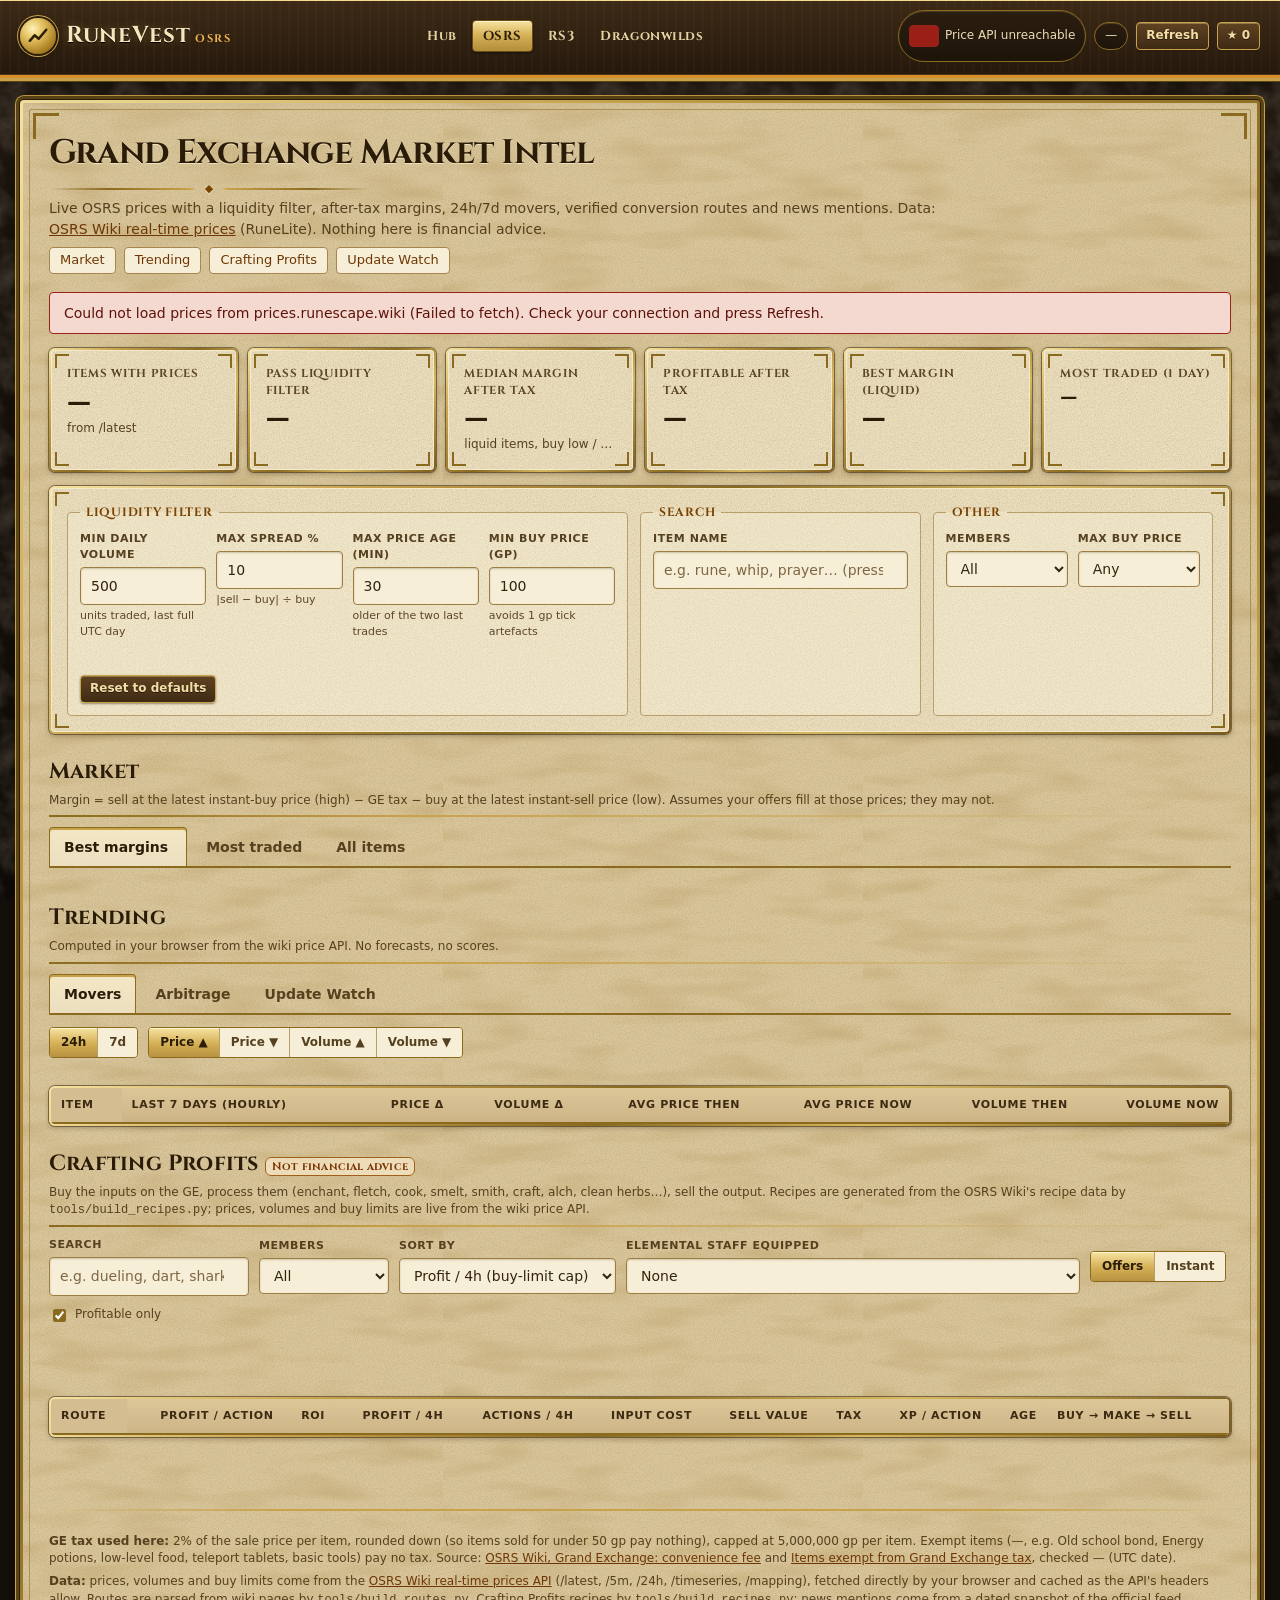
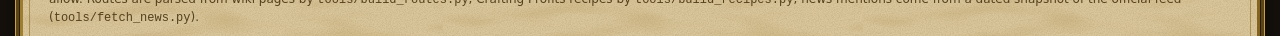
<file: osrs_invest_app.html>
<!DOCTYPE html>
<html lang="en">
<head>
<meta charset="UTF-8">
<title>RuneVest • OSRS tools (moved)</title>
<meta name="viewport" content="width=device-width, initial-scale=1">
<meta http-equiv="refresh" content="0; url=./osrs/">
<link rel="canonical" href="https://molvalkor.github.io/RuneVest.Com/osrs/">
<link rel="icon" href="data:,">
<style>body{background:#0f172a;color:#e2e8f0;font:16px system-ui,sans-serif;display:grid;place-items:center;min-height:100vh;margin:0}a{color:#fbbf24}</style>
</head>
<body>
<p>The OSRS tools now live at <a href="./osrs/">/osrs/</a>. The <a href="./">RuneVest hub</a> covers OSRS, RS3 and Dragonwilds.</p>
</body>
</html>
</file>
<file: assets/base.css>
/* RuneVest shared styles (originally the OSRS page's inline CSS). */
:root{--bg:#f6eed6;--panel:#ebdfbf;--panel2:#e4d6b1;--sheet:#d9c69b;--line:#b89e6c;--line2:#8a6a1f;--txt:#33240f;--mute:#55401f;--dim:#5c4626;--gold:#c8a24a;--gold2:#6b470c;--goldhi:#f3dc8f;--golddk:#8a6a1f;--up:#175c24;--down:#9a1f16;--blue:#1d4a82;--link:#6e3705;--accent:#c8a24a;--accent-ink:#6b470c;--accent-hdr:#f3dc8f;--r:6px;--head:'Cinzel','Trajan Pro','Palatino Linotype',Palatino,'Book Antiqua',Georgia,serif}
*{box-sizing:border-box}
html{-webkit-text-size-adjust:100%}
body{margin:0;background:var(--bg);color:var(--txt);font:14px/1.45 system-ui,-apple-system,"Segoe UI",Roboto,Inter,Helvetica,Arial,sans-serif}
a{color:var(--gold2)}
button,input,select{font:inherit;color:inherit}
.wrap{max-width:1400px;margin:0 auto;padding:0 20px}
.num,td.n,.mono{font-variant-numeric:tabular-nums}
.up{color:var(--up)}.down{color:var(--down)}.mute{color:var(--mute)}.dim{color:var(--dim)}.gold{color:var(--gold2)}
.sr-only{position:absolute;width:1px;height:1px;overflow:hidden;clip:rect(0 0 0 0);white-space:nowrap}
/* header */
.top{position:sticky;top:0;z-index:40;background:rgba(15,23,42,.94);backdrop-filter:blur(6px);border-bottom:1px solid var(--line)}
.top .wrap{display:flex;align-items:center;justify-content:space-between;gap:12px;padding-top:10px;padding-bottom:10px;flex-wrap:wrap}
.brand{display:flex;align-items:center;gap:10px;text-decoration:none;color:inherit}
.logo{width:36px;height:36px;border-radius:10px;background:var(--gold);display:grid;place-items:center}
.brand b{font-size:22px;letter-spacing:-.5px}.brand small{color:var(--gold);font-weight:700;letter-spacing:2px;font-size:11px;margin-left:4px}
.status{display:flex;align-items:center;gap:8px;flex-wrap:wrap;font-size:12px;color:var(--mute)}
.pill{display:inline-flex;align-items:center;gap:6px;border:1px solid var(--line);background:var(--panel);border-radius:999px;padding:4px 10px;font-size:12px;white-space:nowrap}
.dot{width:8px;height:8px;border-radius:50%;background:var(--dim)}.dot.ok{background:var(--up)}.dot.err{background:var(--down)}.dot.load{background:var(--gold);animation:p 1s infinite}
@keyframes p{50%{opacity:.3}}
.btn{border:1px solid var(--line);background:var(--panel);border-radius:10px;padding:7px 12px;cursor:pointer;font-weight:600;font-size:13px}
.btn:hover{border-color:var(--line2);background:#243349}.btn:disabled{opacity:.5;cursor:default}
.btn.sm{padding:4px 9px;font-size:12px;border-radius:8px}
/* hero */
.hero{padding:22px 0 8px}
.hero h1{margin:0;font-size:32px;letter-spacing:-.8px}
.hero p{margin:4px 0 0;color:var(--mute);max-width:900px}
/* cards & panels */
.panel{background:var(--panel);border:1px solid var(--line);border-radius:var(--r);padding:16px}
.metrics{display:grid;grid-template-columns:repeat(6,minmax(0,1fr));gap:10px;margin:14px 0}
.metric .k{font-size:11px;text-transform:uppercase;letter-spacing:.08em;color:var(--dim);font-weight:600}
.metric .v{font-size:24px;font-weight:700;margin-top:2px;font-variant-numeric:tabular-nums;white-space:nowrap;overflow:hidden;text-overflow:ellipsis}
.metric .s{font-size:12px;color:var(--mute);white-space:nowrap;overflow:hidden;text-overflow:ellipsis}
h2{font-size:22px;margin:0;letter-spacing:-.4px}
h3{margin:0;font-size:16px}
.sec{margin:22px 0}
.sec-head{display:flex;align-items:flex-end;justify-content:space-between;gap:10px;flex-wrap:wrap;margin-bottom:10px}
.note{font-size:12px;color:var(--mute);margin:4px 0 0}
/* filters */
.filters{display:grid;grid-template-columns:2fr 1fr 1fr;gap:12px}
.fgroup{border:1px solid var(--line);border-radius:12px;padding:10px 12px 12px;margin:0}
.fgroup legend{padding:0 6px;font-size:11px;letter-spacing:.08em;text-transform:uppercase;color:var(--gold2);font-weight:700}
.fgrid{display:grid;grid-template-columns:repeat(4,minmax(0,1fr));gap:10px}
.field label{display:block;font-size:11px;color:var(--mute);font-weight:600;margin-bottom:4px;text-transform:uppercase;letter-spacing:.05em}
.field input,.field select{width:100%;background:var(--bg);border:1px solid var(--line);border-radius:9px;padding:8px 10px}
.field input:focus,.field select:focus{outline:2px solid rgba(245,158,11,.5);border-color:var(--gold)}
.field .hint{font-size:11px;color:var(--dim);margin-top:3px}
.fsum{font-size:12px;color:var(--mute);margin-top:10px}
/* tabs */
.tabs{display:flex;gap:6px;border-bottom:1px solid var(--line);margin-bottom:12px;overflow-x:auto;scrollbar-width:none}
.tabs::-webkit-scrollbar{display:none}
.tab{background:none;border:0;border-bottom:2px solid transparent;padding:9px 14px;cursor:pointer;font-weight:600;color:var(--mute);white-space:nowrap}
.tab[aria-selected=true]{color:var(--txt);border-bottom-color:var(--gold)}
.tab:hover{color:var(--txt)}
.tab .cnt{font-size:11px;color:var(--dim);margin-left:4px}
.seg{display:inline-flex;border:1px solid var(--line);border-radius:10px;overflow:hidden}
.seg button{background:var(--bg);border:0;padding:6px 11px;cursor:pointer;font-size:12px;font-weight:600;color:var(--mute)}
.seg button[aria-pressed=true]{background:var(--gold);color:#111827}
.controls{display:flex;gap:10px;align-items:center;flex-wrap:wrap;margin-bottom:10px}
.controls label.chk{display:inline-flex;gap:6px;align-items:center;font-size:12px;color:var(--mute)}
.controls .field{min-width:130px}
/* item cards */
.grid{display:grid;grid-template-columns:repeat(auto-fill,minmax(250px,1fr));gap:10px}
.card{background:var(--panel);border:1px solid var(--line);border-radius:var(--r);padding:14px;cursor:pointer;text-align:left;width:100%;display:block}
.card:hover{border-color:var(--line2)}
.card .nm{font-weight:700;font-size:15px;line-height:1.25;display:flex;gap:6px;align-items:flex-start;justify-content:space-between}
.tag{display:inline-block;font-size:10px;font-weight:700;letter-spacing:.06em;padding:1px 6px;border-radius:5px;background:#052e16;color:#4ade80;vertical-align:middle}
.tag.warn{background:#451a03;color:#fdba74}.tag.gray{background:#334155;color:#cbd5e1}.tag.blue{background:#172554;color:#93c5fd}
.kv{display:grid;grid-template-columns:1fr 1fr;gap:6px 12px;margin-top:10px;font-size:12px}
.kv div span{display:block;color:var(--dim);font-size:10px;text-transform:uppercase;letter-spacing:.06em}
.kv b{font-variant-numeric:tabular-nums;font-size:14px}
.profit{margin-top:10px;display:flex;justify-content:space-between;align-items:center;background:var(--bg);border:1px solid var(--line);border-radius:10px;padding:6px 10px}
.empty{padding:28px;text-align:center;color:var(--mute)}
/* tables */
.tbl-wrap{overflow-x:auto;border:1px solid var(--line);border-radius:var(--r);background:var(--panel)}
table{width:100%;border-collapse:collapse;font-size:13px}
th{position:sticky;top:0;background:#273449;color:var(--mute);text-align:left;font-size:11px;letter-spacing:.06em;text-transform:uppercase;padding:9px 10px;white-space:nowrap;font-weight:700}
th.n,td.n{text-align:right}
th button{all:unset;cursor:pointer}
th button:focus-visible{outline:2px solid var(--gold)}
td{padding:8px 10px;border-top:1px solid var(--line);white-space:nowrap;vertical-align:middle}
tbody tr:hover{background:rgba(51,65,85,.35)}
td.name{white-space:normal;min-width:170px}
td.name button{all:unset;cursor:pointer;font-weight:600}
td.name button:hover{color:var(--gold2)}
td.sticky,th.sticky{position:sticky;left:0;background:var(--panel);z-index:1}
th.sticky{background:#273449;z-index:2}
tbody tr:hover td.sticky{background:#26344a}
.post .tbl-wrap td.sticky{background:var(--panel2)}
.post .tbl-wrap tbody tr:hover td.sticky{background:#1f2b3f}
.legs{font-size:11px;color:var(--mute);white-space:normal;min-width:220px;max-width:360px}
.more{display:flex;justify-content:center;padding:10px}
svg.spark{display:block}
/* banner */
.banner{border:1px solid #92400e;background:#1c1206;color:#fde68a;border-radius:12px;padding:10px 14px;margin-bottom:12px;font-size:13px}
.banner b{color:#fbbf24}
.news{display:grid;gap:12px;grid-template-columns:minmax(0,1fr)}
.post{min-width:0;background:var(--panel);border:1px solid var(--line);border-radius:var(--r);padding:14px}
.post .meta{font-size:12px;color:var(--dim)}
.post h3 a{color:var(--txt);text-decoration:none}.post h3 a:hover{color:var(--gold2)}
.post .tbl-wrap{margin-top:10px;background:var(--panel2)}
/* modal */
dialog{border:1px solid var(--line);background:var(--panel);color:var(--txt);border-radius:18px;padding:0;width:min(760px,96vw);max-height:92vh}
dialog::backdrop{background:rgba(2,6,23,.75)}
.mhead{display:flex;justify-content:space-between;gap:10px;padding:16px 18px;border-bottom:1px solid var(--line);align-items:flex-start}
.mbody{padding:16px 18px;overflow:auto;max-height:calc(92vh - 140px)}
.mgrid{display:grid;grid-template-columns:repeat(3,minmax(0,1fr));gap:10px}
.box{background:var(--bg);border:1px solid var(--line);border-radius:12px;padding:10px}
.box .k{font-size:10px;text-transform:uppercase;letter-spacing:.07em;color:var(--dim);font-weight:700}
.box .v{font-size:20px;font-weight:700;font-variant-numeric:tabular-nums}
.chart{margin-top:12px;background:var(--bg);border:1px solid var(--line);border-radius:12px;padding:10px}
footer{border-top:1px solid var(--line);margin-top:30px;padding:18px 0 40px;color:var(--mute);font-size:12px}
footer p{margin:6px 0}
details summary{cursor:pointer;color:var(--gold2)}
.err{background:#450a0a;border:1px solid #991b1b;color:#fecaca;border-radius:12px;padding:10px 14px;margin:10px 0}
/* crafting */
.chips{display:flex;gap:6px;flex-wrap:wrap;margin:0 0 10px}
.chip{border:1px solid var(--line);background:var(--bg);border-radius:999px;padding:5px 11px;cursor:pointer;font-size:12px;font-weight:600;color:var(--mute)}
.chip[aria-pressed=true]{background:var(--gold);border-color:var(--gold);color:#111827}
.chip .cnt{font-weight:500;opacity:.75;margin-left:3px}
.staffnote{font-size:12px;color:var(--mute);margin:0 0 8px}
.free{text-decoration:line-through;color:var(--dim)}
.cr-legs{font-size:11px;color:var(--mute);white-space:normal;min-width:240px;max-width:380px}
.nfa{font-size:11px;font-weight:700;color:#fdba74;border:1px solid #92400e;border-radius:6px;padding:1px 6px;white-space:nowrap}
.jump{display:flex;gap:8px;flex-wrap:wrap;margin-top:8px;font-size:13px}
.jump a{border:1px solid var(--line);border-radius:999px;padding:3px 10px;text-decoration:none;background:var(--panel)}
@media (max-width:1100px){.metrics{grid-template-columns:repeat(3,minmax(0,1fr))}.filters{grid-template-columns:1fr}}
@media (max-width:640px){
 .wrap{padding:0 12px}.hero h1{font-size:25px}
 .metrics{grid-template-columns:repeat(2,minmax(0,1fr));gap:8px}.metric .v{font-size:19px}
 .fgrid{grid-template-columns:repeat(2,minmax(0,1fr))}
 .brand b{font-size:19px}.status .pill.hide-sm{display:none}
 .mgrid{grid-template-columns:repeat(2,minmax(0,1fr))}
 .grid{grid-template-columns:1fr}
 td,th{padding:7px 8px}
 td.name{min-width:130px;max-width:170px}
 .legs{min-width:170px}
 .cr-legs{min-width:190px}
 .controls .field{min-width:0;flex:1 1 140px}
 .top .wrap{padding-top:8px;padding-bottom:8px;gap:8px}
 .logo{width:30px;height:30px}
}

/* ---------- hub additions ---------- */
.games{display:flex;gap:4px;flex-wrap:wrap}
.games a{color:var(--mute);text-decoration:none;font-weight:600;font-size:13px;padding:6px 10px;border-radius:9px;border:1px solid transparent;white-space:nowrap}
.games a:hover{color:var(--txt);background:var(--panel)}
.games a[aria-current=page]{color:#111827;background:var(--gold);border-color:var(--gold)}
@media (max-width:640px){.games{order:3;width:100%;overflow-x:auto;flex-wrap:nowrap;scrollbar-width:none}.games::-webkit-scrollbar{display:none}.games a{padding:5px 9px}}
/* roadmap / update watch */
.rm{display:grid;gap:10px}
.rm-item{display:grid;grid-template-columns:118px minmax(0,1fr);gap:12px;background:var(--panel);border:1px solid var(--line);border-radius:var(--r);padding:12px 14px}
.rm-item.past{opacity:.78}
.rm-when{font-weight:700;font-size:13px;line-height:1.3}
.rm-when .rel{display:block;font-weight:600;font-size:11px;color:var(--mute);margin-top:3px}
.rm-when .rel.soon{color:var(--gold2)}
.rm-item h3{font-size:15px;margin:0 0 3px;display:flex;gap:6px;flex-wrap:wrap;align-items:center}
.rm-item p{margin:4px 0 0;color:var(--mute);font-size:13px}
.rm-item .mkt{color:#cbd5e1;border-left:3px solid var(--gold);padding-left:8px;margin-top:6px}
.rm-src{font-size:12px;margin-top:6px;color:var(--dim)}
.rm-src a{margin-right:10px}
.basis{display:inline-block;font-size:10px;font-weight:700;letter-spacing:.05em;padding:1px 6px;border-radius:5px;text-transform:uppercase;white-space:nowrap}
.basis.official{background:#052e16;color:#4ade80}.basis.released{background:#334155;color:#cbd5e1}
.basis.poll{background:#172554;color:#93c5fd}.basis.roadmap-image{background:#3b0764;color:#d8b4fe}
.basis.re-evaluation{background:#451a03;color:#fdba74}
.rm-legend{display:flex;gap:10px;flex-wrap:wrap;font-size:12px;color:var(--mute);margin:6px 0 10px}
.rm-legend span{display:inline-flex;gap:5px;align-items:center}
.rm-filter{margin-bottom:10px}
@media (max-width:640px){.rm-item{grid-template-columns:1fr;gap:4px}.rm-when{display:flex;gap:8px;align-items:baseline}.rm-when .rel{margin:0}}
/* hub landing */
.gamecards{display:grid;grid-template-columns:repeat(3,minmax(0,1fr));gap:12px;margin:14px 0}
.gamecard{background:var(--panel);border:1px solid var(--line);border-radius:18px;padding:18px;display:flex;flex-direction:column;gap:10px;text-decoration:none;color:inherit;position:relative;overflow:hidden}
.gamecard:hover{border-color:var(--gold)}
.gamecard .eyebrow{font-size:11px;letter-spacing:.12em;text-transform:uppercase;font-weight:700;color:var(--gold2)}
.gamecard h2{font-size:21px}
.gamecard ul{margin:0;padding-left:18px;color:var(--mute);font-size:13px}
.gamecard ul li{margin:2px 0}
.gamecard .next{background:var(--bg);border:1px solid var(--line);border-radius:12px;padding:10px;font-size:13px}
.gamecard .next b{display:block;font-size:14px;color:var(--txt)}
.gamecard .go{margin-top:auto;font-weight:700;color:var(--gold2)}
.gamecard .live{font-size:12px;color:var(--mute)}
.stripe{position:absolute;inset:0 0 auto 0;height:4px}
@media (max-width:1000px){.gamecards{grid-template-columns:1fr}}
.kvline{display:flex;gap:16px;flex-wrap:wrap;font-size:12px;color:var(--mute)}
.calc{display:grid;grid-template-columns:repeat(4,minmax(0,1fr));gap:10px;align-items:end}
@media (max-width:640px){.calc{grid-template-columns:repeat(2,minmax(0,1fr))}}
.calc-out{margin-top:10px;display:grid;grid-template-columns:repeat(4,minmax(0,1fr));gap:10px}
@media (max-width:640px){.calc-out{grid-template-columns:repeat(2,minmax(0,1fr))}}
.pill.static{cursor:default}
.tree{font-size:13px;line-height:1.6}
.tree ul{list-style:none;margin:0;padding-left:18px;border-left:1px dashed var(--line2)}
.tree li{margin:2px 0}
.tree .q{color:var(--gold2);font-weight:700;font-variant-numeric:tabular-nums}
.tree .fac{color:var(--dim);font-size:11px}

/* =====================================================================
   Parchment theme: dark stone page, wood header, parchment sheet with
   gold trim. All textures are CSS gradients / inline SVG noise; no game
   art or Jagex assets. Cinzel is self-hosted (SIL OFL, assets/fonts).
   ===================================================================== */
@font-face{font-family:'Cinzel';font-style:normal;font-weight:400 900;font-display:swap;src:url(fonts/cinzel-latin.woff2) format('woff2')}
:root{
 --noise:url("data:image/svg+xml,%3Csvg xmlns='http://www.w3.org/2000/svg' width='180' height='180'%3E%3Cfilter id='n'%3E%3CfeTurbulence type='fractalNoise' baseFrequency='.85' numOctaves='3' stitchTiles='stitch'/%3E%3CfeColorMatrix values='0 0 0 0 .32 0 0 0 0 .22 0 0 0 0 .08 0 0 0 .5 -.18'/%3E%3C/filter%3E%3Crect width='100%25' height='100%25' filter='url(%23n)'/%3E%3C/svg%3E");
 --fibres:url("data:image/svg+xml,%3Csvg xmlns='http://www.w3.org/2000/svg' width='420' height='420'%3E%3Cfilter id='f'%3E%3CfeTurbulence type='fractalNoise' baseFrequency='.012 .05' numOctaves='2' seed='7'/%3E%3CfeColorMatrix values='0 0 0 0 .45 0 0 0 0 .3 0 0 0 0 .1 0 0 0 .9 -.42'/%3E%3C/filter%3E%3Crect width='100%25' height='100%25' filter='url(%23f)'/%3E%3C/svg%3E");
 --stone:url("data:image/svg+xml,%3Csvg xmlns='http://www.w3.org/2000/svg' width='240' height='240'%3E%3Cfilter id='s'%3E%3CfeTurbulence type='fractalNoise' baseFrequency='.035' numOctaves='4' seed='3'/%3E%3CfeColorMatrix values='0 0 0 0 .5 0 0 0 0 .42 0 0 0 0 .32 0 0 0 .55 -.2'/%3E%3C/filter%3E%3Crect width='100%25' height='100%25' filter='url(%23s)'/%3E%3C/svg%3E");
 --trim:linear-gradient(135deg,#f6e3a1 0%,#c8a24a 22%,#8a6a1f 48%,#d8b85e 70%,#7a5a18 100%);
 --corner:var(--golddk);
}
body[data-game=osrs]{--accent:#d9902a;--accent-ink:#7a4200;--accent-hdr:#f0b453}
body[data-game=rs3]{--accent:#4f86c6;--accent-ink:#1d4a82;--accent-hdr:#9cc3f0}
body[data-game=dw]{--accent:#8a5cc0;--accent-ink:#5b2d82;--accent-hdr:#cdb0f0}
html{background:#17120d}
body{color:var(--txt);background:var(--stone),radial-gradient(1200px 700px at 50% -10%,#3a2c1d 0%,transparent 70%),linear-gradient(#211911,#120d09);background-attachment:fixed;min-height:100vh}
a{color:var(--link)}
a:hover{color:var(--txt)}
:focus-visible{outline:2px solid var(--golddk);outline-offset:2px}
h1,h2,.brand b,.gamecard h2,.metric .k,.fgroup legend,.gamecard .eyebrow,dialog h2{font-family:var(--head)}
h1,h2{font-weight:700;letter-spacing:.01em}
/* ---- wood header with gold trim ---- */
.top{background:repeating-linear-gradient(90deg,rgba(255,255,255,.018) 0 2px,transparent 2px 9px),linear-gradient(#3d2a16,#24180c);backdrop-filter:none;border-bottom:0;box-shadow:0 1px 0 #f3dc8f inset,0 -3px 0 var(--accent) inset,0 -4px 0 #4a3415 inset,0 3px 0 #c8a24a,0 4px 0 #5d4513,0 8px 18px rgba(0,0,0,.55);color:#f1e4c3;padding-bottom:4px}
.top .wrap{padding-bottom:12px}
.brand b{font-size:23px;letter-spacing:.03em;color:#f6e7bf;text-shadow:0 1px 0 #000,0 0 10px rgba(200,162,74,.35)}
.brand small{color:var(--accent-hdr);font-family:var(--head);letter-spacing:.18em}
.logo{border-radius:50%;background:radial-gradient(circle at 35% 30%,#fff1b8 0%,#e3bf5f 32%,#a77d22 72%,#6b4d10 100%);box-shadow:0 0 0 2px #2a1c0b,0 0 0 3px #c8a24a,0 2px 6px rgba(0,0,0,.6)}
.top .status{color:#d9c69b}
.top .pill{background:linear-gradient(#2b1e10,#1d140a);border:1px solid #8a6a1f;color:#ecdcb4;box-shadow:inset 0 1px 0 rgba(243,220,143,.15)}
.top .pill b{color:#f6e7bf}
.games a{color:#e6d3a3;font-family:var(--head);font-weight:700;letter-spacing:.04em;border-radius:4px}
.games a:hover{color:#fff4d0;background:rgba(200,162,74,.16);border-color:rgba(200,162,74,.4)}
.games a[aria-current=page]{color:#2b1d08;background:linear-gradient(#f6e3a1,#d4af55 50%,#b38d3a);border-color:#6b4f14;box-shadow:inset 0 1px 0 #fff6cf,0 1px 2px rgba(0,0,0,.5)}
/* ---- buttons: dark leather with gold edge ---- */
.btn{background:linear-gradient(#5f4322,#3e2a14);color:#f3dfa6;border:1px solid #c8a24a;border-radius:4px;box-shadow:inset 0 1px 0 rgba(243,220,143,.35),0 1px 2px rgba(40,25,8,.45);text-shadow:0 1px 0 rgba(0,0,0,.5)}
.btn:hover{background:linear-gradient(#73522a,#4a3218);border-color:#f3dc8f;color:#fff4d0}
.btn.sm{border-radius:4px}
/* ---- the parchment sheet ---- */
main.wrap{position:relative;margin:22px auto 34px;width:min(1400px,calc(100% - 40px));max-width:none;padding:4px 26px 2px;border:3px solid transparent;border-radius:4px;
 background:var(--fibres) padding-box,var(--noise) padding-box,radial-gradient(130% 110% at 50% 45%,transparent 62%,rgba(110,70,20,.22) 100%) padding-box,linear-gradient(var(--sheet),var(--sheet)) padding-box,var(--trim) border-box;
 box-shadow:0 0 0 1px #2a1c0b,0 0 0 4px #5d4513,0 0 0 5px #c8a24a,0 14px 40px rgba(0,0,0,.7)}
main.wrap::before{content:"";position:absolute;inset:6px;pointer-events:none;border:1px solid rgba(138,106,31,.55);border-radius:2px}
/* ornate corner brackets */
.panel,.card,.post,.rm-item,.gamecard,dialog,main.wrap{--cs:14px;--ct:2px}
.panel,.card,.post,.rm-item,.gamecard{position:relative}
.panel::after,.card::after,.post::after,.rm-item::after,.gamecard::after,main.wrap::after{content:"";position:absolute;inset:4px;pointer-events:none;
 background:
  linear-gradient(var(--corner),var(--corner)) left top/var(--cs) var(--ct),linear-gradient(var(--corner),var(--corner)) left top/var(--ct) var(--cs),
  linear-gradient(var(--corner),var(--corner)) right top/var(--cs) var(--ct),linear-gradient(var(--corner),var(--corner)) right top/var(--ct) var(--cs),
  linear-gradient(var(--corner),var(--corner)) left bottom/var(--cs) var(--ct),linear-gradient(var(--corner),var(--corner)) left bottom/var(--ct) var(--cs),
  linear-gradient(var(--corner),var(--corner)) right bottom/var(--cs) var(--ct),linear-gradient(var(--corner),var(--corner)) right bottom/var(--ct) var(--cs);
 background-repeat:no-repeat}
main.wrap::after{inset:10px;--cs:26px;--ct:3px}
/* ---- parchment panels with gold bevel ---- */
.panel,.card,.post,.rm-item,.gamecard,.tbl-wrap,dialog{border:2px solid transparent;border-radius:var(--r);color:var(--txt);
 background:var(--noise) padding-box,radial-gradient(140% 120% at 50% 40%,transparent 60%,rgba(122,84,30,.14) 100%) padding-box,linear-gradient(var(--panel),var(--panel)) padding-box,var(--trim) border-box;
 box-shadow:0 0 0 1px rgba(58,40,15,.55),inset 0 0 0 1px rgba(255,248,220,.55),0 2px 5px rgba(40,25,8,.3)}
.card:hover,.gamecard:hover{box-shadow:0 0 0 1px rgba(58,40,15,.7),inset 0 0 0 1px rgba(255,248,220,.7),0 0 0 3px rgba(200,162,74,.45),0 4px 10px rgba(40,25,8,.35);border-color:transparent}
.card:focus-visible,.gamecard:focus-visible{outline:3px solid var(--golddk);outline-offset:2px}
.tbl-wrap{background:linear-gradient(var(--panel),var(--panel)) padding-box,var(--trim) border-box}
.post .tbl-wrap{background:linear-gradient(var(--panel2),var(--panel2)) padding-box,var(--trim) border-box}
.rm-item.past{opacity:1;--panel:#e1d3ae}
.rm-item.past h3,.rm-item.past .rm-when{color:var(--mute)}
/* text tones on parchment */
.hero h1{font-size:34px;color:#2b1c09;text-shadow:0 1px 0 rgba(255,246,214,.6)}
.hero h1::after{content:"\25C6";display:block;width:min(320px,80%);margin:6px 0 2px;color:var(--accent-ink);font-size:10px;line-height:10px;text-align:center;
 background:linear-gradient(90deg,transparent,var(--golddk) 18%,var(--gold) 44%,transparent 46%,transparent 54%,var(--gold) 56%,var(--golddk) 82%,transparent) center/100% 2px no-repeat}
.hero p{color:var(--mute)}
h2{color:#2b1c09}
.sec-head{padding-bottom:8px;background:linear-gradient(90deg,var(--golddk),var(--gold) 30%,rgba(200,162,74,.25) 80%,transparent) left bottom/100% 2px no-repeat}
.metric .k{font-size:11.5px;letter-spacing:.06em;color:var(--dim);font-weight:700}
.metric .v{color:#2b1c09}
.fgroup{border:1px solid var(--line);border-radius:4px;background:rgba(255,250,232,.25)}
.fgroup legend{color:var(--accent-ink);font-size:12px;letter-spacing:.06em}
.field label{color:var(--mute)}
.field input,.field select,#rc-qty{background:var(--bg) !important;color:var(--txt);border:1px solid #9c7d45 !important;border-radius:4px !important;box-shadow:inset 0 1px 2px rgba(90,60,20,.25)}
.field input::placeholder{color:#7d6644}
.field input:focus,.field select:focus{outline:2px solid var(--golddk);border-color:var(--golddk)}
.field .hint{color:var(--dim)}
/* tabs as gold-edged page tabs */
.tabs{border-bottom:2px solid var(--golddk);gap:4px}
.tab{color:var(--mute);border:1px solid transparent;border-bottom:0;border-radius:4px 4px 0 0;margin-bottom:-2px;border-bottom:2px solid transparent}
.tab:hover{color:var(--txt);background:rgba(200,162,74,.15)}
.tab[aria-selected=true]{color:#2b1c09;background:linear-gradient(#f3e7c6,var(--panel));border-color:var(--golddk);border-bottom:2px solid var(--panel);box-shadow:inset 0 2px 0 var(--gold)}
.tab .cnt{color:var(--dim)}
.seg{border:1px solid var(--golddk);border-radius:4px}
.seg button{background:var(--bg);color:var(--mute)}
.seg button+button{border-left:1px solid var(--line)}
.seg button[aria-pressed=true],.chip[aria-pressed=true]{background:linear-gradient(#f6e3a1,#d4af55 55%,#b8923f);color:#2b1d08;box-shadow:inset 0 1px 0 #fff6cf}
.chip{background:var(--bg);border:1px solid #a58550;color:var(--mute);border-radius:4px}
.chip:hover{border-color:var(--golddk);color:var(--txt)}
.chip[aria-pressed=true]{border-color:#6b4f14}
.chip[aria-pressed=true] .cnt{opacity:.9}
.controls label.chk{color:var(--mute)}
input[type=checkbox]{accent-color:#8a6a1f}
/* status / item tags: dark fills, light text, AA contrast */
.tag,.basis{border-radius:3px;border:1px solid rgba(0,0,0,.25)}
.tag,.basis.official{background:#1f5b2a;color:#f3f8ea}
.tag.gray,.basis.released{background:#5a4a37;color:#f6eedc}
.tag.blue,.basis.poll{background:#1d4477;color:#eef4ff}
.basis.roadmap-image{background:#5a2a7a;color:#f7eeff}
.tag.warn,.basis.re-evaluation{background:#94380a;color:#fff5e8}
.rm-legend{color:var(--mute)}
/* cards, kv, profit boxes */
.kv div span{color:var(--dim)}
.profit,.box,.chart,.gamecard .next{background:var(--bg);border:1px solid #b39860;border-radius:4px;box-shadow:inset 0 1px 3px rgba(90,60,20,.18)}
.box .k{color:var(--dim)}
.gamecard .next b{color:var(--txt)}
.gamecard .eyebrow{color:var(--accent-ink);letter-spacing:.1em;font-size:12px}
.gamecard ul{color:var(--mute)}
.gamecard .go{color:var(--link);font-family:var(--head);letter-spacing:.03em}
.gamecard .live{color:var(--dim)}
.gamecard .stripe{height:5px;inset:2px 2px auto 2px;border-radius:2px;opacity:.9}
.gamecard{border-radius:var(--r)}
/* tables */
th{background:linear-gradient(#dcc799,#cdb487);color:#3d2a12;border-bottom:2px solid var(--golddk)}
td{border-top:1px solid rgba(138,106,31,.35)}
tbody tr:nth-child(even) td{background-color:rgba(160,120,50,.06)}
tbody tr:hover,tbody tr:hover td{background-color:rgba(200,162,74,.2)}
td.sticky,th.sticky{background:var(--panel)}
th.sticky{background:#d4bd90}
tbody tr:nth-child(even) td.sticky{background:#e6d9b6}
tbody tr:hover td.sticky{background:#e0cd9d}
.post .tbl-wrap td.sticky{background:var(--panel2)}
.post .tbl-wrap tbody tr:hover td.sticky{background:#dcc898}
td.name button:hover,.post h3 a:hover{color:var(--link)}
.post h3 a{color:var(--txt)}
.post .meta{color:var(--dim)}
.legs,.cr-legs,.staffnote,.fsum,.note,.empty{color:var(--mute)}
.free{color:var(--dim)}
/* banners / errors */
.banner{background:linear-gradient(#f5e6bb,#ecd9a3);border:1px solid #9a6b14;border-left:5px solid var(--golddk);color:#3b2a12;border-radius:4px}
.banner b{color:#6b3a00}
.err{background:#f3d9cf;border:1px solid #9b2218;color:#5e120c;border-radius:4px}
.nfa{color:#7a3300;border-color:#a0601a;background:rgba(255,240,210,.6)}
.rm-item .mkt{color:var(--txt);border-left:3px solid var(--gold)}
.rm-when .rel{color:var(--dim)}.rm-when .rel.soon{color:var(--accent-ink)}
.rm-src{color:var(--dim)}
.jump a{background:var(--bg);border:1px solid #a58550;border-radius:4px;color:var(--link)}
.jump a:hover{border-color:var(--golddk);color:var(--txt)}
details summary{color:var(--link)}
.tree ul{border-left:1px dashed var(--golddk)}
.tree .q{color:var(--gold2)}
.tree .fac{color:var(--dim)}
/* modal */
dialog{border-radius:6px;padding:0}
dialog::backdrop{background:rgba(15,10,5,.78)}
.mhead{border-bottom:2px solid var(--golddk);background:linear-gradient(rgba(200,162,74,.18),transparent)}
dialog::after{content:"";position:absolute;inset:4px;pointer-events:none;
 background:linear-gradient(var(--corner),var(--corner)) left top/var(--cs) var(--ct),linear-gradient(var(--corner),var(--corner)) left top/var(--ct) var(--cs),linear-gradient(var(--corner),var(--corner)) right top/var(--cs) var(--ct),linear-gradient(var(--corner),var(--corner)) right top/var(--ct) var(--cs);background-repeat:no-repeat}
footer{border-top:0;color:var(--mute);background:linear-gradient(90deg,transparent,var(--gold) 20%,var(--gold) 80%,transparent) top/100% 2px no-repeat}
::selection{background:rgba(200,162,74,.45);color:#1d1306}
@media (max-width:640px){
 main.wrap{width:auto;margin:12px 6px 22px;padding:2px 12px 2px;box-shadow:0 0 0 1px #2a1c0b,0 0 0 3px #c8a24a,0 8px 22px rgba(0,0,0,.7)}
 main.wrap::after{--cs:16px;inset:8px}
 .hero h1{font-size:26px}
 .brand b{font-size:20px}
}
</file>
